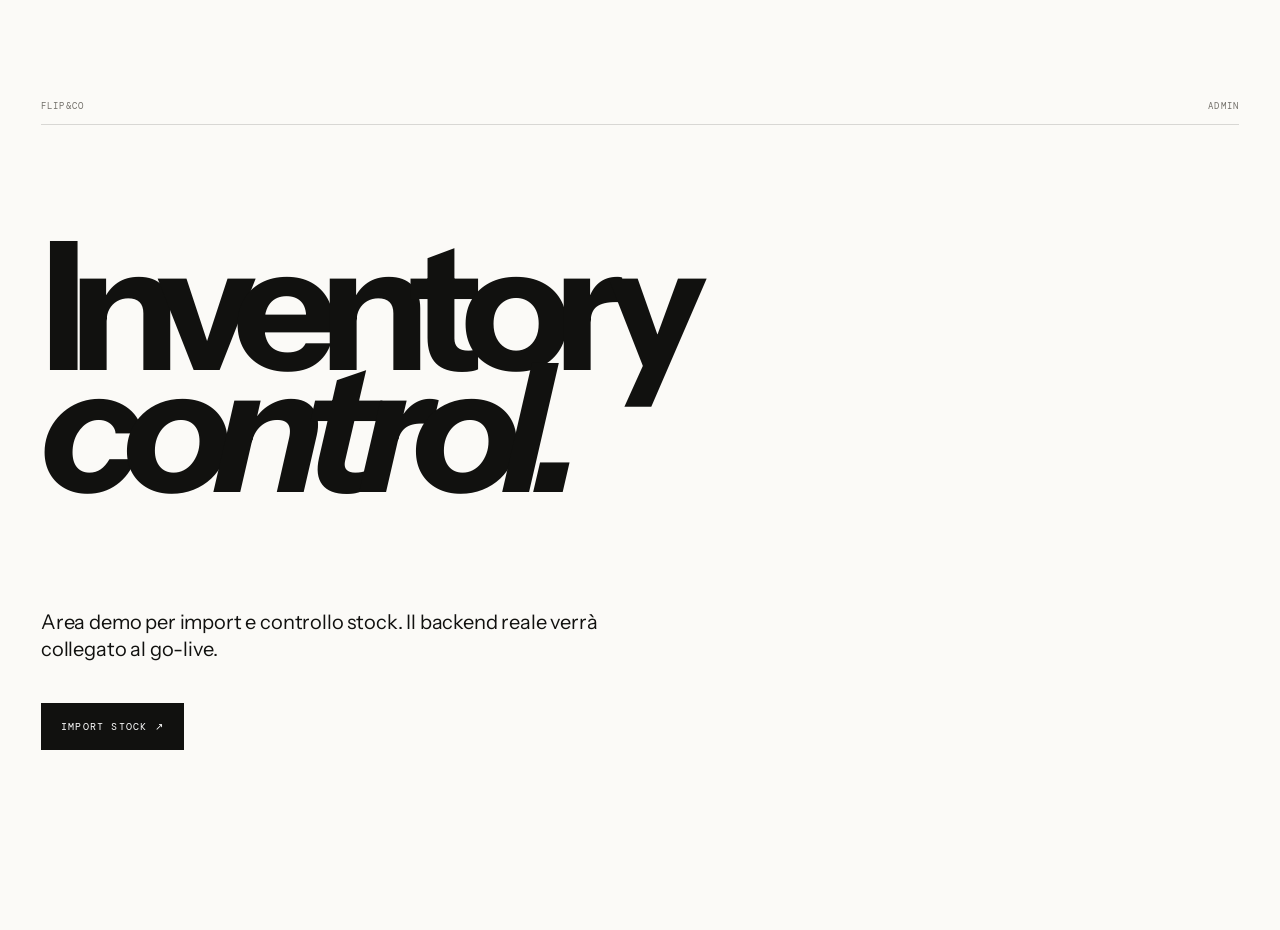
<file: admin/index.html>
<!doctype html><html lang="it"><head><meta charset="utf-8"><meta name="viewport" content="width=device-width,initial-scale=1"><title>Flip&Co Admin</title><link rel="stylesheet" href="../styles.css"></head><body><main class="admin wrap"><div class="section-line"><span>FLIP&CO</span><span>ADMIN</span></div><h1>Inventory<br><i>control.</i></h1><p>Area demo per import e controllo stock. Il backend reale verrà collegato al go-live.</p><a class="button dark" href="import.html">IMPORT STOCK ↗</a></main></body></html>
</file>
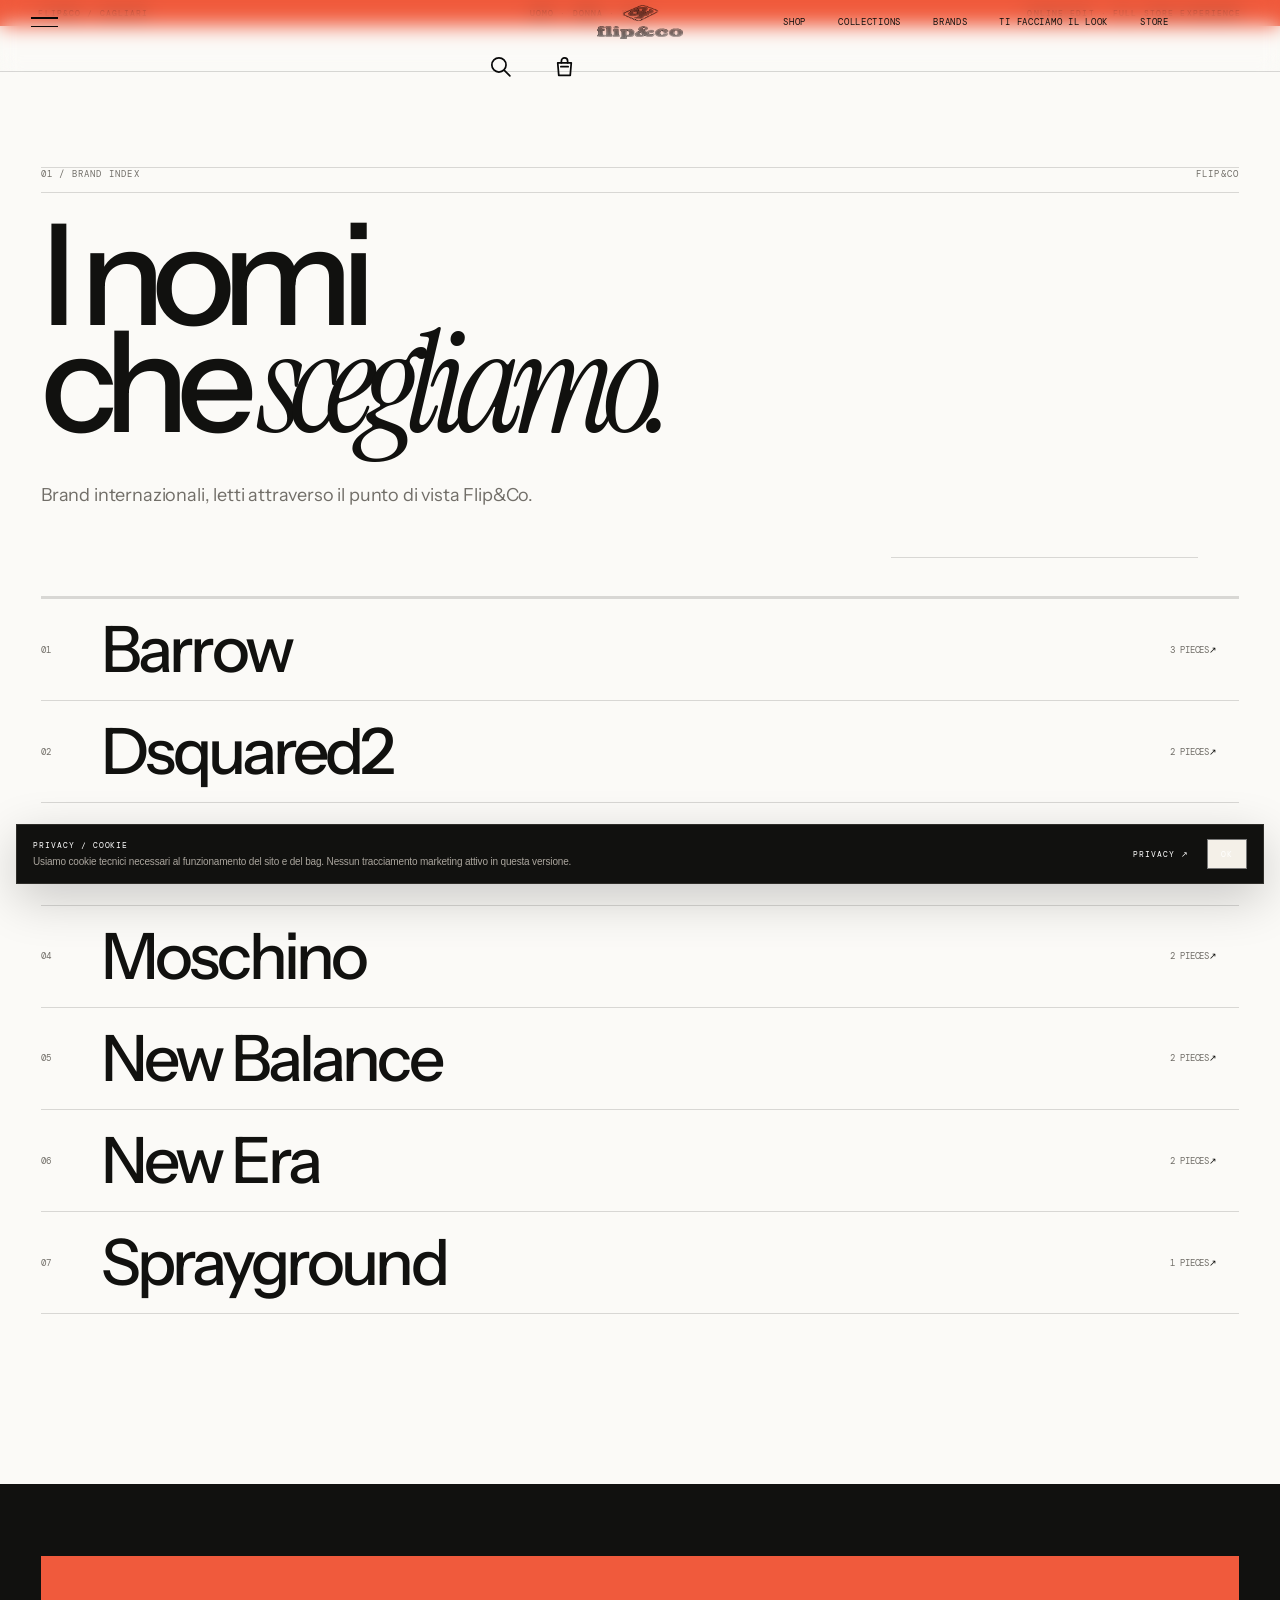
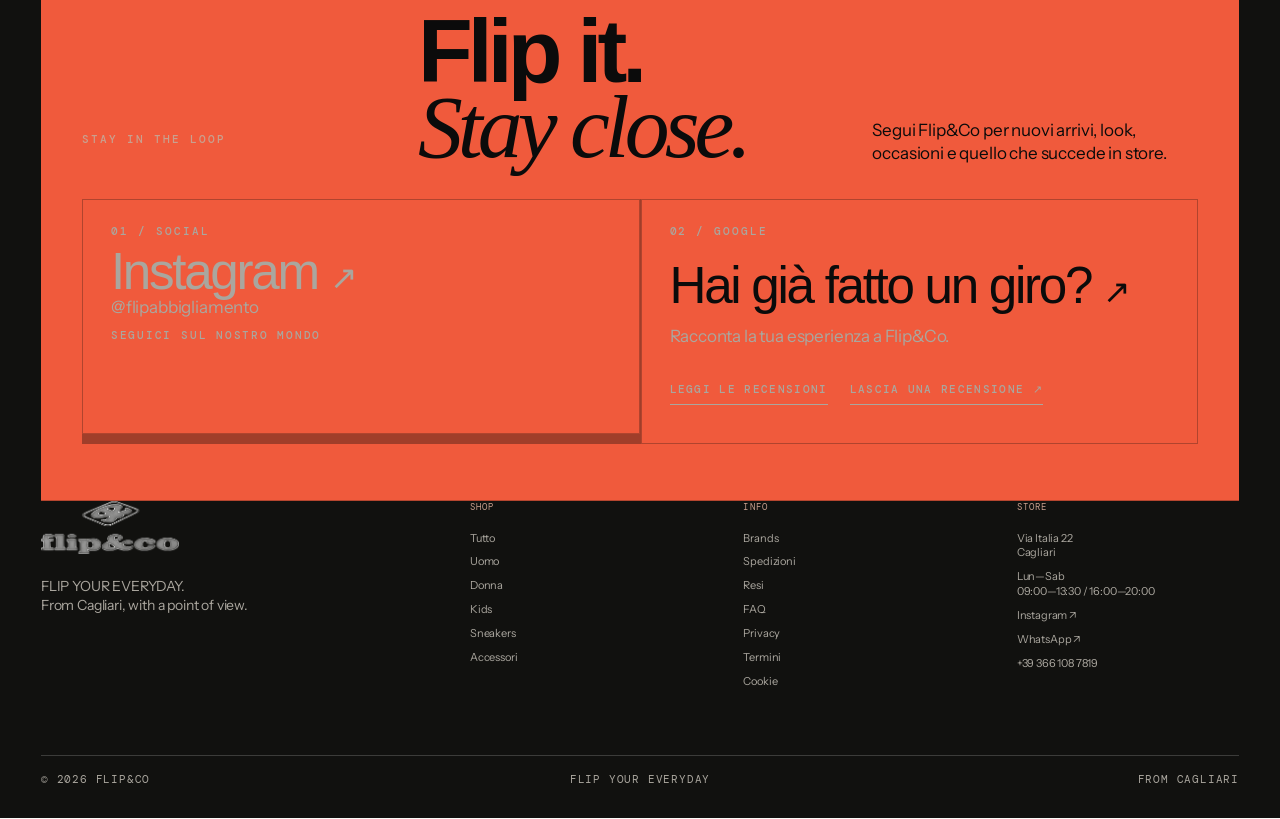
<file: brand.html>
<!DOCTYPE html>
<html lang="it"><head><meta charset="utf-8"/><meta content="width=device-width,initial-scale=1" name="viewport"/><title>Brands — Flip&amp;Co</title><link href="styles.css?v=52.6" rel="stylesheet"/><meta content="Scopri i brand selezionati da Flip&amp;Co e la loro presenza nell'Online Edit." name="description"/><meta content="#F4F1EA" name="theme-color"/></head><body><div id="siteHeader"></div><main><section class="page-hero wrap"><div class="section-line"><span>01 / BRAND INDEX</span><span>FLIP&amp;CO</span></div><h1>I nomi<br/>che <i>scegliamo.</i></h1><p>Brand internazionali, letti attraverso il punto di vista Flip&amp;Co.</p></section><section class="brands-page wrap" id="brands"></section></main><div id="siteFooter"></div><div id="cartRoot"></div><script src="js/data.js?v=52.6"></script><script src="js/commerce.js?v=52.6"></script><script src="js/site.js?v=55.0"></script><script src="js/brand.js?v=52.6"></script></body></html>
</file>
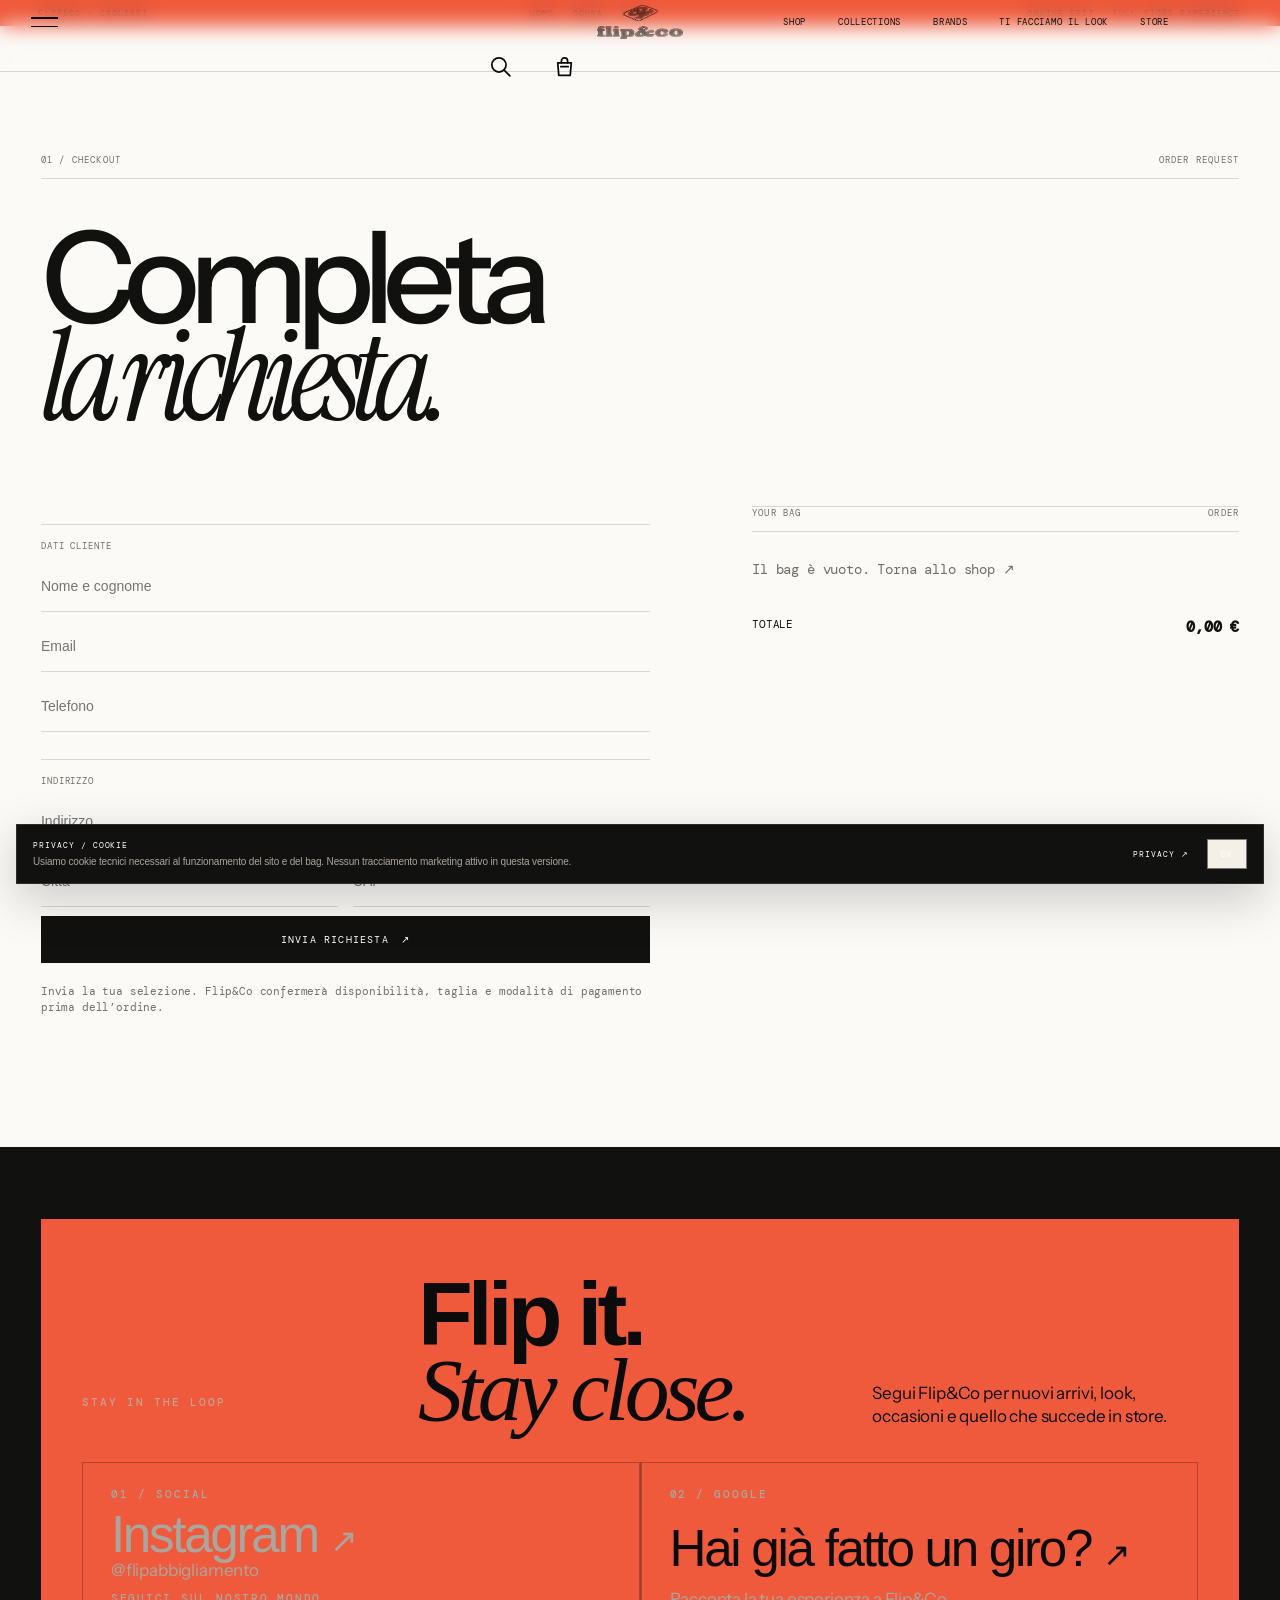
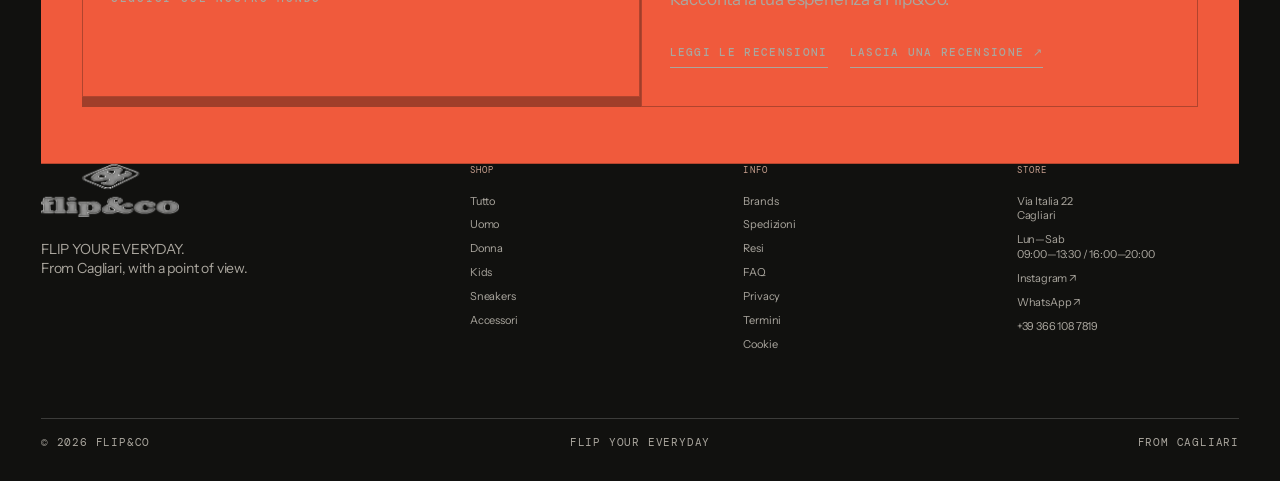
<file: checkout.html>
<!DOCTYPE html>
<html lang="it"><head><meta charset="utf-8"/><meta content="width=device-width,initial-scale=1" name="viewport"/><title>Checkout — Flip&amp;Co</title><link href="styles.css?v=52.6" rel="stylesheet"/><meta content="Invia la tua selezione a Flip&amp;Co e richiedi conferma di disponibilità e ordine." name="description"/><meta content="#F4F1EA" name="theme-color"/></head><body><div id="siteHeader"></div><main class="checkout wrap"><div class="section-line"><span>01 / CHECKOUT</span><span>ORDER REQUEST</span></div><h1>Completa<br/><i>la richiesta.</i></h1><div class="checkout-grid"><form class="form" id="checkoutForm"><label>DATI CLIENTE</label><input name="name" placeholder="Nome e cognome" required=""/><input name="email" placeholder="Email" required="" type="email"/><input name="phone" placeholder="Telefono"/><label>INDIRIZZO</label><input name="address" placeholder="Indirizzo" required=""/><div class="two"><input name="city" placeholder="Città" required=""/><input name="zip" placeholder="CAP" required=""/></div><button class="button dark full" type="submit">INVIA RICHIESTA <span>↗</span></button><p class="form-note">Invia la tua selezione. Flip&amp;Co confermerà disponibilità, taglia e modalità di pagamento prima dell’ordine.</p></form><aside class="order-summary"><div class="section-line"><span>YOUR BAG</span><span>ORDER</span></div><div id="checkoutItems"></div><div class="summary-total"><span>TOTALE</span><strong id="checkoutTotal">€ 0,00</strong></div></aside></div></main><div id="siteFooter"></div><div id="cartRoot"></div><script src="js/data.js?v=52.6"></script><script src="js/commerce.js?v=52.6"></script><script src="js/site.js?v=55.0"></script><script src="js/checkout.js?v=52.6"></script></body></html>
</file>
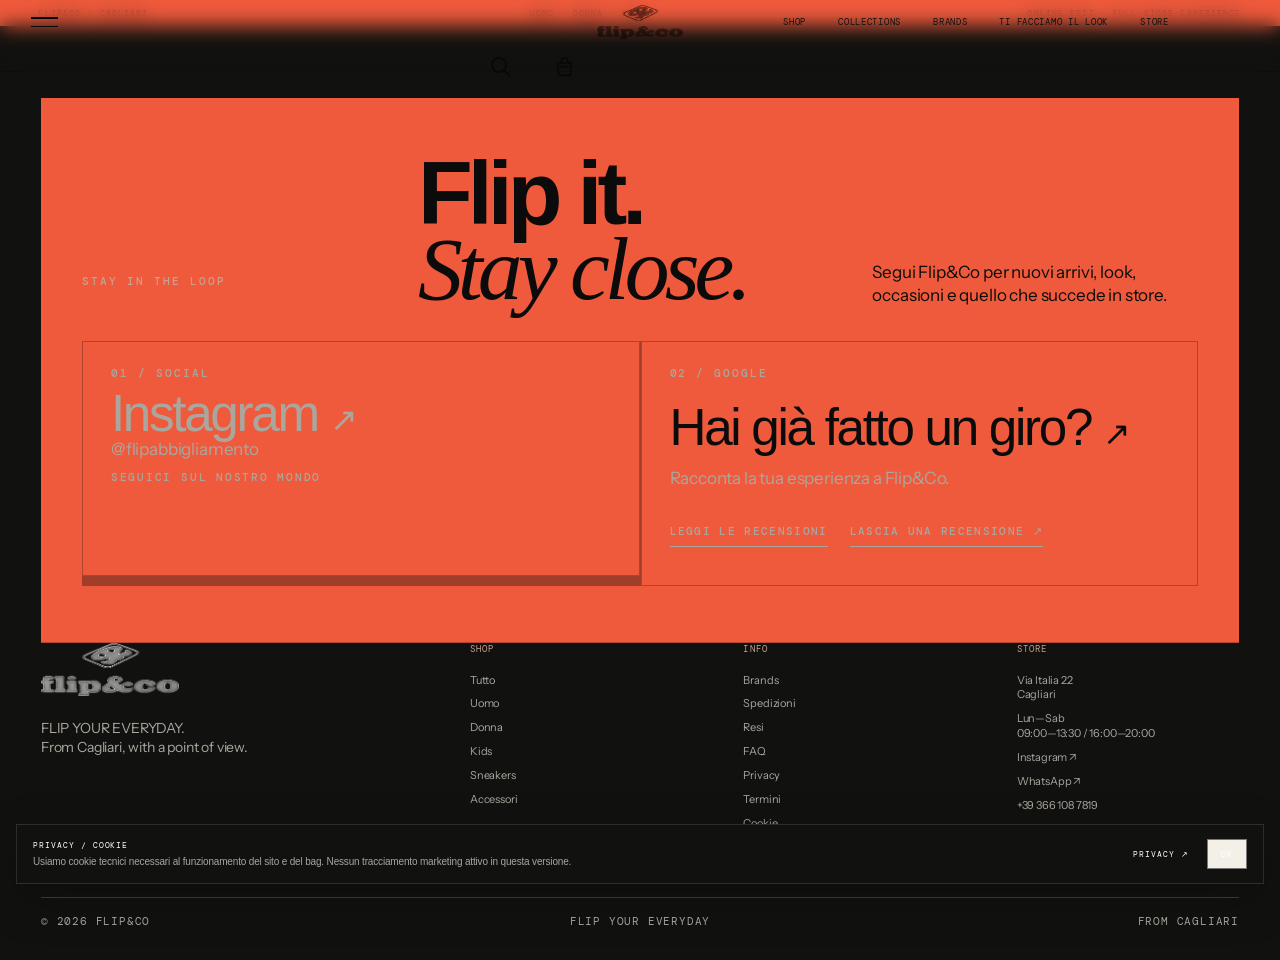
<file: collection.html>
<!DOCTYPE html>
<html lang="it"><head><meta charset="utf-8"/><meta content="width=device-width,initial-scale=1" name="viewport"/><title>Collection — Flip&amp;Co</title><link href="styles.css?v=52.6" rel="stylesheet"/><meta content="Scopri la selezione Flip&amp;Co della collection." name="description"/><meta content="#F4F1EA" name="theme-color"/></head><body><div id="siteHeader"></div><main id="collectionHero"></main><div id="siteFooter"></div><div id="cartRoot"></div><script src="js/data.js?v=52.6"></script><script src="js/commerce.js?v=52.6"></script><script src="js/site.js?v=55.0"></script><script src="js/collection.js?v=52.6"></script></body></html>
</file>
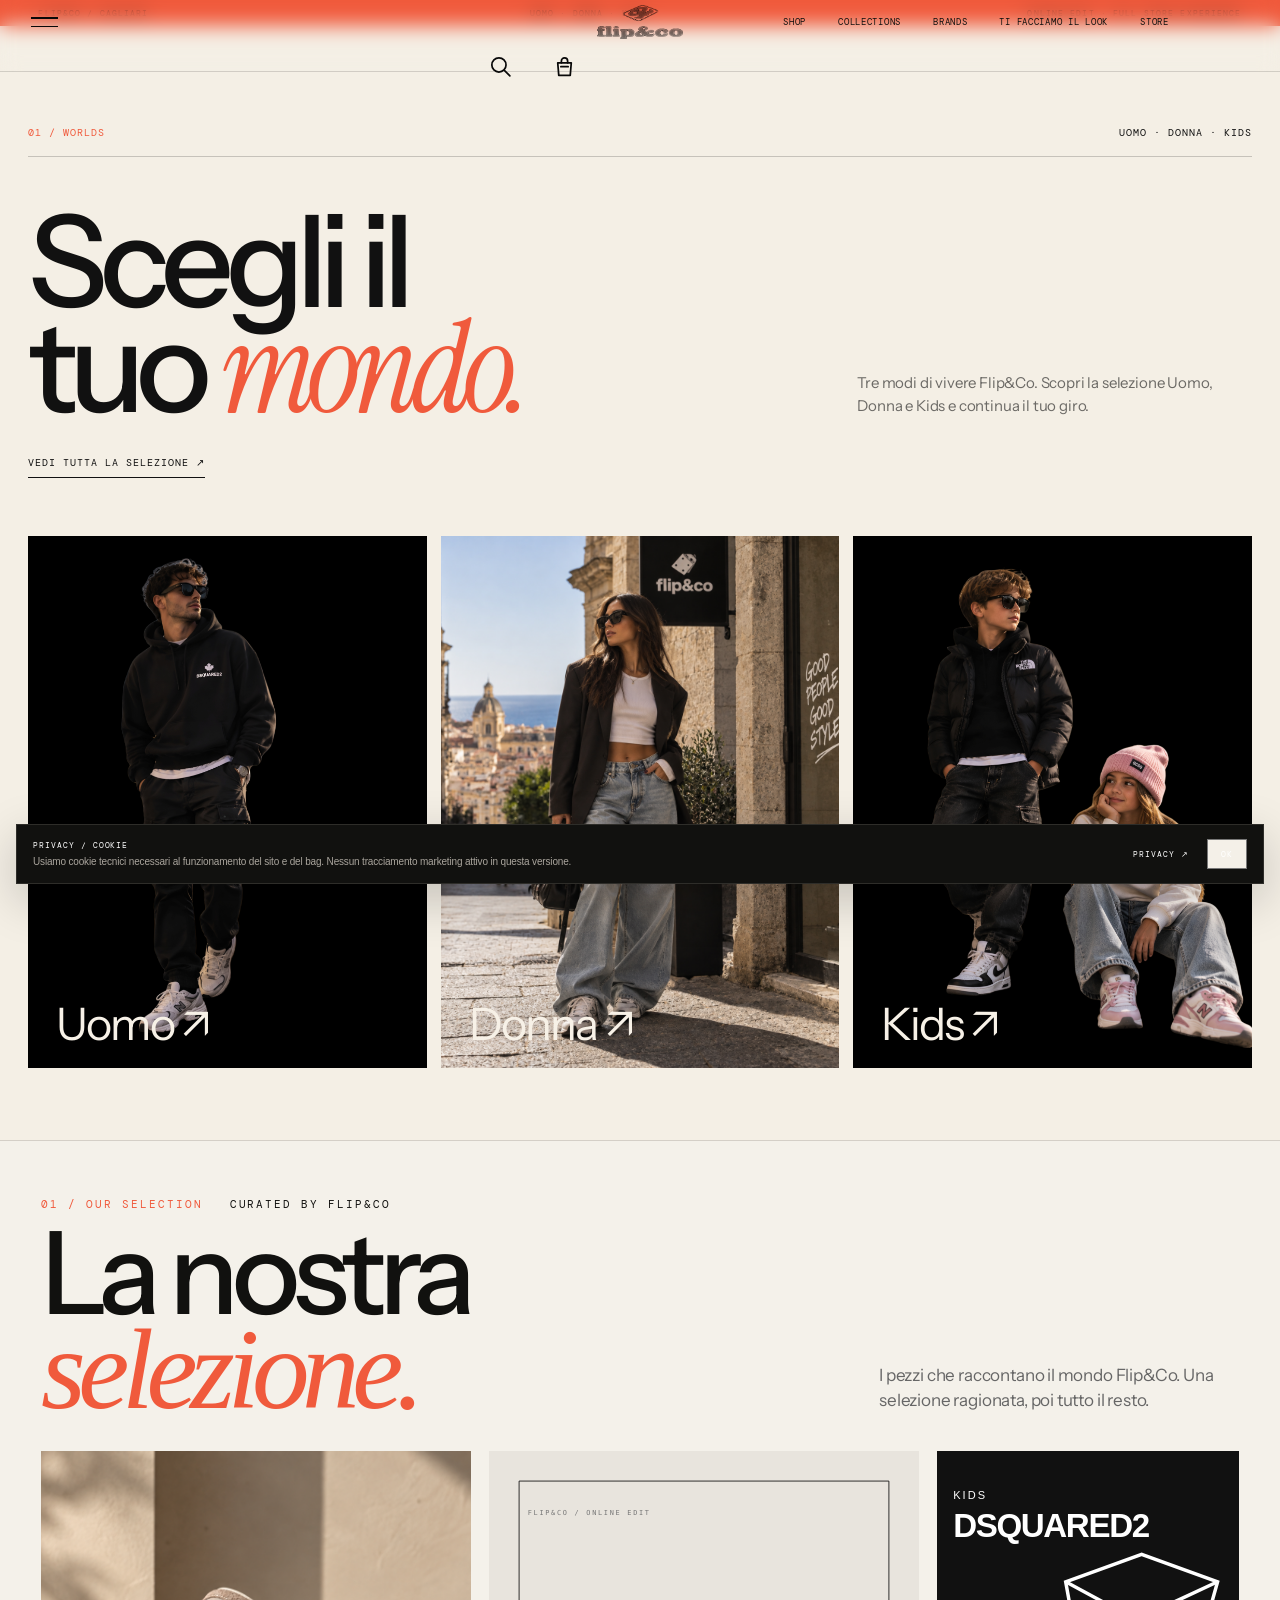
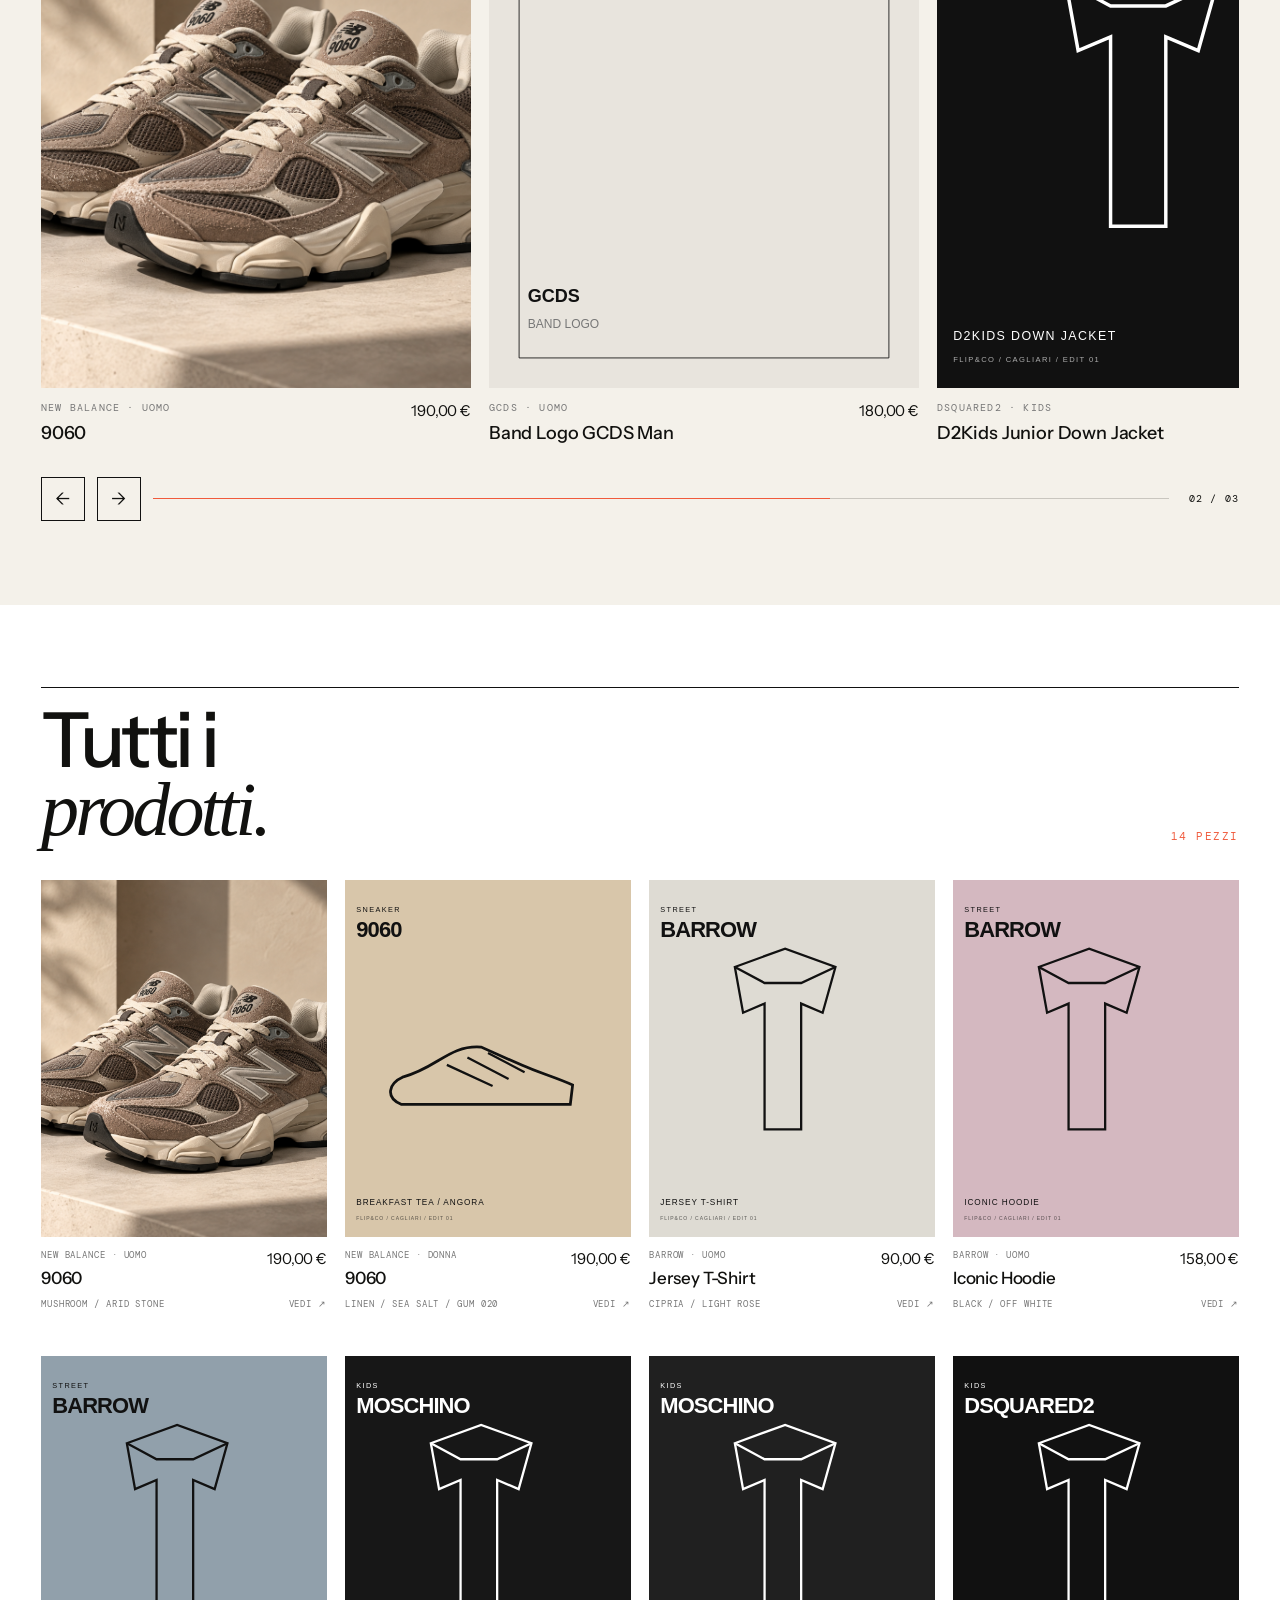
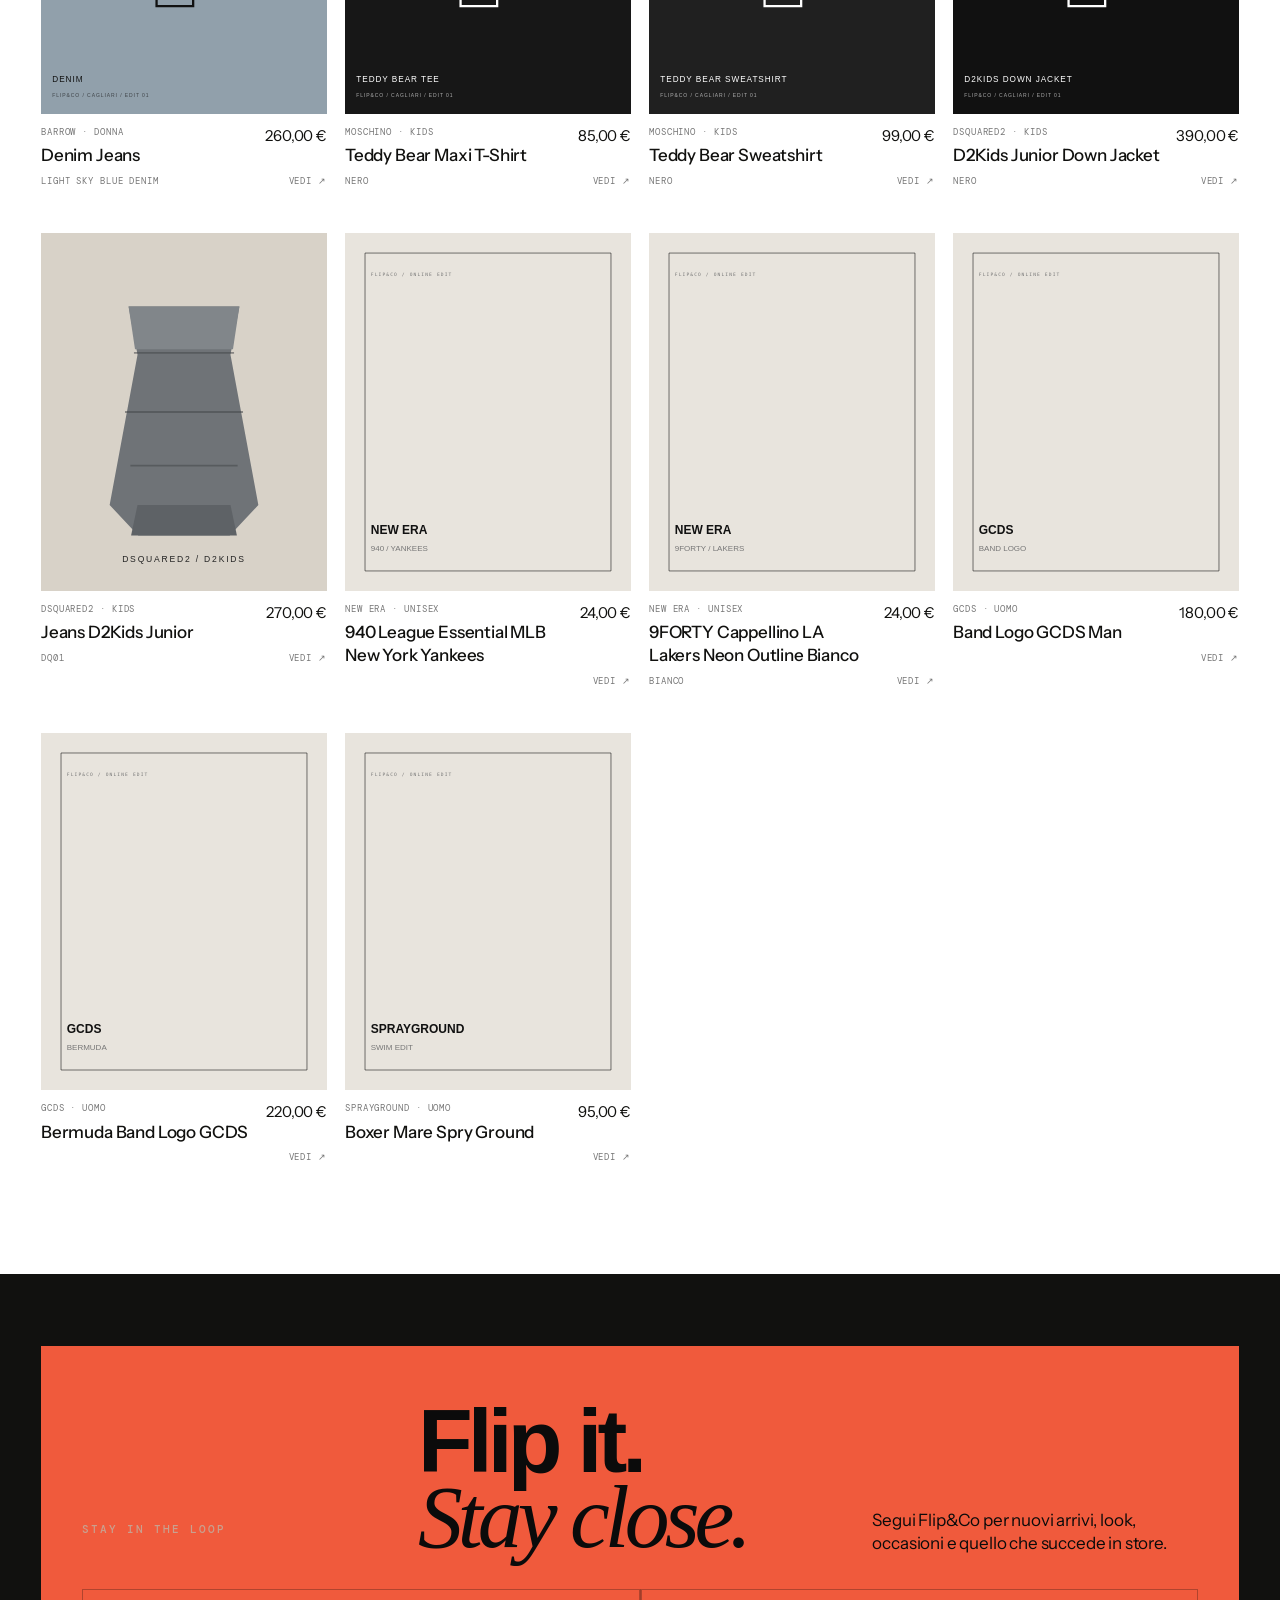
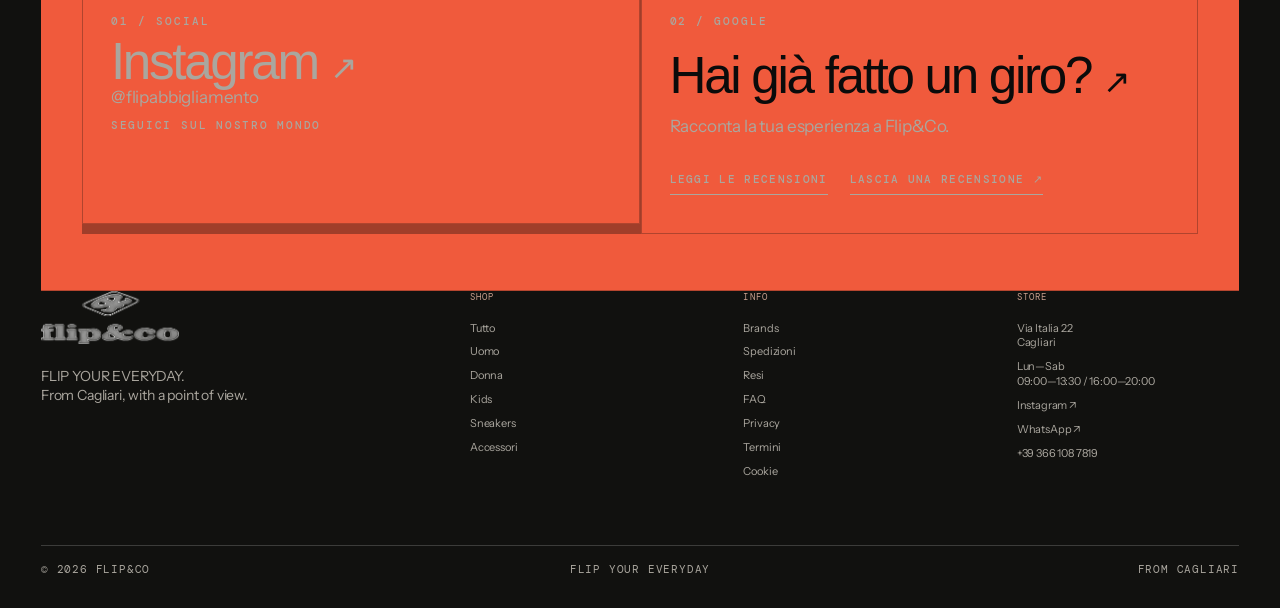
<file: collections.html>
<!DOCTYPE html>
<html lang="it">
<head>
<meta charset="utf-8"/>
<meta name="viewport" content="width=device-width,initial-scale=1"/>
<title>Collections — Flip&amp;Co</title>
<link href="styles.css?v=52.6" rel="stylesheet"/>
<meta content="La selezione Flip&amp;Co e tutti i prodotti disponibili online." name="description"/>
<meta content="#F4F1EA" name="theme-color"/>
<style>
  .c514-page{padding-bottom:0}
  .c514-selection{padding:56px 0 84px;background:#f4f1ea}
  .c514-head{display:flex;justify-content:space-between;gap:32px;align-items:flex-end;margin-bottom:34px}
  .c514-kicker{font-family:var(--mono,monospace);font-size:11px;letter-spacing:.18em;text-transform:uppercase;margin-bottom:14px}
  .c514-kicker span:first-child{color:#f05a3c}
  .c514-head h1{font-size:clamp(58px,9vw,126px);line-height:.82;letter-spacing:-.065em;margin:0;font-weight:500}
  .c514-head h1 em{font-family:var(--serif,Georgia,serif);font-weight:400;color:#f05a3c}
  .c514-head-copy{max-width:360px;font-size:17px;line-height:1.45;color:#666;margin-bottom:4px}
  .c514-carousel{position:relative}
  .c514-viewport{display:flex;gap:18px;overflow-x:auto;scroll-snap-type:x mandatory;scroll-behavior:smooth;padding:0 0 10px;scrollbar-width:none}
  .c514-viewport::-webkit-scrollbar{display:none}
  .c514-card{flex:0 0 min(72vw,430px);scroll-snap-align:start;color:inherit;text-decoration:none}
  .c514-image{position:relative;background:#ebe9e3;aspect-ratio:4/5;overflow:hidden}
  .c514-image img{width:100%;height:100%;object-fit:cover;display:block}
  .c514-meta{display:flex;justify-content:space-between;gap:16px;padding-top:13px;font-size:15px}
  .c514-meta small{display:block;font-family:var(--mono,monospace);font-size:10px;letter-spacing:.12em;text-transform:uppercase;color:#777;margin-bottom:6px}
  .c514-meta strong{font-size:18px;font-weight:500}
  .c514-price{white-space:nowrap}
  .c514-controls{display:flex;align-items:center;gap:12px;margin-top:22px}
  .c514-arrow{width:44px;height:44px;border:1px solid #111;background:transparent;font-size:18px;cursor:pointer}
  .c514-progress{height:1px;background:#c9c6bf;flex:1;position:relative}
  .c514-progress i{position:absolute;left:0;top:0;height:1px;background:#f05a3c;width:25%;transition:width .25s}
  .c514-index{font-family:var(--mono,monospace);font-size:10px;letter-spacing:.12em;min-width:58px;text-align:right}
  .c514-all{padding:82px 0 110px;background:#fff}
  .c514-all-head{display:flex;justify-content:space-between;align-items:flex-end;border-top:1px solid #111;padding-top:18px;margin-bottom:36px}
  .c514-all-head h2{font-size:clamp(38px,6vw,76px);line-height:.9;letter-spacing:-.05em;margin:0;font-weight:500}
  .c514-all-head h2 em{font-family:var(--serif,Georgia,serif);font-weight:400}
  .c514-count{font-family:var(--mono,monospace);font-size:11px;letter-spacing:.14em;color:#f05a3c}
  .c514-grid{display:grid;grid-template-columns:repeat(4,minmax(0,1fr));gap:46px 18px}
  .c514-product{color:inherit;text-decoration:none;min-width:0}
  .c514-product-image{background:#eee;aspect-ratio:4/5;overflow:hidden;position:relative}
  .c514-product-image img{width:100%;height:100%;object-fit:cover;display:block;transition:transform .5s ease}
  .c514-product:hover .c514-product-image img{transform:scale(1.025)}
  .c514-product-meta{padding-top:12px;display:flex;justify-content:space-between;gap:10px}
  .c514-product-meta small{display:block;font-family:var(--mono,monospace);font-size:9px;letter-spacing:.1em;text-transform:uppercase;color:#777;margin-bottom:6px}
  .c514-product-meta b{display:block;font-size:17px;font-weight:500}
  .c514-product-price{white-space:nowrap;font-size:15px}
  .c514-product-foot{display:flex;justify-content:space-between;margin-top:8px;font-family:var(--mono,monospace);font-size:9px;letter-spacing:.1em;text-transform:uppercase;color:#777}
  @media(max-width:760px){
    .c514-selection{padding:38px 0 62px}
    .c514-head{display:block;margin-bottom:24px}
    .c514-head h1{font-size:62px}
    .c514-head-copy{margin-top:18px;font-size:16px}
    .c514-card{flex-basis:78vw}
    .c514-all{padding:62px 0 76px}
    .c514-all-head{margin-bottom:24px}
    .c514-grid{grid-template-columns:repeat(2,minmax(0,1fr));gap:34px 14px}
    .c514-product-meta{display:block}
    .c514-product-price{margin-top:8px}
  }
</style>
</head>
<body>
<div id="siteHeader"></div>
<main class="c514-page">
<section class="f53-worlds">
  <div class="f53-worlds-inner">
    <div class="f53-worlds-label"><span>01 / WORLDS</span><span>UOMO · DONNA · KIDS</span></div>
    <div class="f53-worlds-heading">
      <h1>Scegli il<br/>tuo <em>mondo.</em></h1>
      <p>Tre modi di vivere Flip&amp;Co. Scopri la selezione Uomo, Donna e Kids e continua il tuo giro.</p>
    </div>
    <a class="f53-worlds-link" href="shop.html">VEDI TUTTA LA SELEZIONE ↗</a>
    <div class="f53-worlds-grid">
      <a class="f53-world-card" href="shop.html?category=Uomo">
        <div class="f53-world-media"><img src="assets/editorial/home/flipco-uomo.jpg" alt="Flip&Co Uomo" loading="lazy"><span>Uomo ↗</span></div>
      </a>
      <a class="f53-world-card" href="shop.html?category=Donna">
        <div class="f53-world-media"><img src="assets/editorial/home/flipco-donna.jpg" alt="Flip&Co Donna" loading="lazy"><span>Donna ↗</span></div>
      </a>
      <a class="f53-world-card" href="shop.html?category=Kids">
        <div class="f53-world-media"><img src="assets/editorial/home/flipco-kids.jpg" alt="Flip&Co Kids" loading="lazy"><span>Kids ↗</span></div>
      </a>
    </div>
  </div>
</section>

<section class="c514-selection" id="selection">
  <div class="wrap">
    <div class="c514-head">
      <div>
        <div class="c514-kicker"><span>01 / OUR SELECTION</span><span> &nbsp; CURATED BY FLIP&amp;CO</span></div>
        <h1>La nostra<br/><em>selezione.</em></h1>
      </div>
      <p class="c514-head-copy">I pezzi che raccontano il mondo Flip&amp;Co. Una selezione ragionata, poi tutto il resto.</p>
    </div>
    <div class="c514-carousel">
      <div class="c514-viewport" id="selectionViewport" aria-label="La nostra selezione"></div>
      <div class="c514-controls">
        <button class="c514-arrow" id="selectionPrev" type="button" aria-label="Precedente">←</button>
        <button class="c514-arrow" id="selectionNext" type="button" aria-label="Successivo">→</button>
        <div class="c514-progress"><i id="selectionProgress"></i></div>
        <span class="c514-index" id="selectionIndex">01 / 04</span>
      </div>
    </div>
  </div>
</section>

<section class="c514-all" id="all-products">
  <div class="wrap">
    <div class="c514-all-head">
      <h2>Tutti i<br/><em>prodotti.</em></h2>
      <span class="c514-count" id="allCount">00 PEZZI</span>
    </div>
    <div class="c514-grid" id="allProducts"></div>
  </div>
</section>
</main>
<div id="siteFooter"></div>
<div id="cartRoot"></div>
<script src="js/data.js?v=52.6"></script>
<script src="js/commerce.js?v=52.6"></script>
<script src="js/site.js?v=55.0"></script>
<script src="js/collections.js?v=52.6"></script>
</body>
</html>
</file>
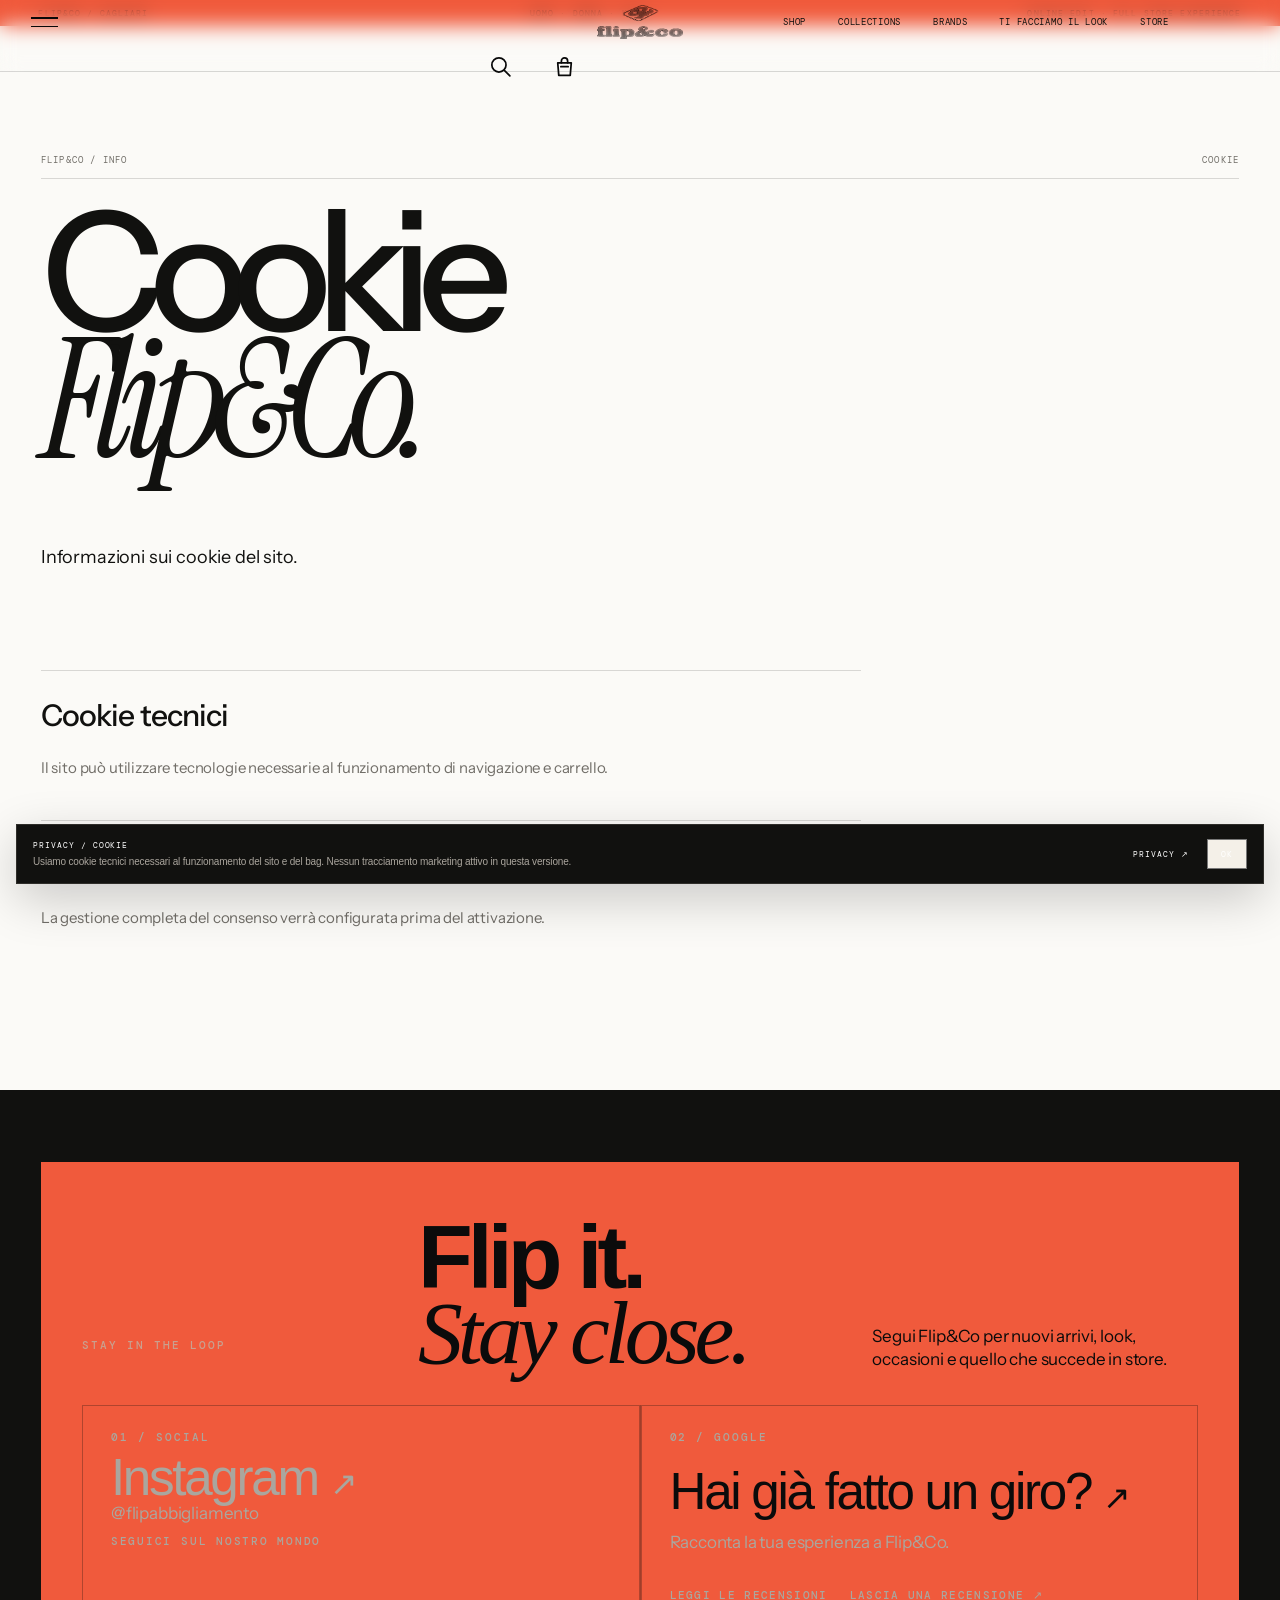
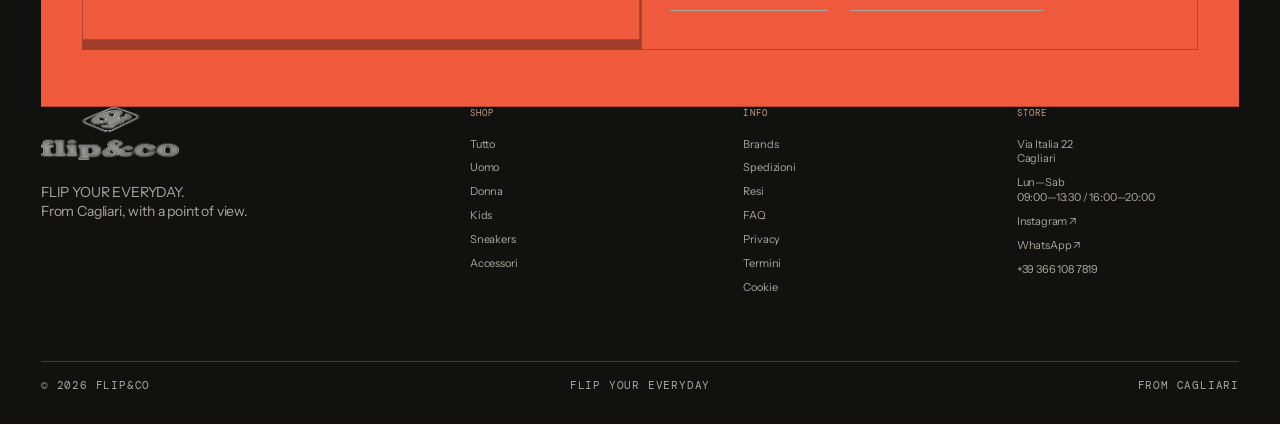
<file: cookies.html>
<!DOCTYPE html>
<html lang="it"><head><meta charset="utf-8"/><meta content="width=device-width,initial-scale=1" name="viewport"/><title>Cookie — Flip&amp;Co</title><link href="styles.css?v=52.6" rel="stylesheet"/><meta content="Informazioni sui cookie utilizzati da Flip&amp;Co." name="description"/><meta content="#F4F1EA" name="theme-color"/></head><body><div id="siteHeader"></div><main class="legal wrap"><div class="section-line"><span>FLIP&amp;CO / INFO</span><span>COOKIE</span></div><h1>Cookie<br/><i>Flip&amp;Co.</i></h1><p class="legal-intro">Informazioni sui cookie del sito.</p><div class="legal-body"><section><h2>Cookie tecnici</h2><p>Il sito può utilizzare tecnologie necessarie al funzionamento di navigazione e carrello.</p></section><section><h2>Preferenze</h2><p>La gestione completa del consenso verrà configurata prima del attivazione.</p></section></div></main><div id="siteFooter"></div><div id="cartRoot"></div><script src="js/data.js?v=52.6"></script><script src="js/commerce.js?v=52.6"></script><script src="js/site.js?v=55.0"></script></body></html>
</file>
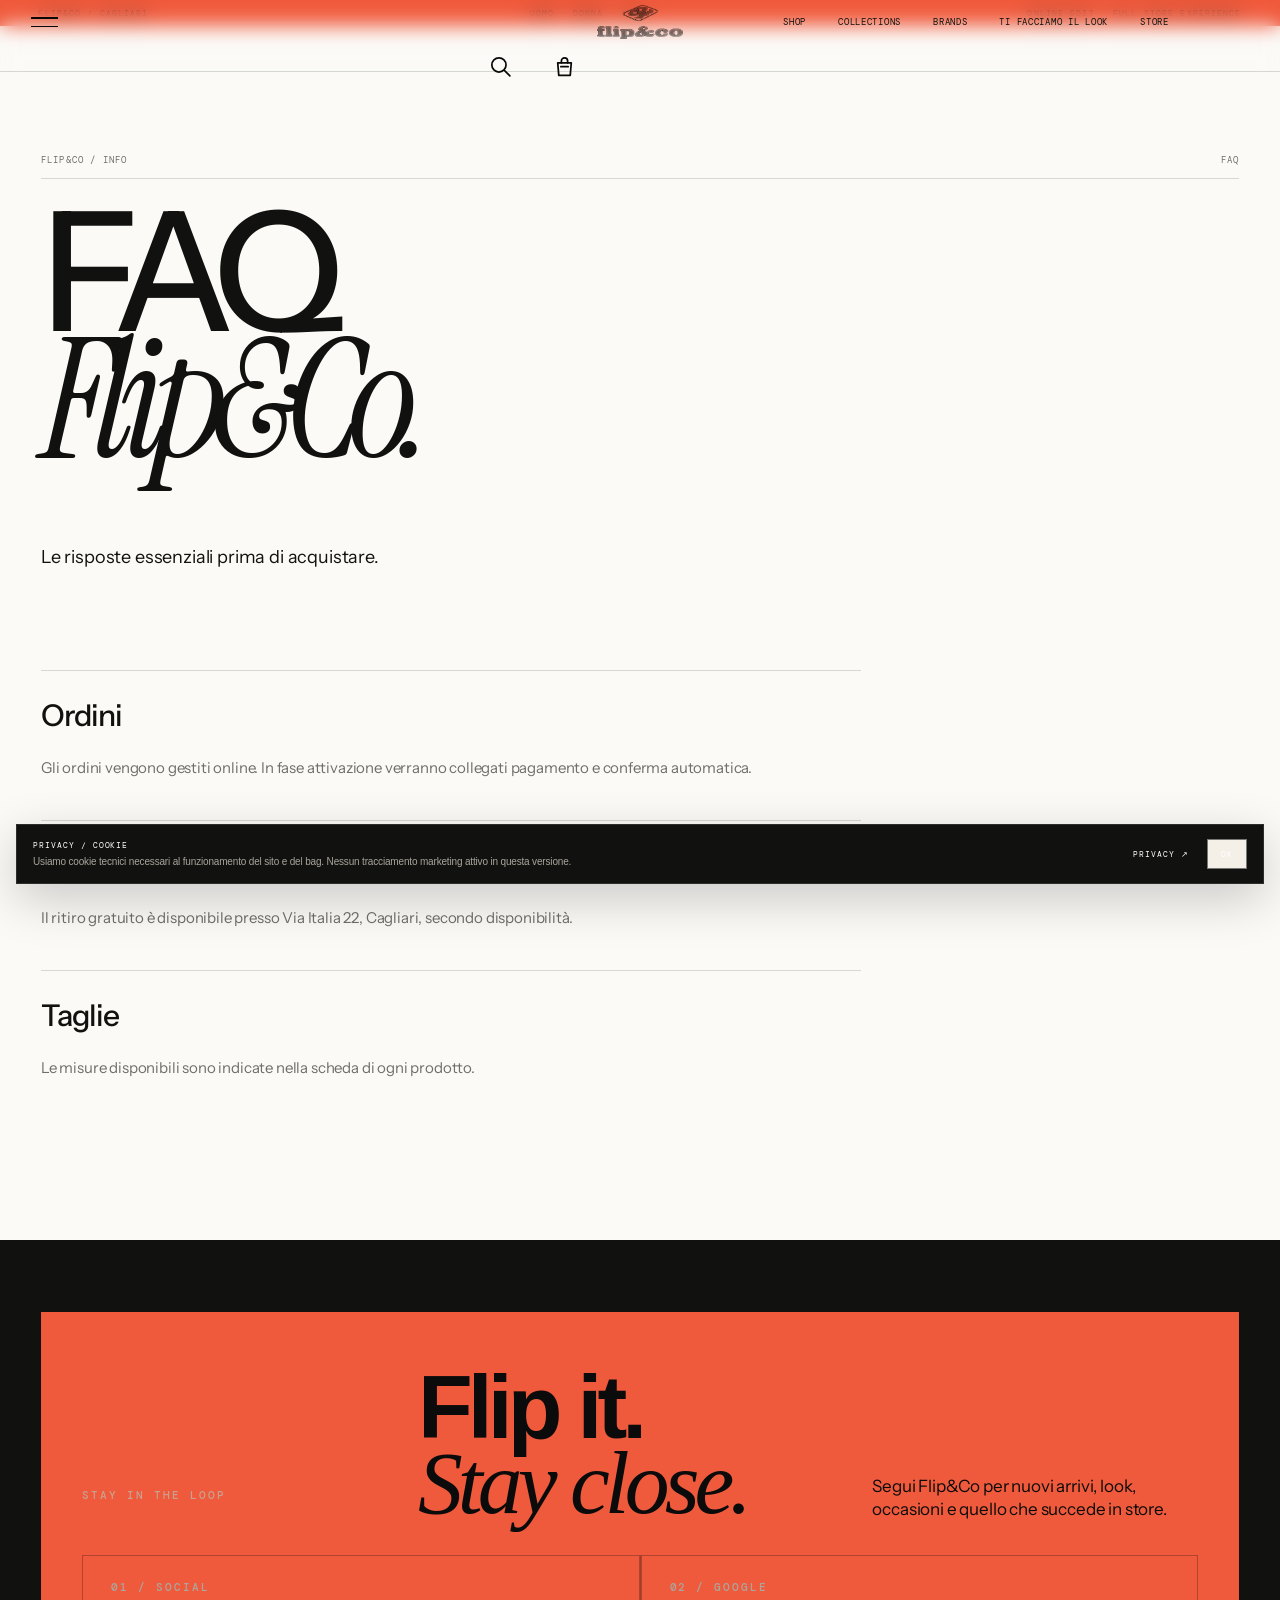
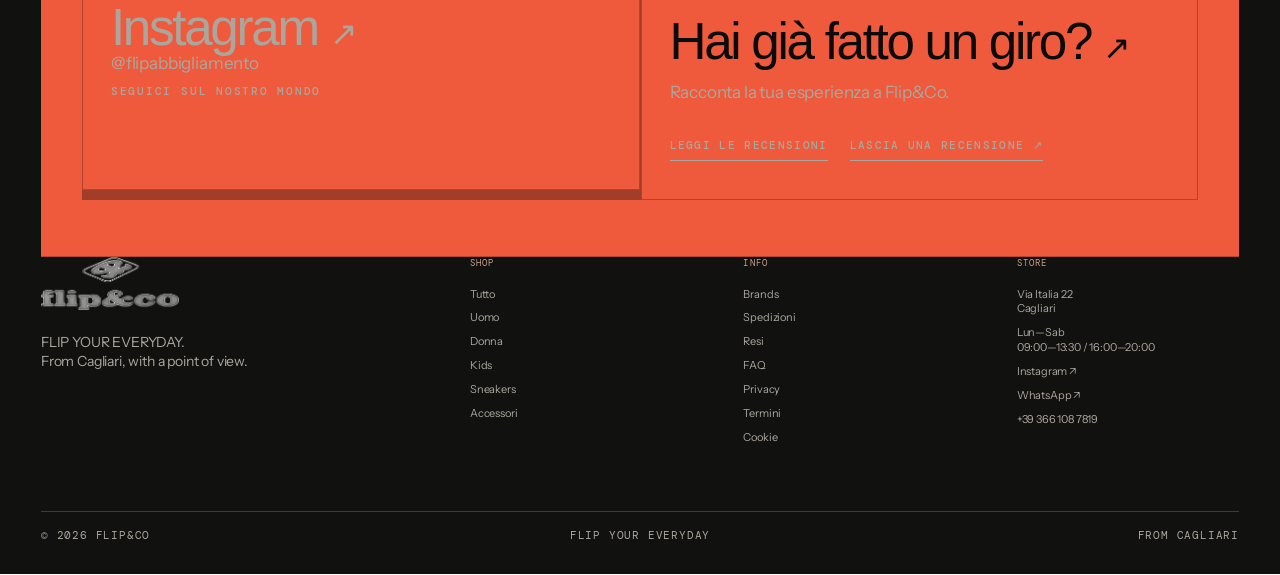
<file: faq.html>
<!DOCTYPE html>
<html lang="it"><head><meta charset="utf-8"/><meta content="width=device-width,initial-scale=1" name="viewport"/><title>FAQ — Flip&amp;Co</title><link href="styles.css?v=52.6" rel="stylesheet"/><meta content="FAQ Flip&amp;Co: ordini, disponibilità, store, spedizioni e assistenza." name="description"/><meta content="#F4F1EA" name="theme-color"/></head><body><div id="siteHeader"></div><main class="legal wrap"><div class="section-line"><span>FLIP&amp;CO / INFO</span><span>FAQ</span></div><h1>FAQ<br/><i>Flip&amp;Co.</i></h1><p class="legal-intro">Le risposte essenziali prima di acquistare.</p><div class="legal-body"><section><h2>Ordini</h2><p>Gli ordini vengono gestiti online. In fase attivazione verranno collegati pagamento e conferma automatica.</p></section><section><h2>Ritiro in store</h2><p>Il ritiro gratuito è disponibile presso Via Italia 22, Cagliari, secondo disponibilità.</p></section><section><h2>Taglie</h2><p>Le misure disponibili sono indicate nella scheda di ogni prodotto.</p></section></div></main><div id="siteFooter"></div><div id="cartRoot"></div><script src="js/data.js?v=52.6"></script><script src="js/commerce.js?v=52.6"></script><script src="js/site.js?v=55.0"></script></body></html>
</file>
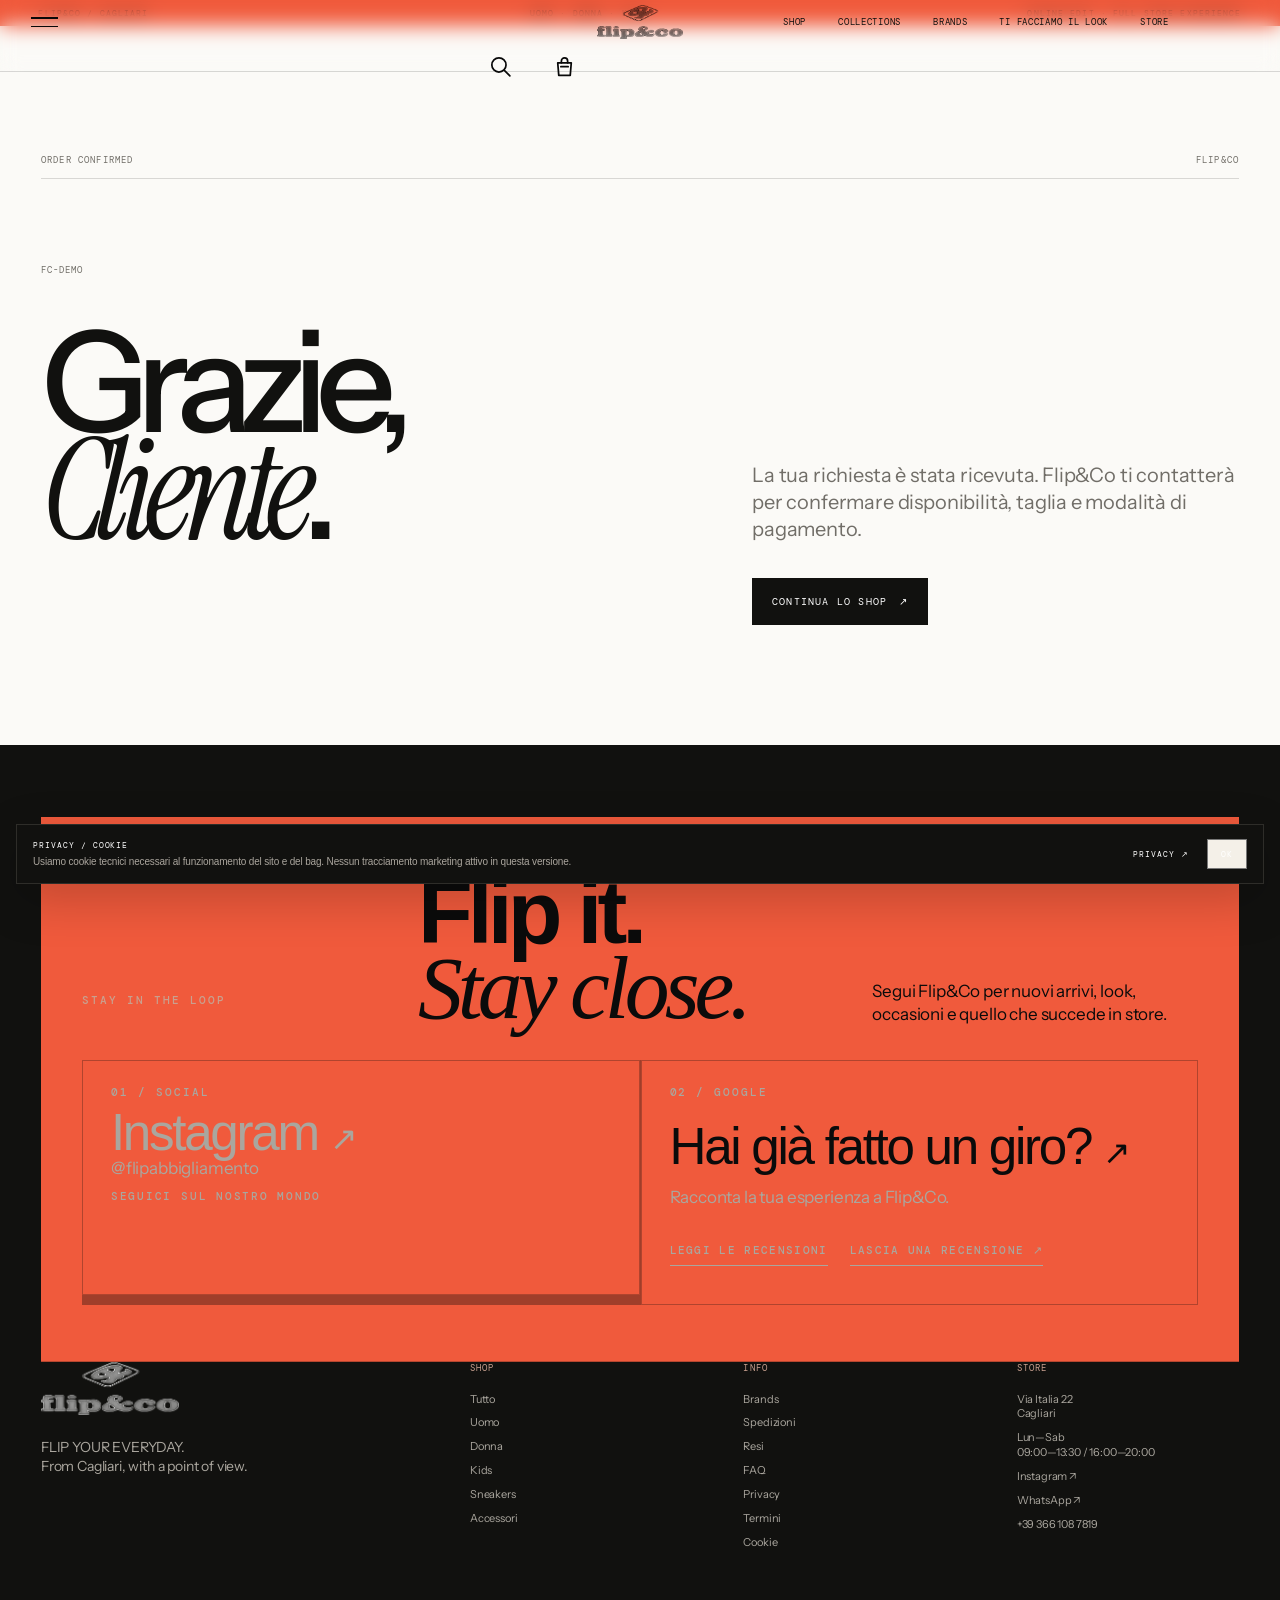
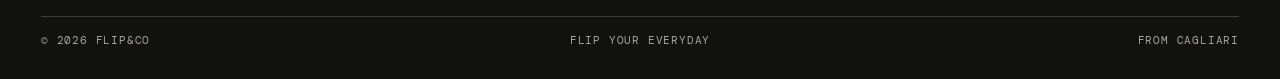
<file: order-confirmation.html>
<!DOCTYPE html>
<html lang="it"><head><meta charset="utf-8"/><meta content="width=device-width,initial-scale=1" name="viewport"/><title>Ordine — Flip&amp;Co</title><link href="styles.css?v=52.6" rel="stylesheet"/><meta content="La tua richiesta è stata ricevuta da Flip&amp;Co." name="description"/><meta content="#F4F1EA" name="theme-color"/></head><body><div id="siteHeader"></div><main class="confirmation wrap"><div class="section-line"><span>ORDER CONFIRMED</span><span>FLIP&amp;CO</span></div><div class="confirm-grid"><div><span class="confirm-number" id="orderNumber">FC-DEMO</span><h1>Grazie,<br/><i id="orderName">Cliente</i>.</h1></div><div><p>La tua richiesta è stata ricevuta. Flip&amp;Co ti contatterà per confermare disponibilità, taglia e modalità di pagamento.</p><a class="button dark" href="shop.html">CONTINUA LO SHOP <span>↗</span></a></div></div></main><div id="siteFooter"></div><div id="cartRoot"></div><script src="js/data.js?v=52.6"></script><script src="js/commerce.js?v=52.6"></script><script src="js/site.js?v=55.0"></script><script src="js/confirmation.js?v=52.6"></script></body></html>
</file>
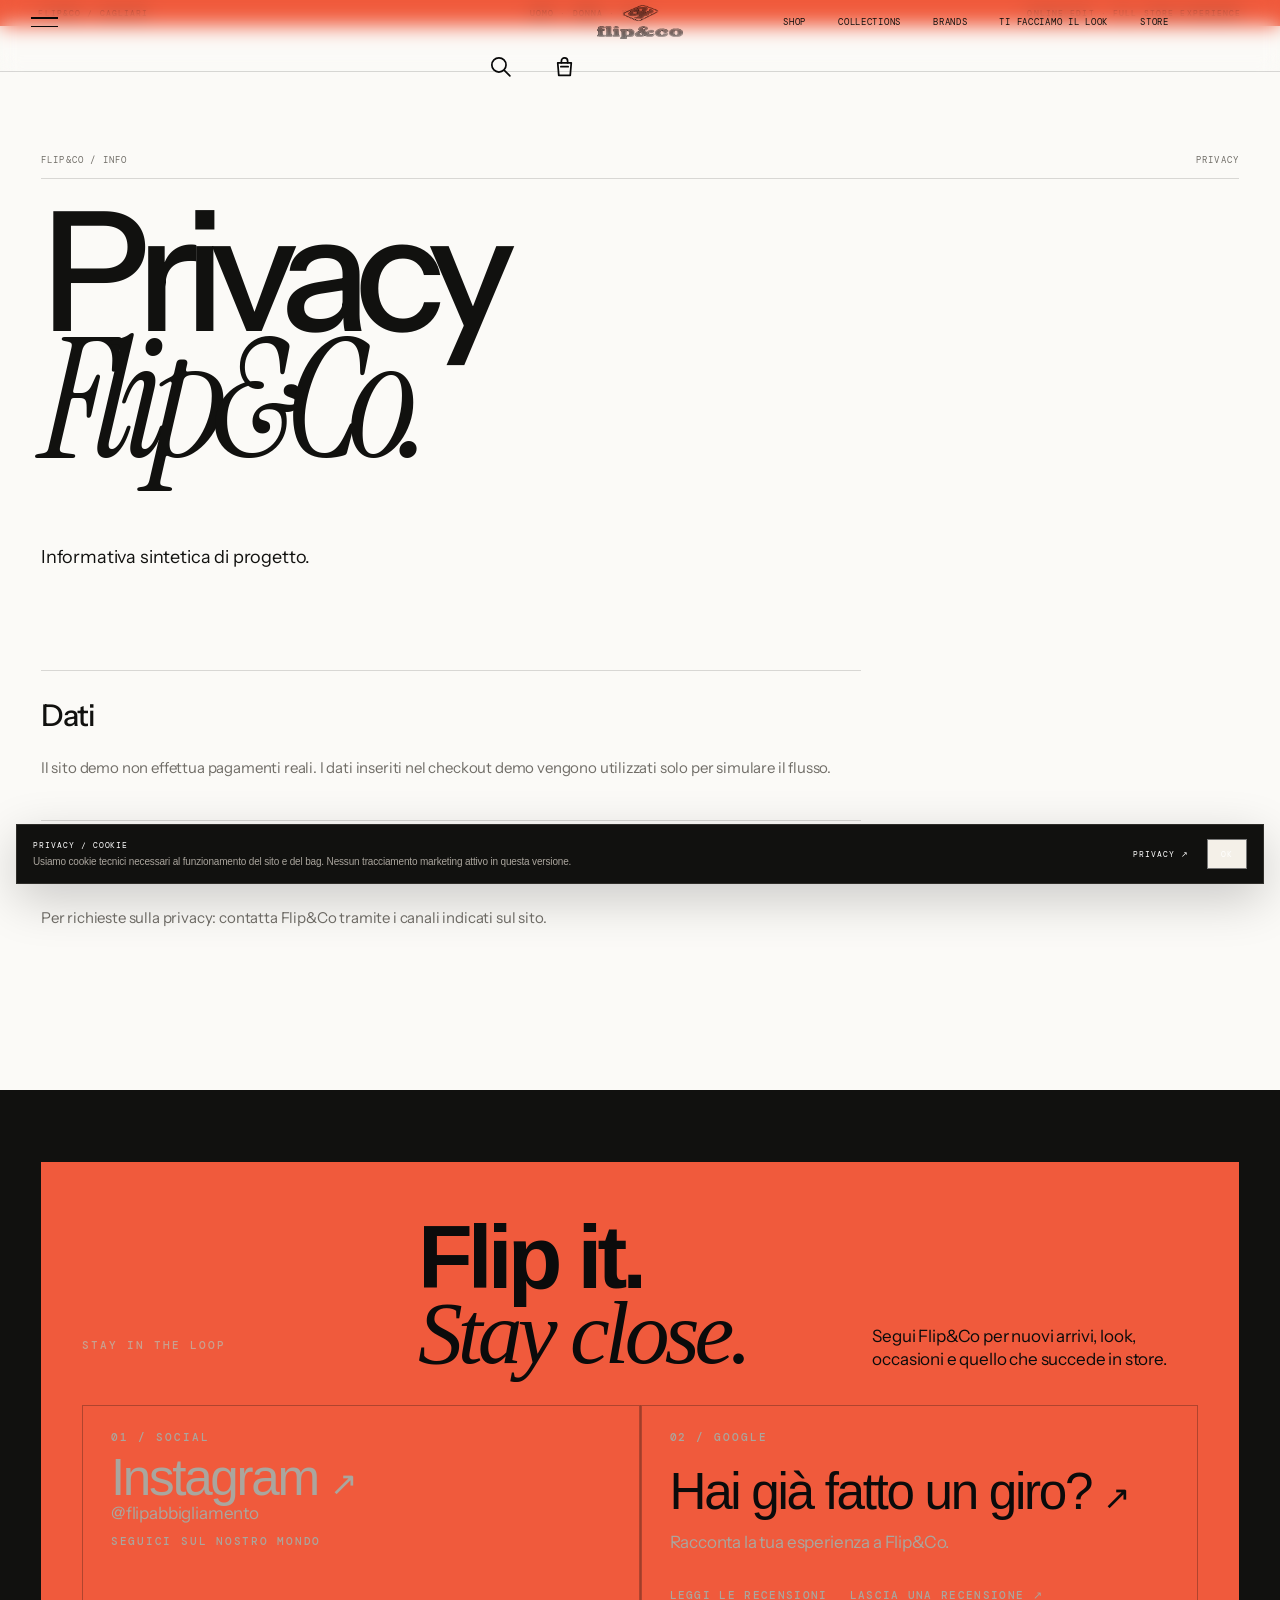
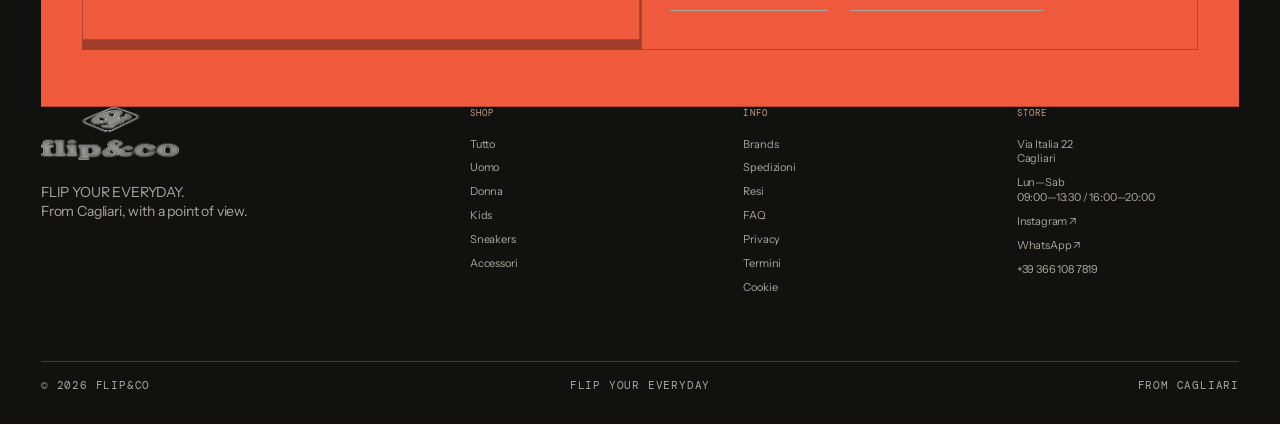
<file: privacy.html>
<!DOCTYPE html>
<html lang="it"><head><meta charset="utf-8"/><meta content="width=device-width,initial-scale=1" name="viewport"/><title>Privacy — Flip&amp;Co</title><link href="styles.css?v=52.6" rel="stylesheet"/><meta content="Informativa privacy di Flip&amp;Co." name="description"/><meta content="#F4F1EA" name="theme-color"/></head><body><div id="siteHeader"></div><main class="legal wrap"><div class="section-line"><span>FLIP&amp;CO / INFO</span><span>PRIVACY</span></div><h1>Privacy<br/><i>Flip&amp;Co.</i></h1><p class="legal-intro">Informativa sintetica di progetto.</p><div class="legal-body"><section><h2>Dati</h2><p>Il sito demo non effettua pagamenti reali. I dati inseriti nel checkout demo vengono utilizzati solo per simulare il flusso.</p></section><section><h2>Contatti</h2><p>Per richieste sulla privacy: contatta Flip&amp;Co tramite i canali indicati sul sito.</p></section></div></main><div id="siteFooter"></div><div id="cartRoot"></div><script src="js/data.js?v=52.6"></script><script src="js/commerce.js?v=52.6"></script><script src="js/site.js?v=55.0"></script></body></html>
</file>
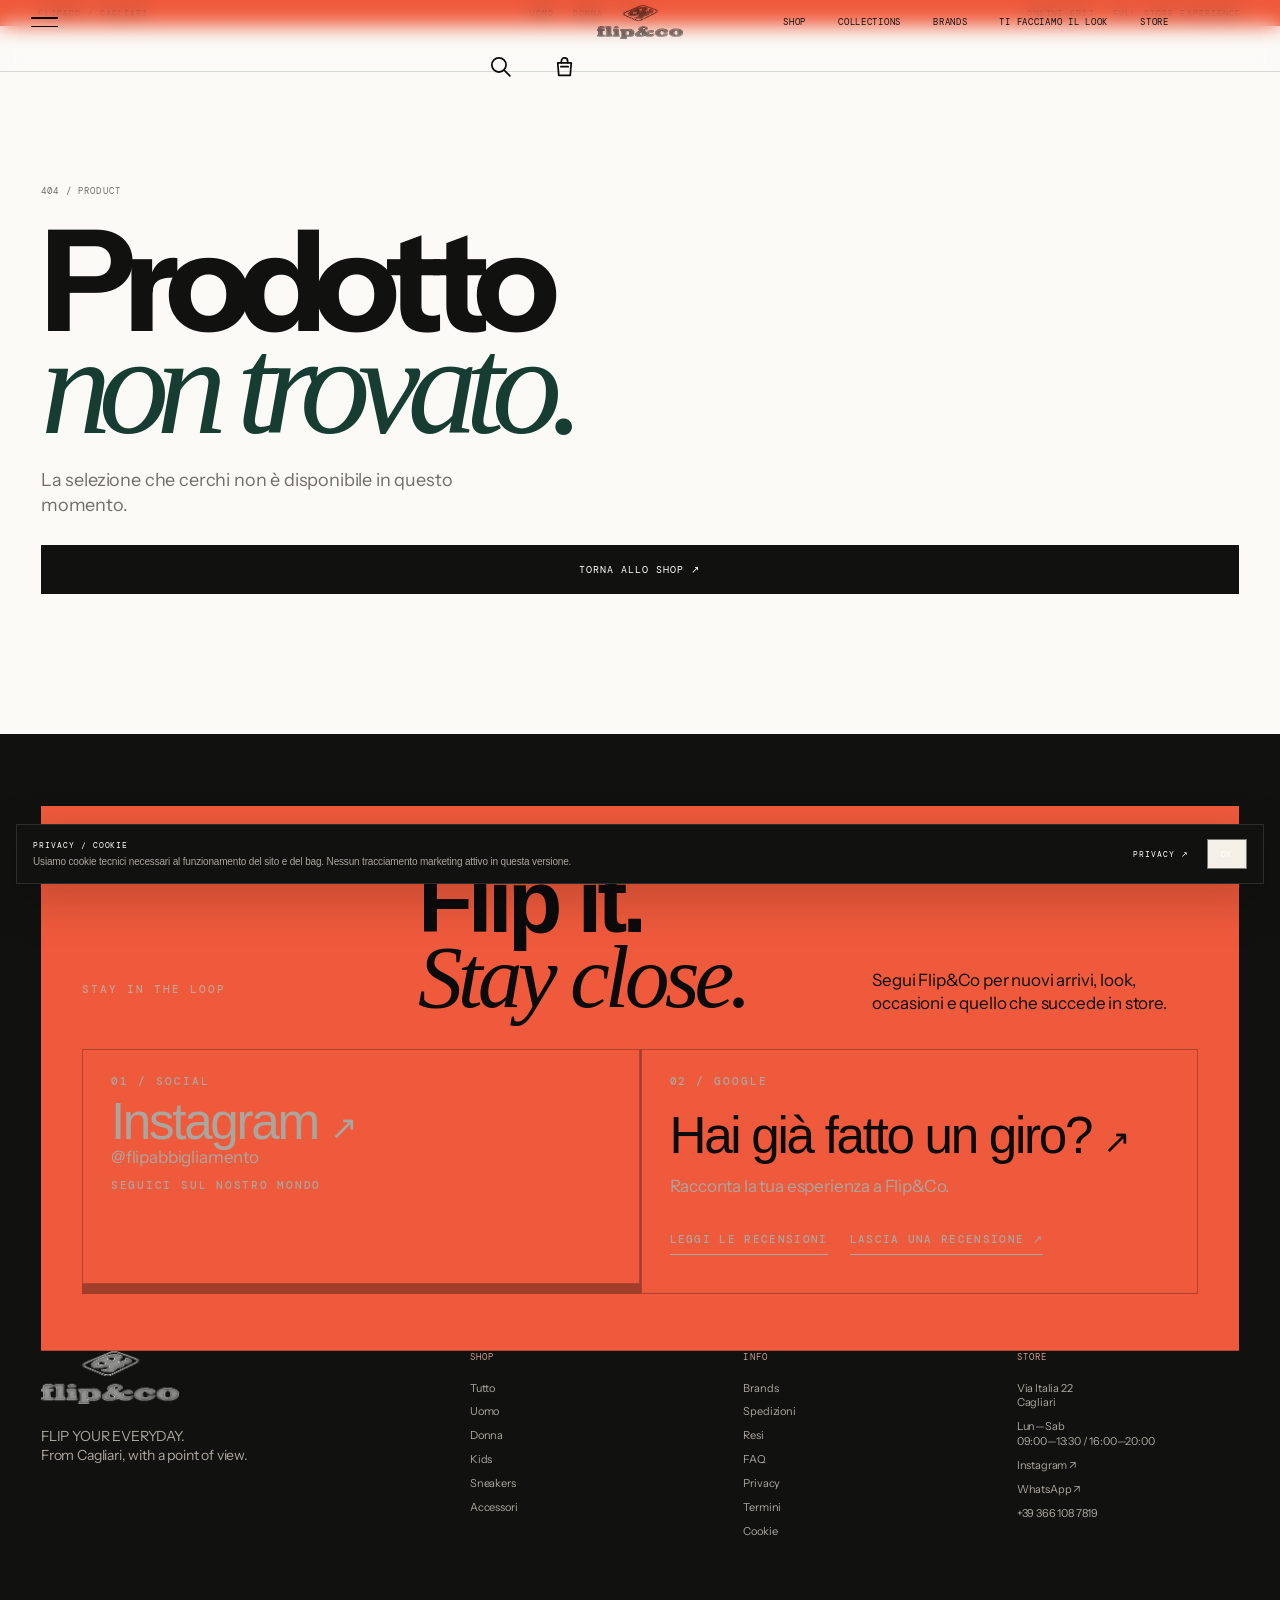
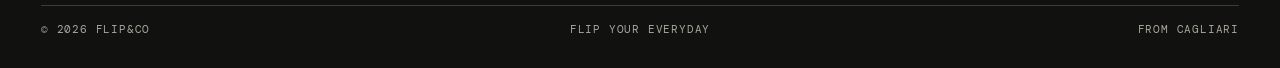
<file: product.html>
<!DOCTYPE html>
<html lang="it"><head><meta charset="utf-8"/><meta content="width=device-width,initial-scale=1" name="viewport"/><meta content="Scopri il prodotto selezionato da Flip&amp;Co, disponibilità, dettagli e richiesta ordine." name="description"/><title>Product — Flip&amp;Co</title><link href="styles.css?v=52.6" rel="stylesheet"/><meta content="#F4F1EA" name="theme-color"/></head><body data-page="product"><div id="siteHeader"></div><main id="pdp"></main><div id="siteFooter"></div><div id="cartRoot"></div><script src="js/data.js?v=52.6"></script><script src="js/commerce.js?v=52.6"></script><script src="js/site.js?v=55.0"></script><script src="js/product.js?v=52.6"></script></body></html>
</file>
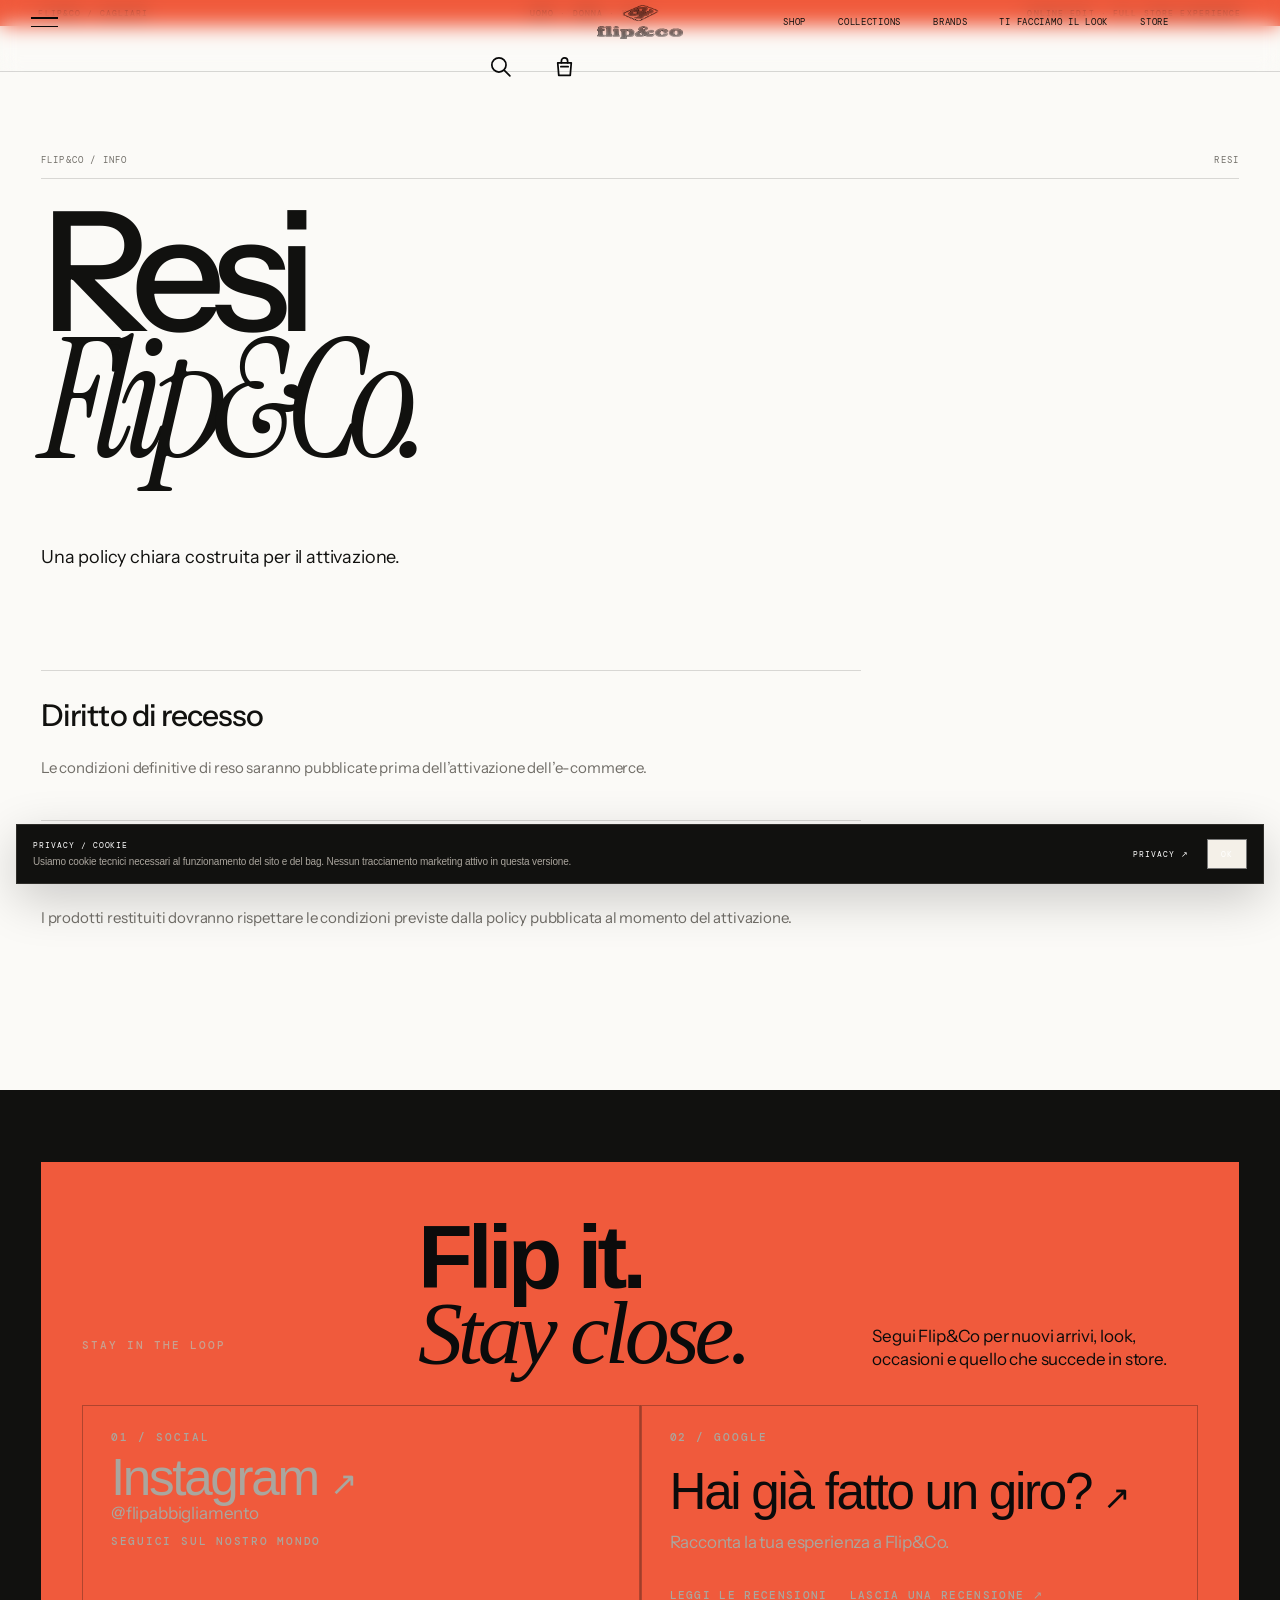
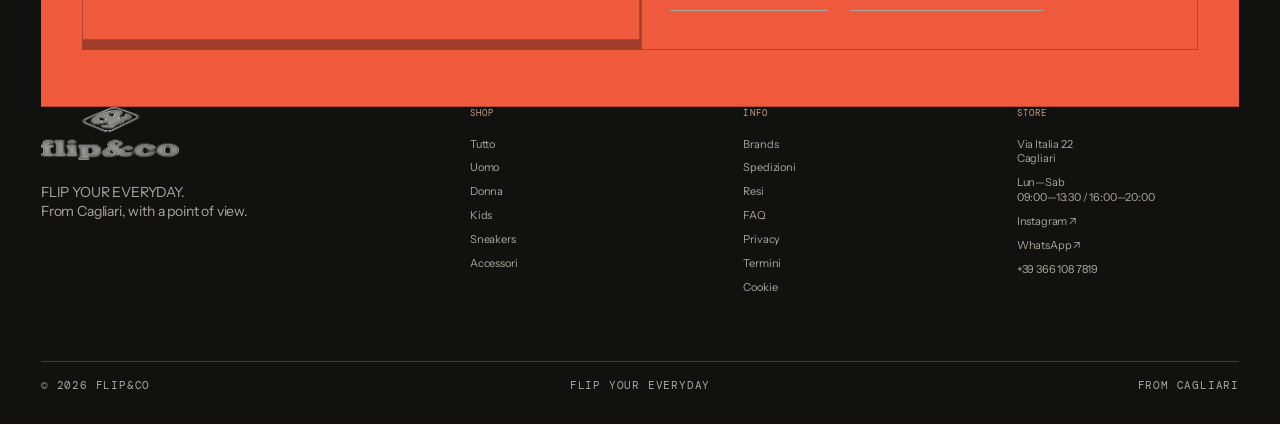
<file: returns.html>
<!DOCTYPE html>
<html lang="it"><head><meta charset="utf-8"/><meta content="width=device-width,initial-scale=1" name="viewport"/><title>Resi — Flip&amp;Co</title><link href="styles.css?v=52.6" rel="stylesheet"/><meta content="Informazioni sui resi e sulla gestione degli ordini Flip&amp;Co." name="description"/><meta content="#F4F1EA" name="theme-color"/></head><body><div id="siteHeader"></div><main class="legal wrap"><div class="section-line"><span>FLIP&amp;CO / INFO</span><span>RESI</span></div><h1>Resi<br/><i>Flip&amp;Co.</i></h1><p class="legal-intro">Una policy chiara costruita per il attivazione.</p><div class="legal-body"><section><h2>Diritto di recesso</h2><p>Le condizioni definitive di reso saranno pubblicate prima dell’attivazione dell’e-commerce.</p></section><section><h2>Condizioni</h2><p>I prodotti restituiti dovranno rispettare le condizioni previste dalla policy pubblicata al momento del attivazione.</p></section></div></main><div id="siteFooter"></div><div id="cartRoot"></div><script src="js/data.js?v=52.6"></script><script src="js/commerce.js?v=52.6"></script><script src="js/site.js?v=55.0"></script></body></html>
</file>
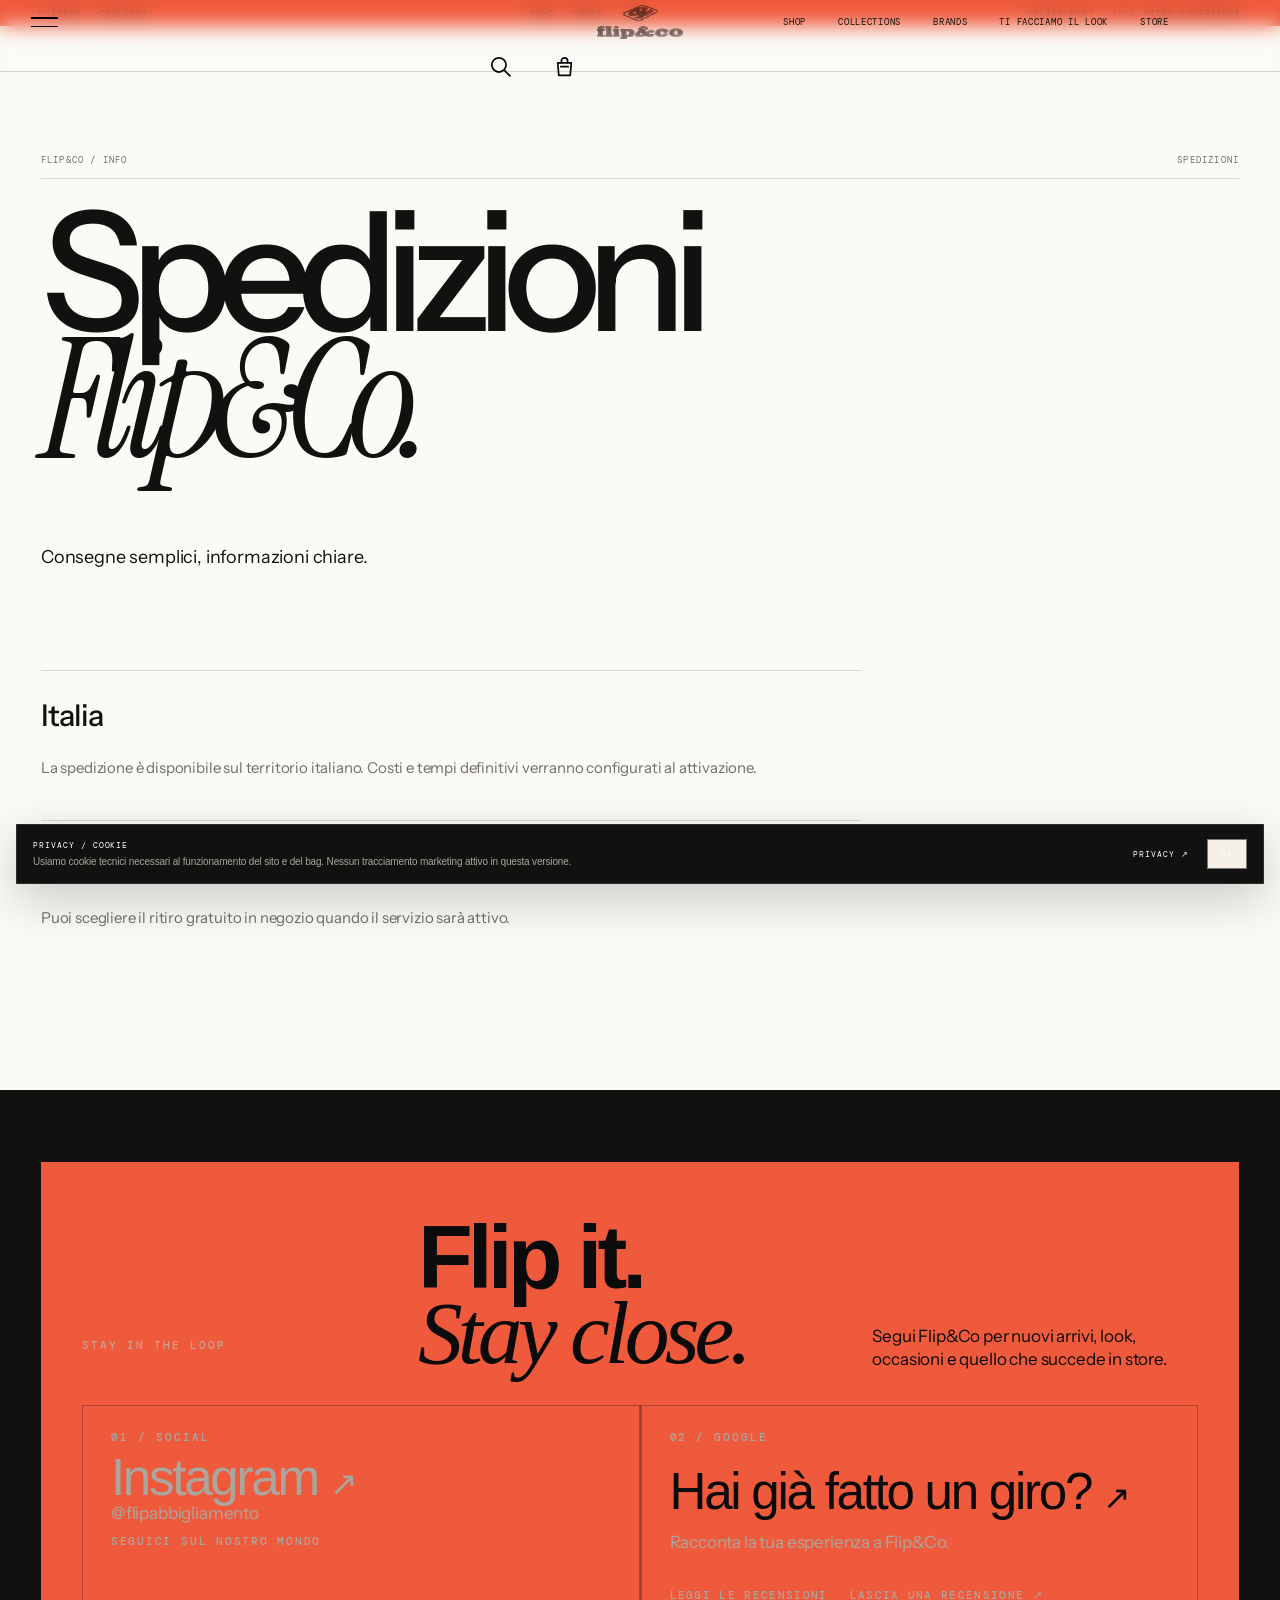
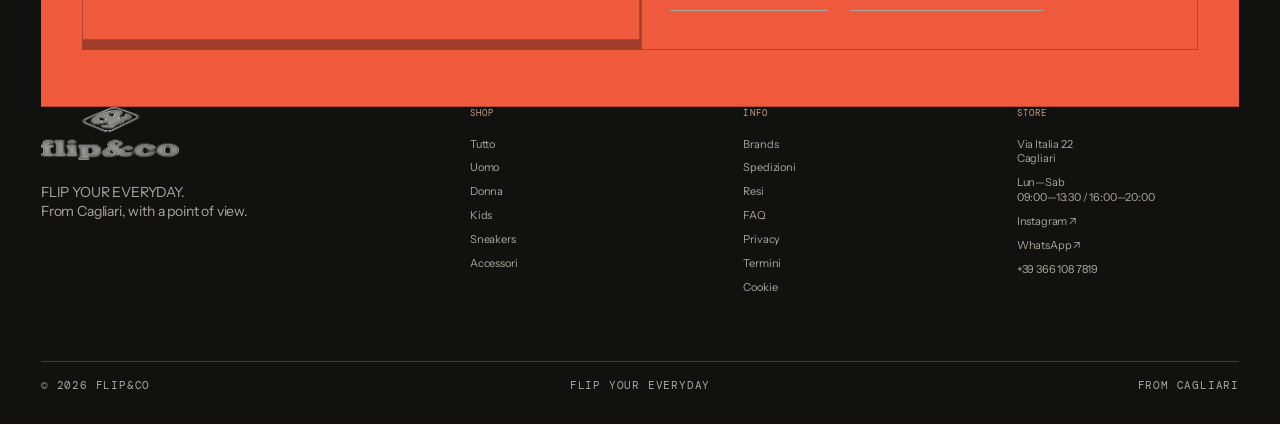
<file: shipping.html>
<!DOCTYPE html>
<html lang="it"><head><meta charset="utf-8"/><meta content="width=device-width,initial-scale=1" name="viewport"/><title>Spedizioni — Flip&amp;Co</title><link href="styles.css?v=52.6" rel="stylesheet"/><meta content="Informazioni sulle modalità di consegna e ritiro di Flip&amp;Co." name="description"/><meta content="#F4F1EA" name="theme-color"/></head><body><div id="siteHeader"></div><main class="legal wrap"><div class="section-line"><span>FLIP&amp;CO / INFO</span><span>SPEDIZIONI</span></div><h1>Spedizioni<br/><i>Flip&amp;Co.</i></h1><p class="legal-intro">Consegne semplici, informazioni chiare.</p><div class="legal-body"><section><h2>Italia</h2><p>La spedizione è disponibile sul territorio italiano. Costi e tempi definitivi verranno configurati al attivazione.</p></section><section><h2>Store pickup</h2><p>Puoi scegliere il ritiro gratuito in negozio quando il servizio sarà attivo.</p></section></div></main><div id="siteFooter"></div><div id="cartRoot"></div><script src="js/data.js?v=52.6"></script><script src="js/commerce.js?v=52.6"></script><script src="js/site.js?v=55.0"></script></body></html>
</file>
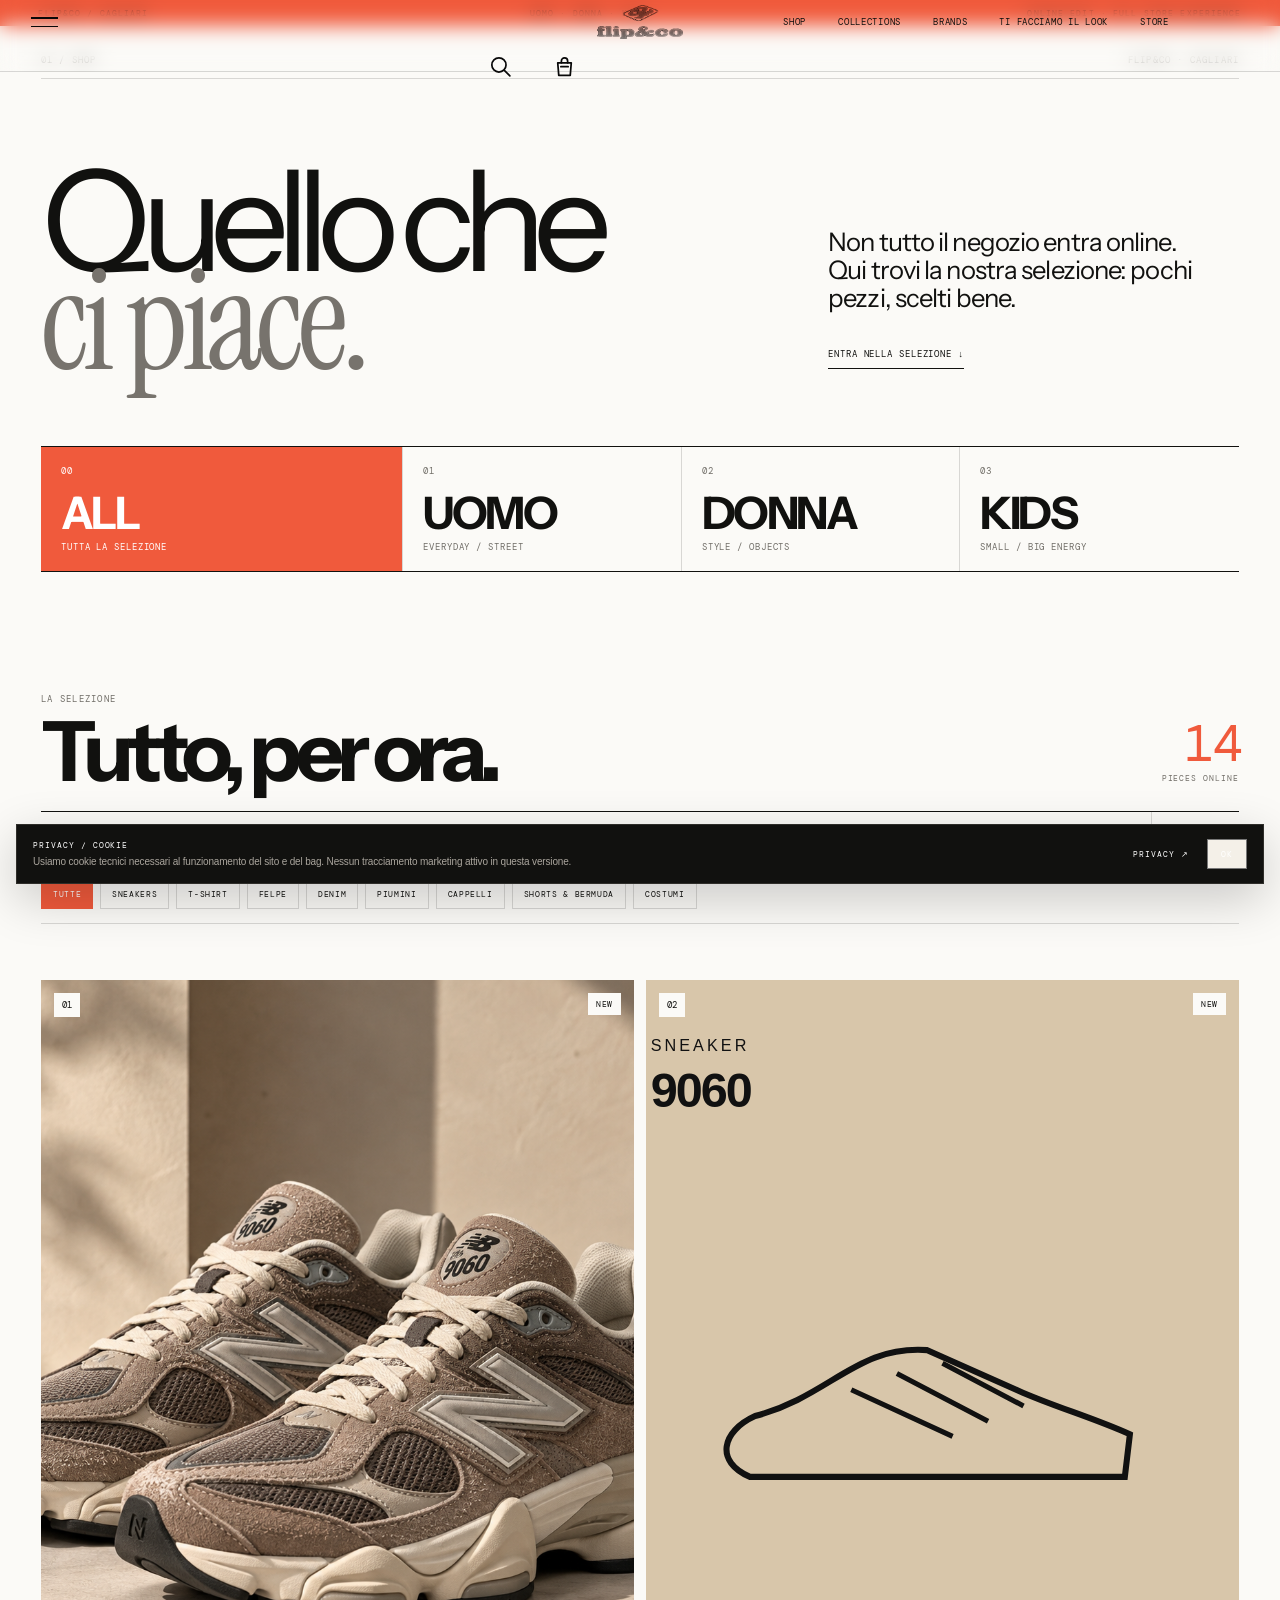
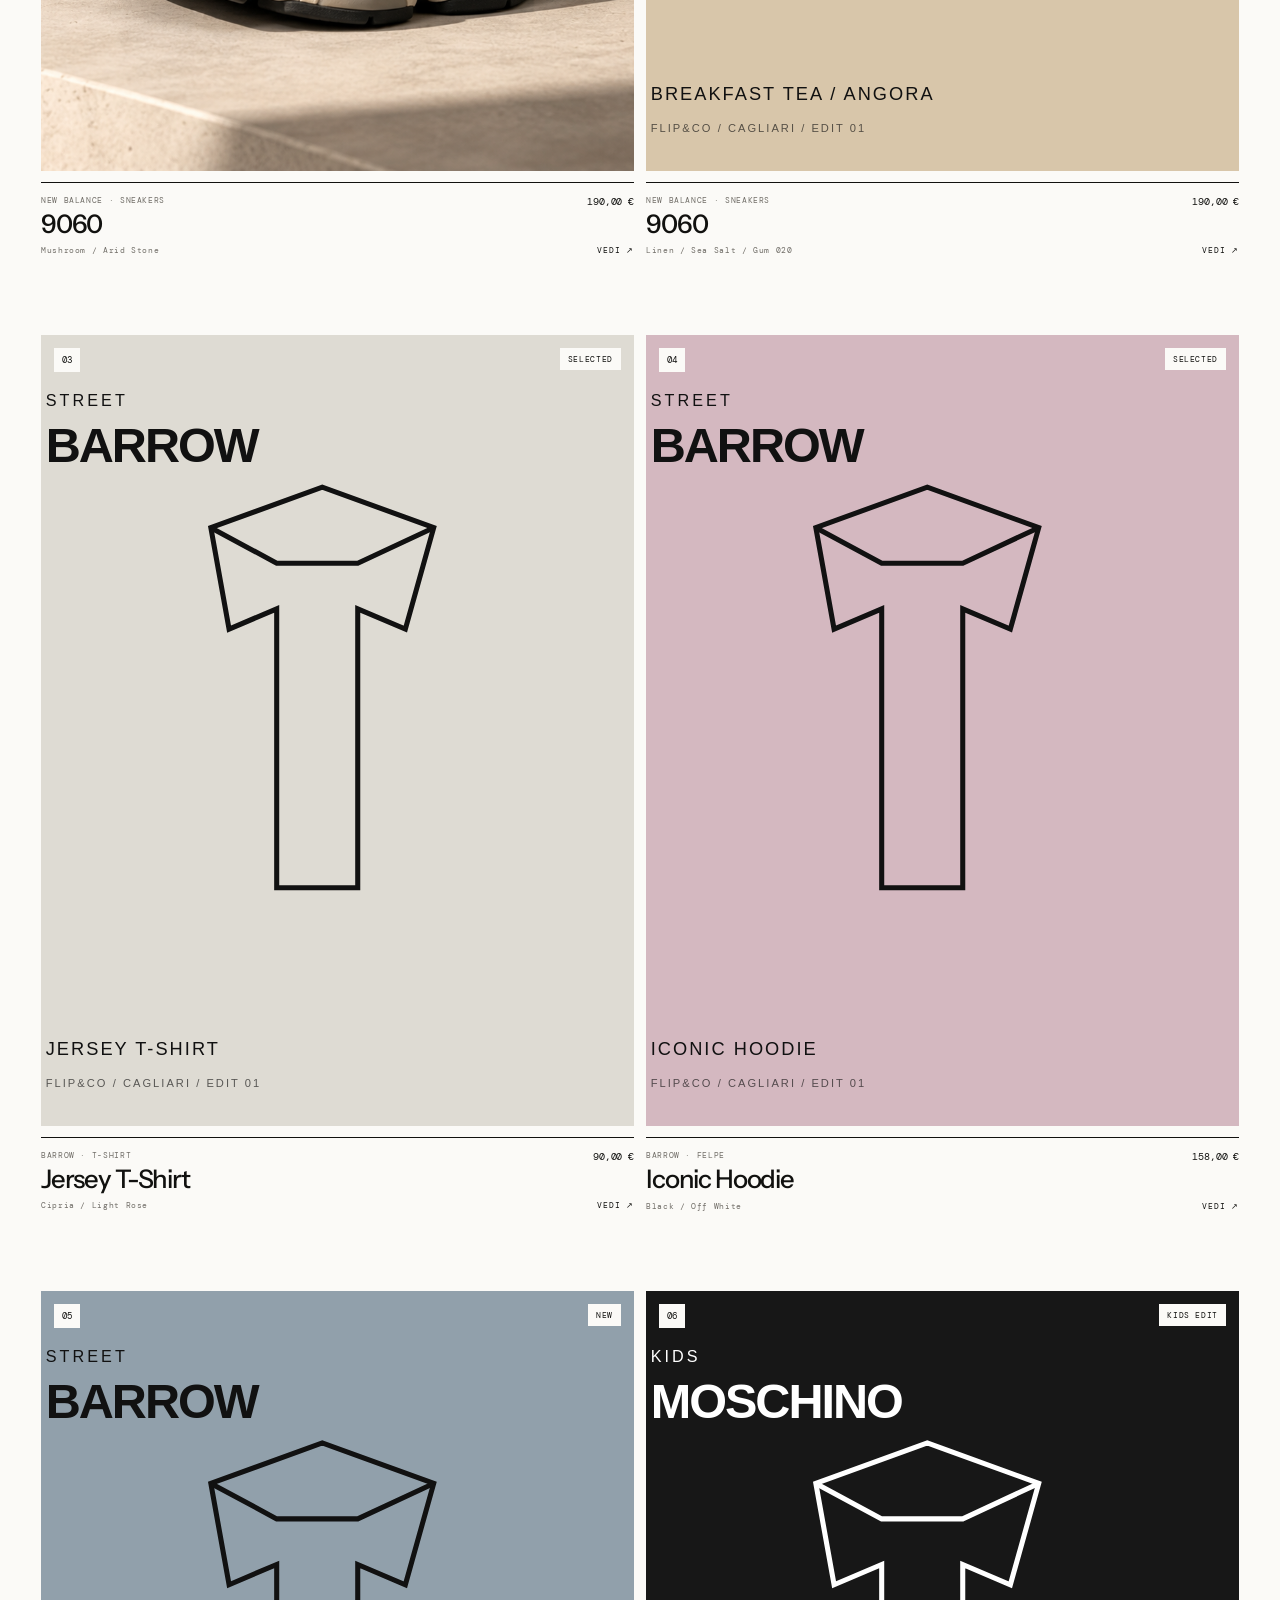
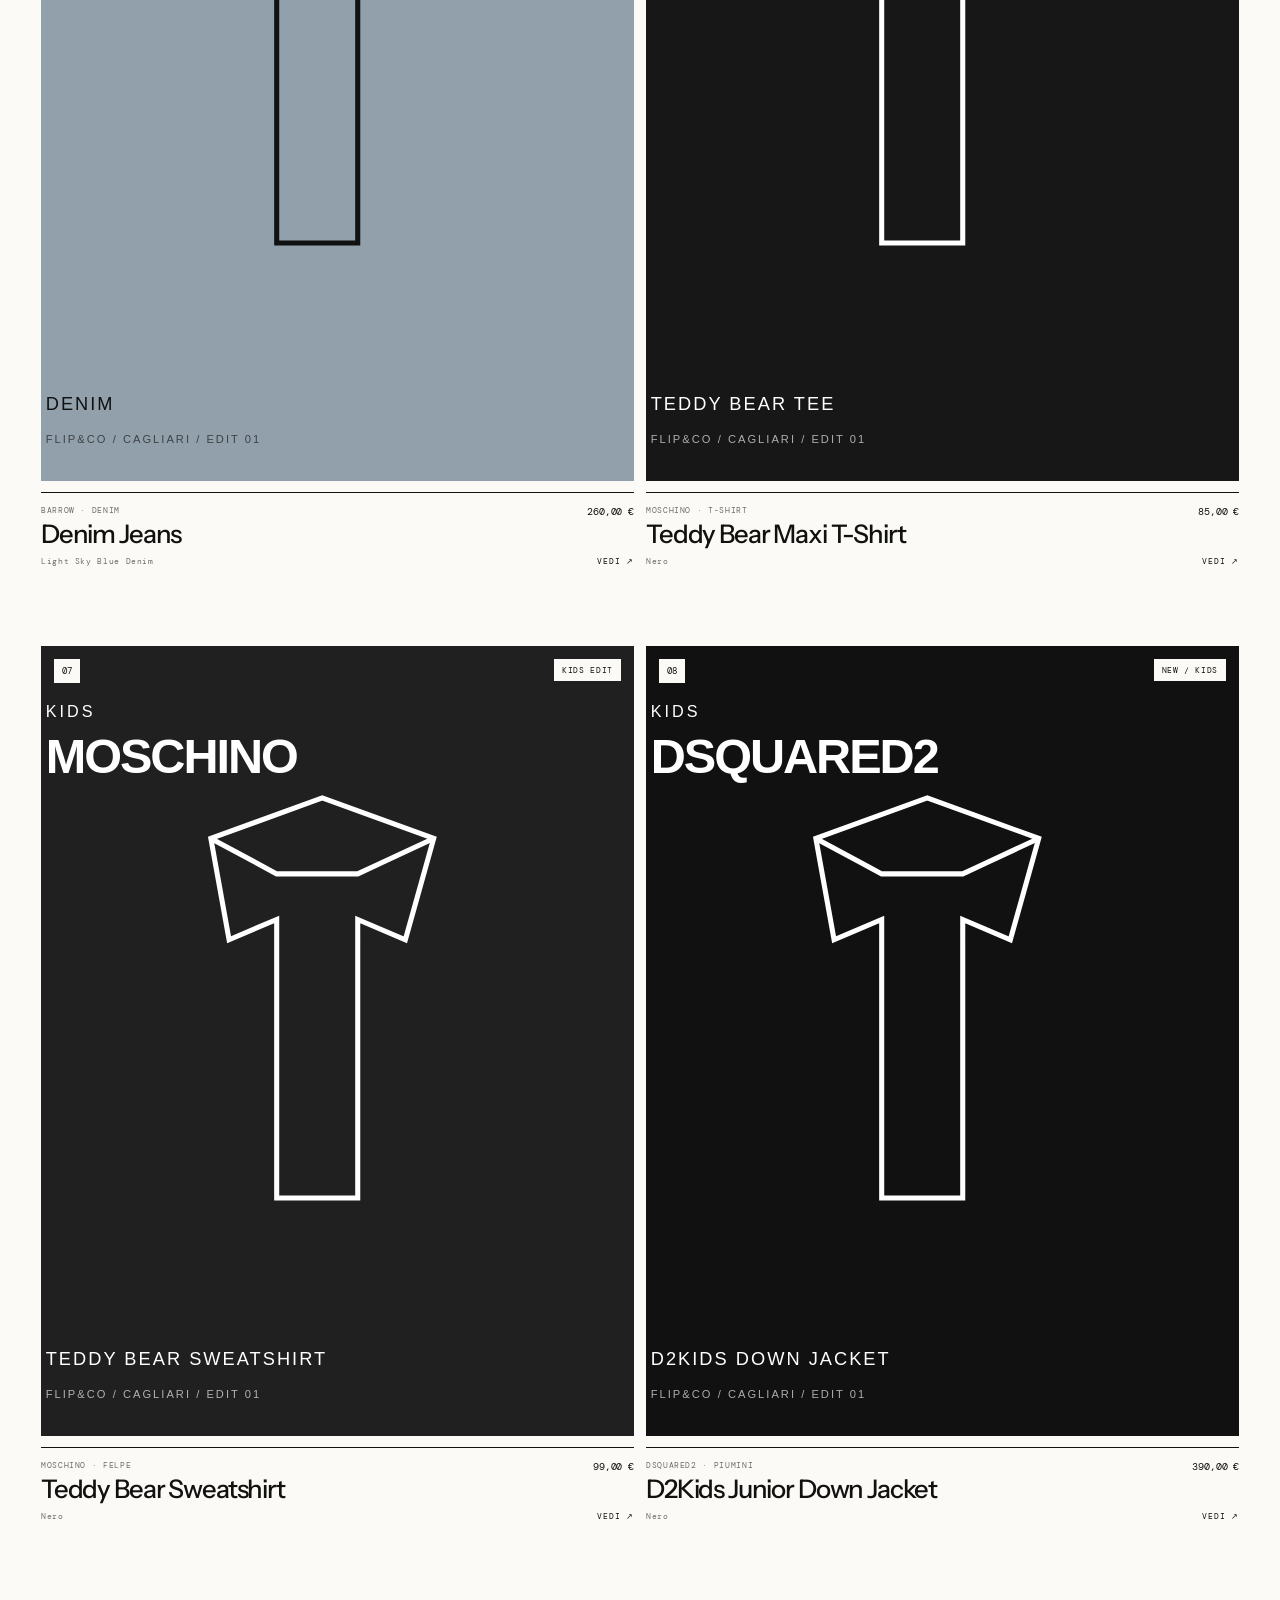
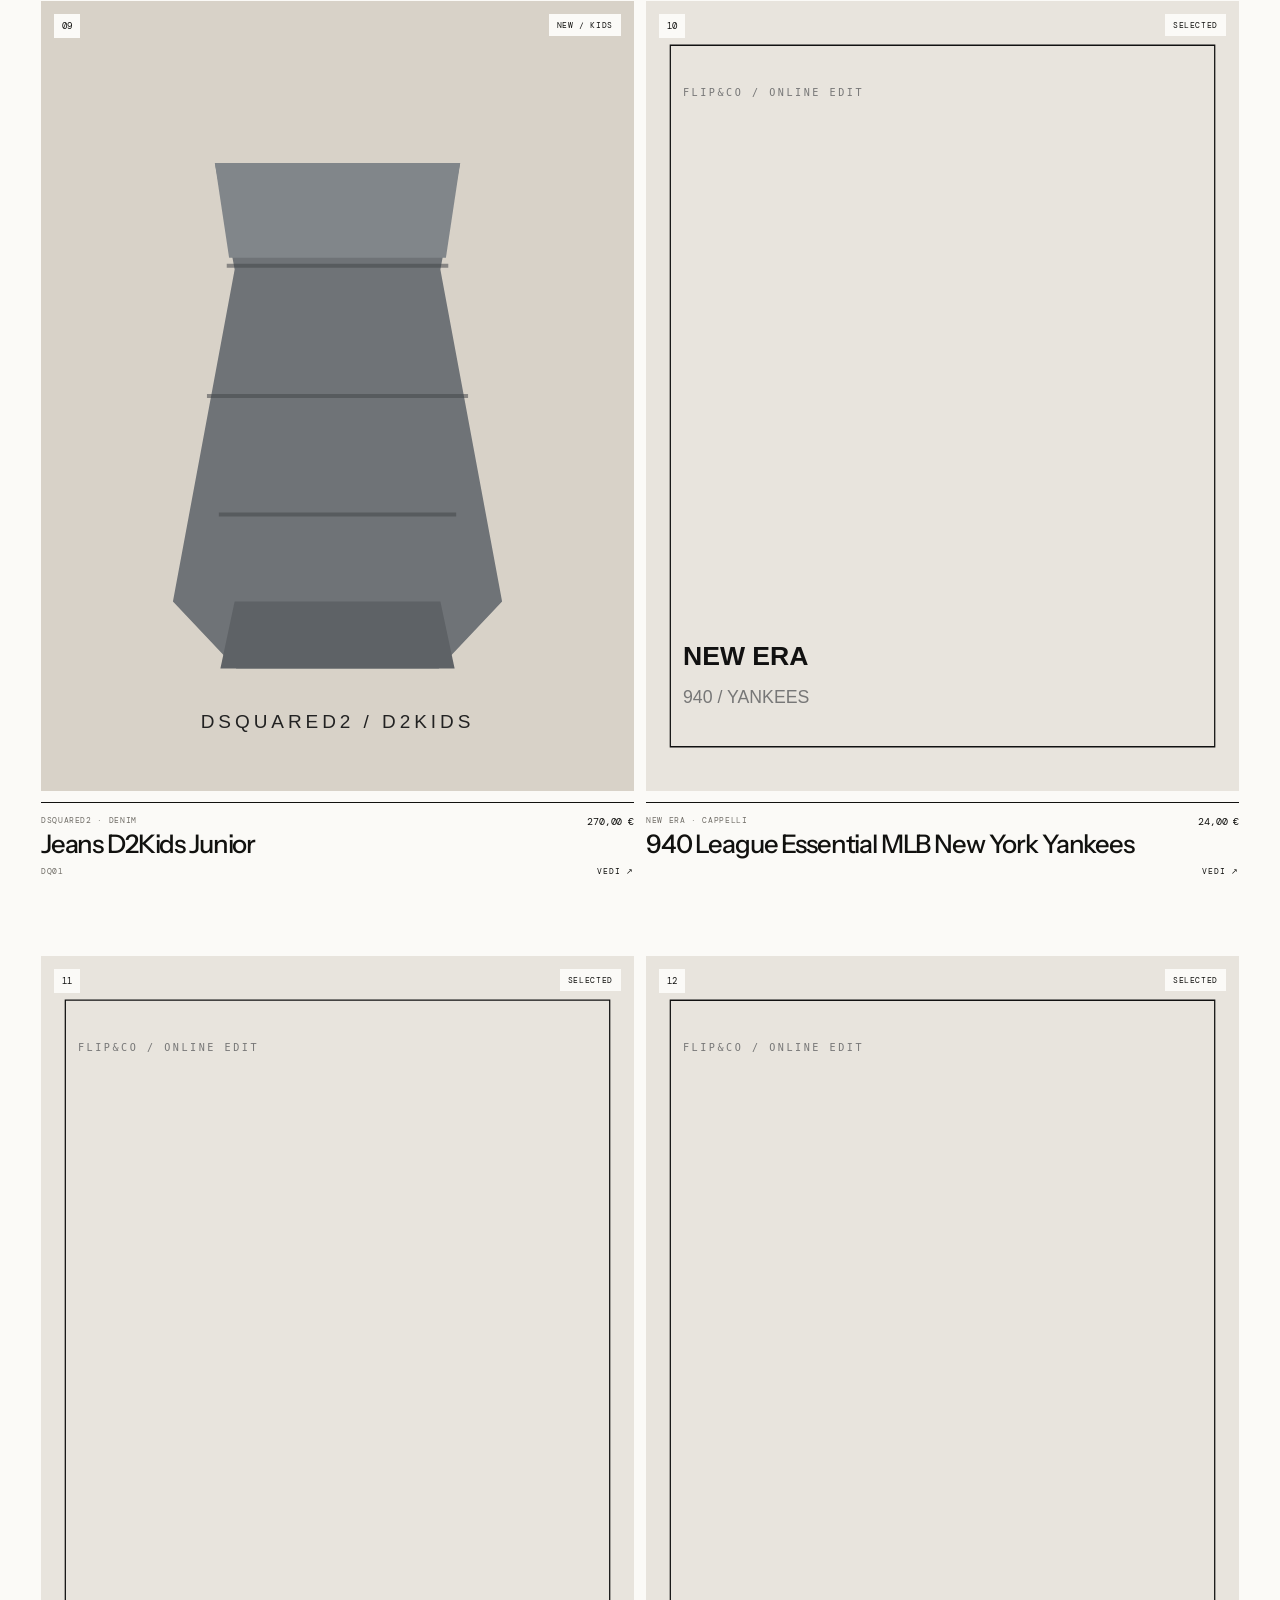
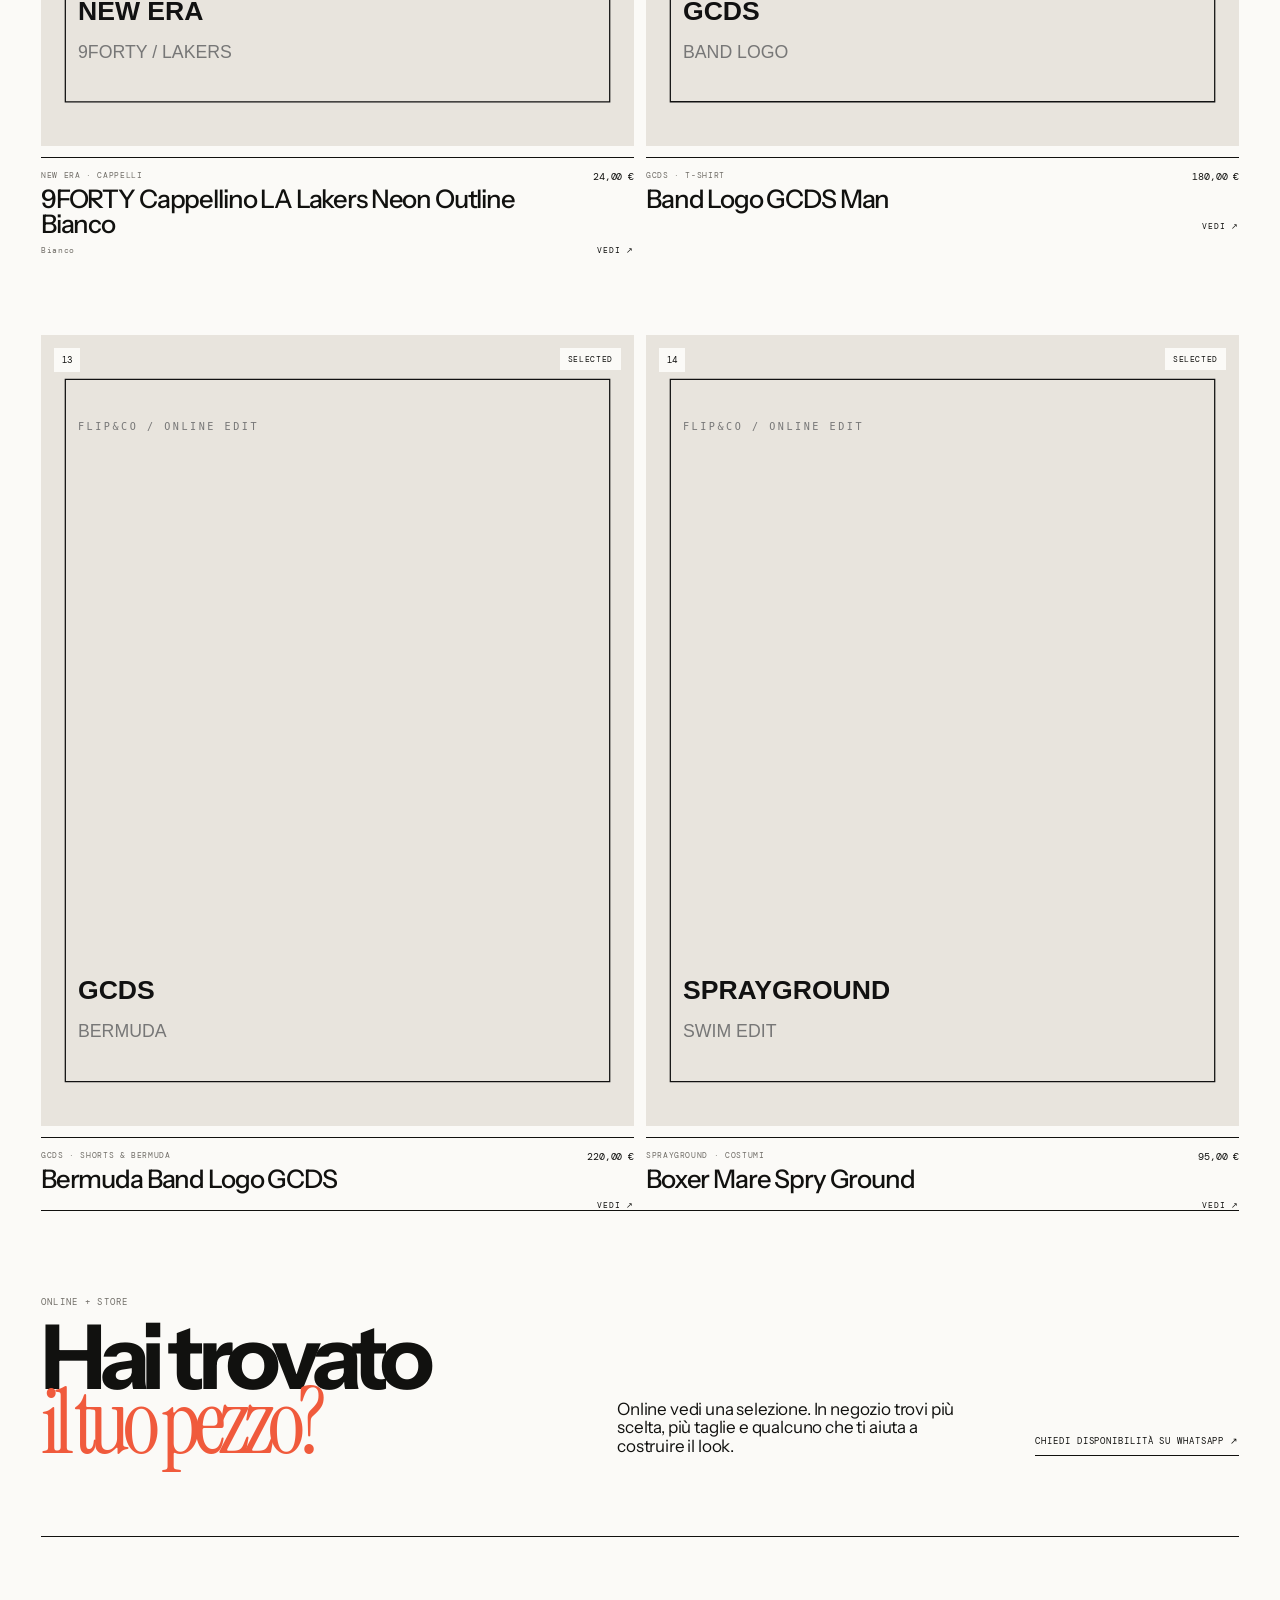
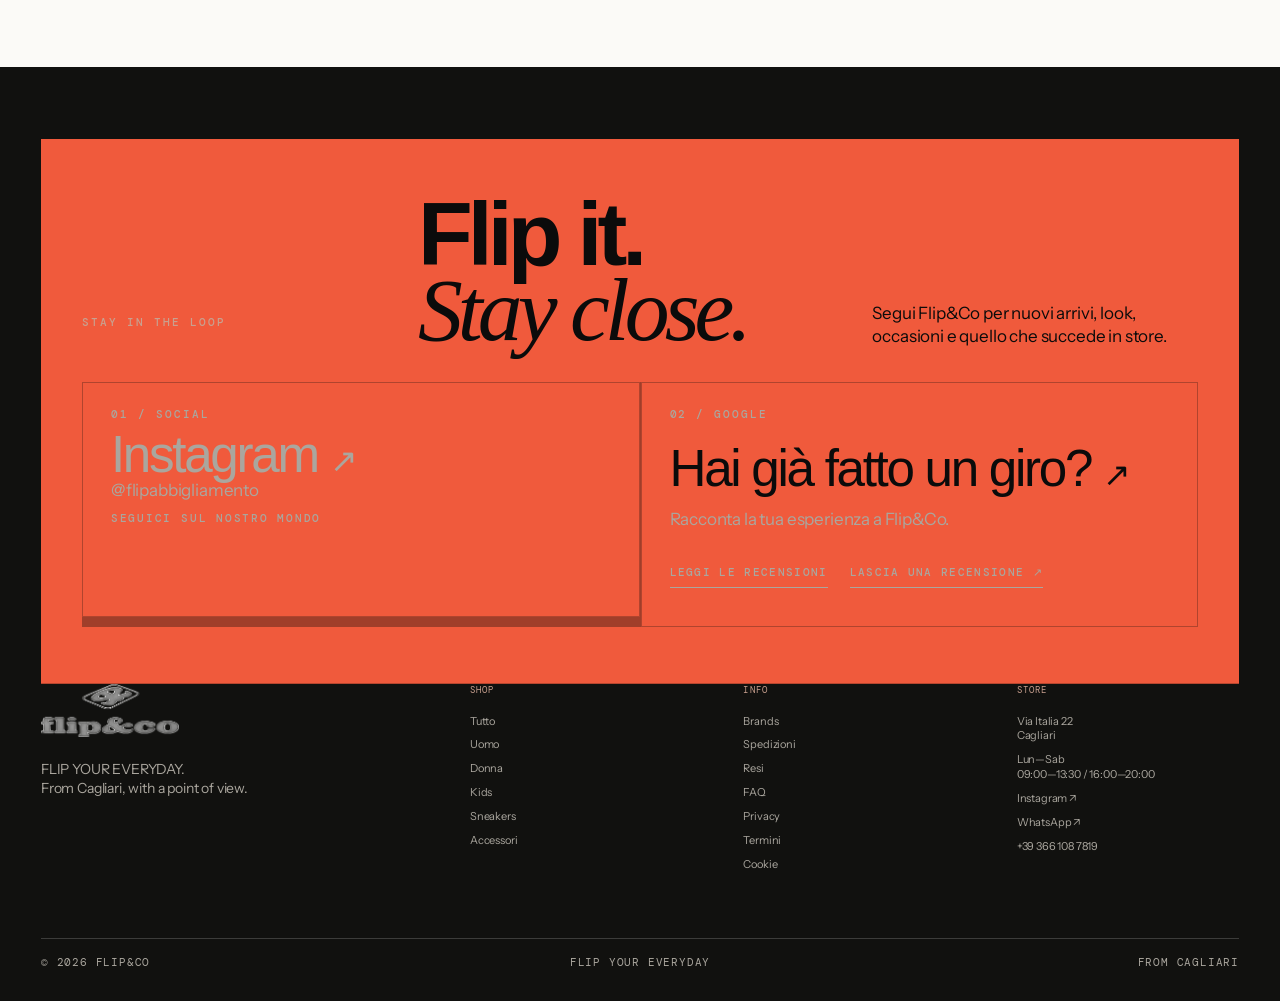
<file: shop.html>
<!DOCTYPE html>
<html lang="it">
<head>
  <meta charset="utf-8">
  <meta name="viewport" content="width=device-width,initial-scale=1">
  <meta name="description" content="Flip&Co Online Edit — Uomo, Donna, Kids. Sneakers, abbigliamento, borse e accessori selezionati a Cagliari.">
  <title>Shop — Flip&Co</title>
  <link href="styles.css?v=52.6" rel="stylesheet">
  <meta content="#F1EEE8" name="theme-color">

<style id="flip-shop-v48-inline">
/* =========================================================
   V46 — SHOP / DESIGN + COPY + PURCHASE EXPERIENCE
   ========================================================= */

.shop-v46{overflow:hidden}
.v46-shop-hero{padding-top:28px;padding-bottom:clamp(65px,9vw,130px)}
.v46-hero-grid{display:grid;grid-template-columns:1.25fr .75fr;gap:8vw;align-items:end;padding:clamp(50px,7vw,100px) 0 72px}
.v46-hero-title{font-size:clamp(76px,11vw,175px);line-height:.73;letter-spacing:-.095em}
.v46-hero-title span,.v46-hero-title i{display:block}
.v46-hero-title i{font-style:normal;color:#77736d;font-family:'Instrument Serif',Georgia,serif;font-weight:400;letter-spacing:-.045em}
.v46-hero-side{max-width:390px;padding-bottom:5px}
.v46-hero-side p{font-size:clamp(19px,2vw,27px);line-height:1.08;letter-spacing:-.035em;margin:0 0 32px}

.v46-worlds{display:grid;grid-template-columns:1.3fr 1fr 1fr 1fr;border-top:1px solid var(--ink);border-bottom:1px solid var(--ink)}
.v46-worlds button{position:relative;min-height:112px;border:0;border-right:1px solid var(--line);background:none;text-align:left;padding:18px 20px;cursor:pointer;overflow:hidden}
.v46-worlds button:last-child{border-right:0}
.v46-worlds button:before{content:'';position:absolute;inset:0;background:var(--ink);transform:translateY(101%);transition:transform .5s var(--ease)}
.v46-worlds button>*{position:relative;z-index:1}
.v46-worlds span,.v46-worlds em{display:block;font:9px 'DM Mono',monospace;letter-spacing:.1em;color:var(--muted);font-style:normal}
.v46-worlds b{display:block;font-size:clamp(27px,3.5vw,50px);line-height:.9;letter-spacing:-.055em;margin:16px 0 8px}
.v46-worlds.is-active button:before,.v46-worlds button.is-active:before{transform:none}
.v46-worlds button.is-active span,.v46-worlds button.is-active em{color:#aaa}
.v46-worlds button.is-active b{color:#fff}
.v46-worlds button:hover:not(.is-active):before{transform:translateY(92%)}

.v46-catalog{padding-bottom:130px}
.v46-catalog-top{display:flex;justify-content:space-between;align-items:end;padding:0 0 28px}
.v46-catalog-top h1{font-size:clamp(50px,6.5vw,100px);line-height:.78;letter-spacing:-.08em;margin:12px 0 0}
.v46-count-wrap{text-align:right}
.v46-count-wrap span{display:block;font:clamp(36px,4vw,58px)/.8 'DM Mono',monospace;letter-spacing:-.07em}
.v46-count-wrap small{display:block;font:8px 'DM Mono',monospace;color:var(--muted);letter-spacing:.12em;margin-top:8px}

.v46-category-bar{display:flex;align-items:center;justify-content:space-between;border-top:1px solid var(--ink);border-bottom:1px solid var(--line)}
.v46-category-scroll{display:flex;overflow:auto;scrollbar-width:none}
.v46-category-scroll::-webkit-scrollbar{display:none}
.v46-category-scroll button,.v46-filter-open{position:relative;border:0;background:none;cursor:pointer;font:9px 'DM Mono',monospace;letter-spacing:.11em;padding:18px 20px 16px 0;margin-right:25px;white-space:nowrap}
.v46-category-scroll button:after{content:'';position:absolute;left:0;right:25px;bottom:-1px;height:2px;background:var(--ink);transform:scaleX(0);transform-origin:left;transition:transform .25s ease}
.v46-category-scroll button.is-active:after,.v46-category-scroll button:hover:after{transform:scaleX(1)}
.v46-filter-open{margin:0;padding-right:0;padding-left:20px;border-left:1px solid var(--line)}
.v46-filter-open span{display:inline-flex;width:18px;height:18px;border:1px solid var(--ink);align-items:center;justify-content:center;margin-left:7px;border-radius:50%}

.v46-subcategory{display:flex;gap:7px;overflow:auto;padding:14px 0;border-bottom:1px solid var(--line);scrollbar-width:none}
.v46-subcategory::-webkit-scrollbar{display:none}
.v46-subcategory button{border:1px solid var(--line);background:none;padding:9px 11px;font:8px 'DM Mono',monospace;letter-spacing:.08em;white-space:nowrap;cursor:pointer}
.v46-subcategory button.is-active,.v46-subcategory button:hover{background:var(--ink);color:#fff;border-color:var(--ink)}

.v46-active-filters{min-height:0;display:flex;flex-wrap:wrap;gap:7px;padding-top:14px}
.v46-active-filters button{border:0;background:#e5e0d7;padding:7px 9px;font:8px 'DM Mono',monospace;letter-spacing:.08em;cursor:pointer}

.v46-grid{display:grid;grid-template-columns:repeat(2,minmax(0,1fr));gap:80px 12px;padding-top:42px}
.v46-card{min-width:0}
.v46-card-image{display:block;position:relative;background:#fff;aspect-ratio:3/4;overflow:hidden}
.v46-card-image img{width:100%;height:100%;object-fit:cover;display:block;transition:transform .9s var(--ease)}
.v46-card:hover .v46-card-image img{transform:scale(1.025)}
.v46-card-no{position:absolute;top:13px;left:13px;font:9px 'DM Mono',monospace;background:var(--paper);padding:6px 8px}
.v46-card-badge{position:absolute;top:13px;right:13px;font:8px 'DM Mono',monospace;letter-spacing:.08em;background:var(--paper);padding:6px 8px}
.v46-card-sale{position:absolute;bottom:13px;left:13px;font:8px 'DM Mono',monospace;background:var(--ink);color:#fff;padding:6px 8px}
.v46-quick-trigger{position:absolute;right:12px;bottom:12px;border:0;background:var(--ink);color:#fff;padding:11px 13px;font:8px 'DM Mono',monospace;letter-spacing:.1em;cursor:pointer;opacity:0;transform:translateY(6px);transition:.25s}
.v46-card:hover .v46-quick-trigger,.v46-quick-trigger:focus{opacity:1;transform:none}
.v46-card-meta{display:grid;grid-template-columns:1fr auto;gap:18px;border-top:1px solid var(--ink);padding-top:12px;margin-top:11px}
.v46-card-meta small{display:block;font:8px 'DM Mono',monospace;letter-spacing:.08em;color:var(--muted);text-transform:uppercase}
.v46-card-meta h2{font-size:clamp(18px,2vw,27px);line-height:.95;letter-spacing:-.045em;margin:7px 0 0;font-weight:500}
.v46-card-meta strong{font:10px 'DM Mono',monospace;white-space:nowrap}
.v46-card-meta del{color:var(--muted)}
.v46-card-foot{display:flex;justify-content:space-between;gap:15px;padding-top:9px;color:var(--muted)}
.v46-card-foot span{font:8px 'DM Mono',monospace;letter-spacing:.08em}
.v46-card-foot a{font:8px 'DM Mono',monospace;letter-spacing:.1em;color:var(--ink)}
.v46-empty{grid-column:1/-1;border-top:1px solid var(--ink);padding:100px 0}
.v46-empty span{font:9px 'DM Mono',monospace;color:var(--muted)}
.v46-empty h2{font-size:clamp(55px,8vw,120px);line-height:.72;letter-spacing:-.085em;margin:20px 0}
.v46-empty h2 i{font-style:normal;color:#77736d;font-family:'Instrument Serif',Georgia,serif;font-weight:400}
.v46-empty p{font:10px 'DM Mono',monospace;color:var(--muted)}

.v46-end{border-top:1px solid var(--ink);border-bottom:1px solid var(--ink);padding:80px 0;display:grid;grid-template-columns:1fr .7fr auto;gap:50px;align-items:end}
.v46-end h2{font-size:clamp(55px,7vw,105px);line-height:.72;letter-spacing:-.08em;margin:15px 0 0}
.v46-end h2 i{font-style:normal;color:#77736d;font-family:'Instrument Serif',Georgia,serif;font-weight:400}
.v46-end p{font-size:17px;line-height:1.1;margin:0;max-width:350px}

.v46-filter-drawer,.v46-quick{position:fixed;inset:0;z-index:120;visibility:hidden;pointer-events:none}
.v46-filter-drawer.open,.v46-quick.open{visibility:visible;pointer-events:auto}
.v46-filter-backdrop,.v46-quick-backdrop{position:absolute;inset:0;background:rgba(0,0,0,.38);opacity:0;transition:.35s}
.v46-filter-panel{position:absolute;right:0;top:0;bottom:0;width:min(520px,100%);background:var(--paper);transform:translateX(100%);transition:.5s var(--ease);display:flex;flex-direction:column}
.v46-filter-drawer.open .v46-filter-backdrop,.v46-quick.open .v46-quick-backdrop{opacity:1}
.v46-filter-drawer.open .v46-filter-panel{transform:none}
.v46-filter-head{display:flex;justify-content:space-between;border-bottom:1px solid var(--ink);padding:24px var(--pad);font:9px 'DM Mono',monospace;letter-spacing:.12em}
.v46-filter-head button{border:0;background:none;font:inherit;cursor:pointer}
.v46-filter-block{padding:32px var(--pad);border-bottom:1px solid var(--line)}
.v46-filter-block>small{display:block;font:8px 'DM Mono',monospace;color:var(--muted);letter-spacing:.12em;margin-bottom:15px}
.v46-filter-block>div{display:flex;flex-wrap:wrap;gap:8px}
.v46-filter-block button{border:1px solid var(--line);background:none;padding:10px 12px;font:9px 'DM Mono',monospace;cursor:pointer}
.v46-filter-block button.is-active,.v46-filter-block button:hover{background:var(--ink);color:#fff;border-color:var(--ink)}
.v46-filter-foot{margin-top:auto;padding:20px var(--pad);display:grid;grid-template-columns:1fr 2fr;gap:10px;border-top:1px solid var(--ink)}
.v46-filter-foot>button:first-child{border:1px solid var(--ink);background:none;font:9px 'DM Mono',monospace;cursor:pointer}

.v46-quick-panel{position:absolute;right:0;top:0;bottom:0;width:min(900px,100%);background:var(--paper);transform:translateX(100%);transition:.5s var(--ease);display:grid;grid-template-columns:1fr 1fr;overflow:auto}
.v46-quick.open .v46-quick-panel{transform:none}
.v46-quick-close{position:absolute;right:20px;top:18px;z-index:3;border:0;background:var(--paper);font-size:27px;line-height:1;width:36px;height:36px;cursor:pointer}
.v46-quick-image{background:#fff;min-height:100%;display:flex;align-items:center;justify-content:center}
.v46-quick-image img{width:100%;height:100%;object-fit:cover}
.v46-quick-info{padding:clamp(35px,5vw,70px);display:flex;flex-direction:column;justify-content:center}
.v46-quick-info>small{font:9px 'DM Mono',monospace;letter-spacing:.1em;color:var(--muted);text-transform:uppercase}
.v46-quick-info h2{font-size:clamp(38px,4vw,66px);line-height:.82;letter-spacing:-.07em;margin:14px 0 18px}
.v46-quick-info>strong{font:12px 'DM Mono',monospace}
.v46-quick-info>p{font-size:13px;line-height:1.3;color:var(--muted);max-width:340px;margin:25px 0 35px}
.v46-size-title{display:flex;justify-content:space-between;gap:10px;border-top:1px solid var(--ink);padding-top:14px;font:8px 'DM Mono',monospace;letter-spacing:.08em}
.v46-size-title span:last-child{color:var(--muted)}
.v46-sizes{display:flex;flex-wrap:wrap;gap:6px;padding:13px 0 20px}
.v46-sizes button{min-width:44px;border:1px solid var(--line);background:none;padding:10px;font:9px 'DM Mono',monospace;cursor:pointer}
.v46-sizes button.is-active,.v46-sizes button:hover{background:var(--ink);border-color:var(--ink);color:#fff}
.v46-no-size{font:9px 'DM Mono',monospace;color:var(--muted);padding:10px 0}
.v46-product-link{text-align:center;font:8px 'DM Mono',monospace;letter-spacing:.1em;margin-top:18px;text-decoration:underline;text-underline-offset:5px}

@media(max-width:760px){
  .v46-shop-hero{padding-top:18px}
  .v46-hero-grid{display:block;padding:55px 0 48px}
  .v46-hero-title{font-size:clamp(72px,20vw,125px)}
  .v46-hero-side{margin-top:45px}
  .v46-worlds{grid-template-columns:repeat(4,minmax(125px,1fr));overflow:auto;scrollbar-width:none}
  .v46-worlds::-webkit-scrollbar{display:none}
  .v46-worlds button{min-width:125px}
  .v46-worlds b{font-size:27px}
  .v46-catalog-top{align-items:end}
  .v46-catalog-top h1{font-size:clamp(47px,13vw,76px)}
  .v46-count-wrap span{font-size:34px}
  .v46-category-bar{position:sticky;top:74px;z-index:45;background:rgba(241,238,232,.96);backdrop-filter:blur(12px)}
  .v46-category-scroll{padding-left:0}
  .v46-filter-open{flex:0 0 auto}
  .v46-grid{gap:45px 8px;padding-top:30px}
  .v46-card-meta{display:block}
  .v46-card-meta strong{display:block;margin-top:8px}
  .v46-card-foot{display:none}
  .v46-quick-trigger{opacity:1;transform:none;padding:9px 10px}
  .v46-end{display:block;padding:60px 0}
  .v46-end p{margin:35px 0}
  .v46-quick-panel{grid-template-columns:1fr;overflow:auto}
  .v46-quick-image{height:55vh;min-height:0}
  .v46-quick-info{padding:28px 20px 40px}
  .v46-filter-panel{width:100%}
}


/* V48 — Flip orange Shop accent */
.v46-worlds button.is-active:before{background:#f05a3c}
.v46-worlds button.is-active b{color:#fff}
.v46-worlds button.is-active span,.v46-worlds button.is-active em{color:#fff}
.v46-category-scroll button.is-active:after{background:#f05a3c}
.v46-subcategory button.is-active{background:#f05a3c;border-color:#f05a3c;color:#fff}
.v46-count-wrap span{color:#f05a3c}
.v46-quick-trigger{background:#f05a3c}
.v46-quick-trigger:hover{background:#c93d28}
.v46-filter-open span{border-color:#f05a3c;color:#f05a3c}
.v46-active-filters button{border-left:2px solid #f05a3c}
.v46-card-sale{background:#f05a3c}
.v46-card:hover .v46-card-meta h2{color:#f05a3c}
.v46-end h2 i{color:#f05a3c}
.v46-product-link:hover{color:#f05a3c}

</style>
</head>
<body data-page="shop" class="flip-shop-page">
  <div id="siteHeader"></div>

  <main class="shop-v46">
    <section class="v46-shop-hero wrap">
      <div class="section-line">
        <span>01 / SHOP</span>
        <span>FLIP&CO · CAGLIARI</span>
      </div>

      <div class="v46-hero-grid">
        <div class="v46-hero-title">
          <span>Quello che</span>
          <i>ci piace.</i>
        </div>
        <div class="v46-hero-side">
          <p>Non tutto il negozio entra online. Qui trovi la nostra selezione: pochi pezzi, scelti bene.</p>
          <a class="arrow" href="#catalogo">ENTRA NELLA SELEZIONE ↓</a>
        </div>
      </div>

      <div class="v46-worlds" id="worlds">
        <button type="button" class="is-active" data-audience="all">
          <span>00</span><b>ALL</b><em>TUTTA LA SELEZIONE</em>
        </button>
        <button type="button" data-audience="Uomo">
          <span>01</span><b>UOMO</b><em>EVERYDAY / STREET</em>
        </button>
        <button type="button" data-audience="Donna">
          <span>02</span><b>DONNA</b><em>STYLE / OBJECTS</em>
        </button>
        <button type="button" data-audience="Kids">
          <span>03</span><b>KIDS</b><em>SMALL / BIG ENERGY</em>
        </button>
      </div>
    </section>

    <section class="v46-catalog wrap" id="catalogo">
      <div class="v46-catalog-top">
        <div>
          <span class="eyebrow">LA SELEZIONE</span>
          <h1 id="catalogTitle">Tutto, per ora.</h1>
        </div>
        <div class="v46-count-wrap">
          <span id="shopCount">00</span>
          <small>PIECES ONLINE</small>
        </div>
      </div>

      <div class="v46-category-bar">
        <div class="v46-category-scroll" id="shopCategories"></div>
        <button class="v46-filter-open" id="openFilters" type="button">
          FILTRI <span>+</span>
        </button>
      </div>

      <div class="v46-subcategory" id="shopSubcategories" hidden></div>

      <div class="v46-active-filters" id="activeFilters"></div>

      <div class="v46-grid" id="productGrid"></div>

      <div class="v46-end">
        <div>
          <span class="eyebrow">ONLINE + STORE</span>
          <h2>Hai trovato<br><i>il tuo pezzo?</i></h2>
        </div>
        <p>Online vedi una selezione. In negozio trovi più scelta, più taglie e qualcuno che ti aiuta a costruire il look.</p>
        <a class="arrow" href="https://wa.me/393661087819" target="_blank" rel="noopener">CHIEDI DISPONIBILITÀ SU WHATSAPP ↗</a>
      </div>
    </section>
  </main>

  <aside class="v46-filter-drawer" id="filterDrawer" aria-hidden="true">
    <div class="v46-filter-backdrop" id="filterBackdrop"></div>
    <div class="v46-filter-panel">
      <div class="v46-filter-head">
        <span>FILTRA LA SELEZIONE</span>
        <button type="button" id="closeFilters">CHIUDI ×</button>
      </div>

      <div class="v46-filter-block">
        <small>BRAND</small>
        <div id="shopBrands"></div>
      </div>

      <div class="v46-filter-block">
        <small>PREZZO</small>
        <div id="shopPrices"></div>
      </div>

      <div class="v46-filter-foot">
        <button type="button" id="resetFilters">RESET</button>
        <button type="button" class="button dark" id="applyFilters">VEDI LA SELEZIONE</button>
      </div>
    </div>
  </aside>

  <div class="v46-quick" id="quickAdd" aria-hidden="true">
    <div class="v46-quick-backdrop" id="quickBackdrop"></div>
    <div class="v46-quick-panel">
      <button class="v46-quick-close" id="quickClose" type="button">×</button>
      <div class="v46-quick-image"><img id="quickImage" alt=""></div>
      <div class="v46-quick-info">
        <small id="quickBrand"></small>
        <h2 id="quickName"></h2>
        <strong id="quickPrice"></strong>
        <p id="quickNote"></p>
        <div class="v46-size-title"><span>TAGLIA</span><span id="quickSizeHint">Seleziona una taglia</span></div>
        <div class="v46-sizes" id="quickSizes"></div>
        <button class="button dark full" id="quickAddButton" type="button" disabled>AGGIUNGI AL BAG</button>
        <a class="v46-product-link" id="quickProductLink" href="#">VEDI IL PRODOTTO ↗</a>
      </div>
    </div>
  </div>

  <div id="siteFooter"></div>
  <div id="cartRoot"></div>

  <script src="js/data.js?v=52.6"></script>
  <script src="js/commerce.js?v=52.6"></script>
  <script src="js/site.js?v=55.0"></script>
  <script src="js/shop.js?v=52.6"></script>
</body>
</html>
</file>
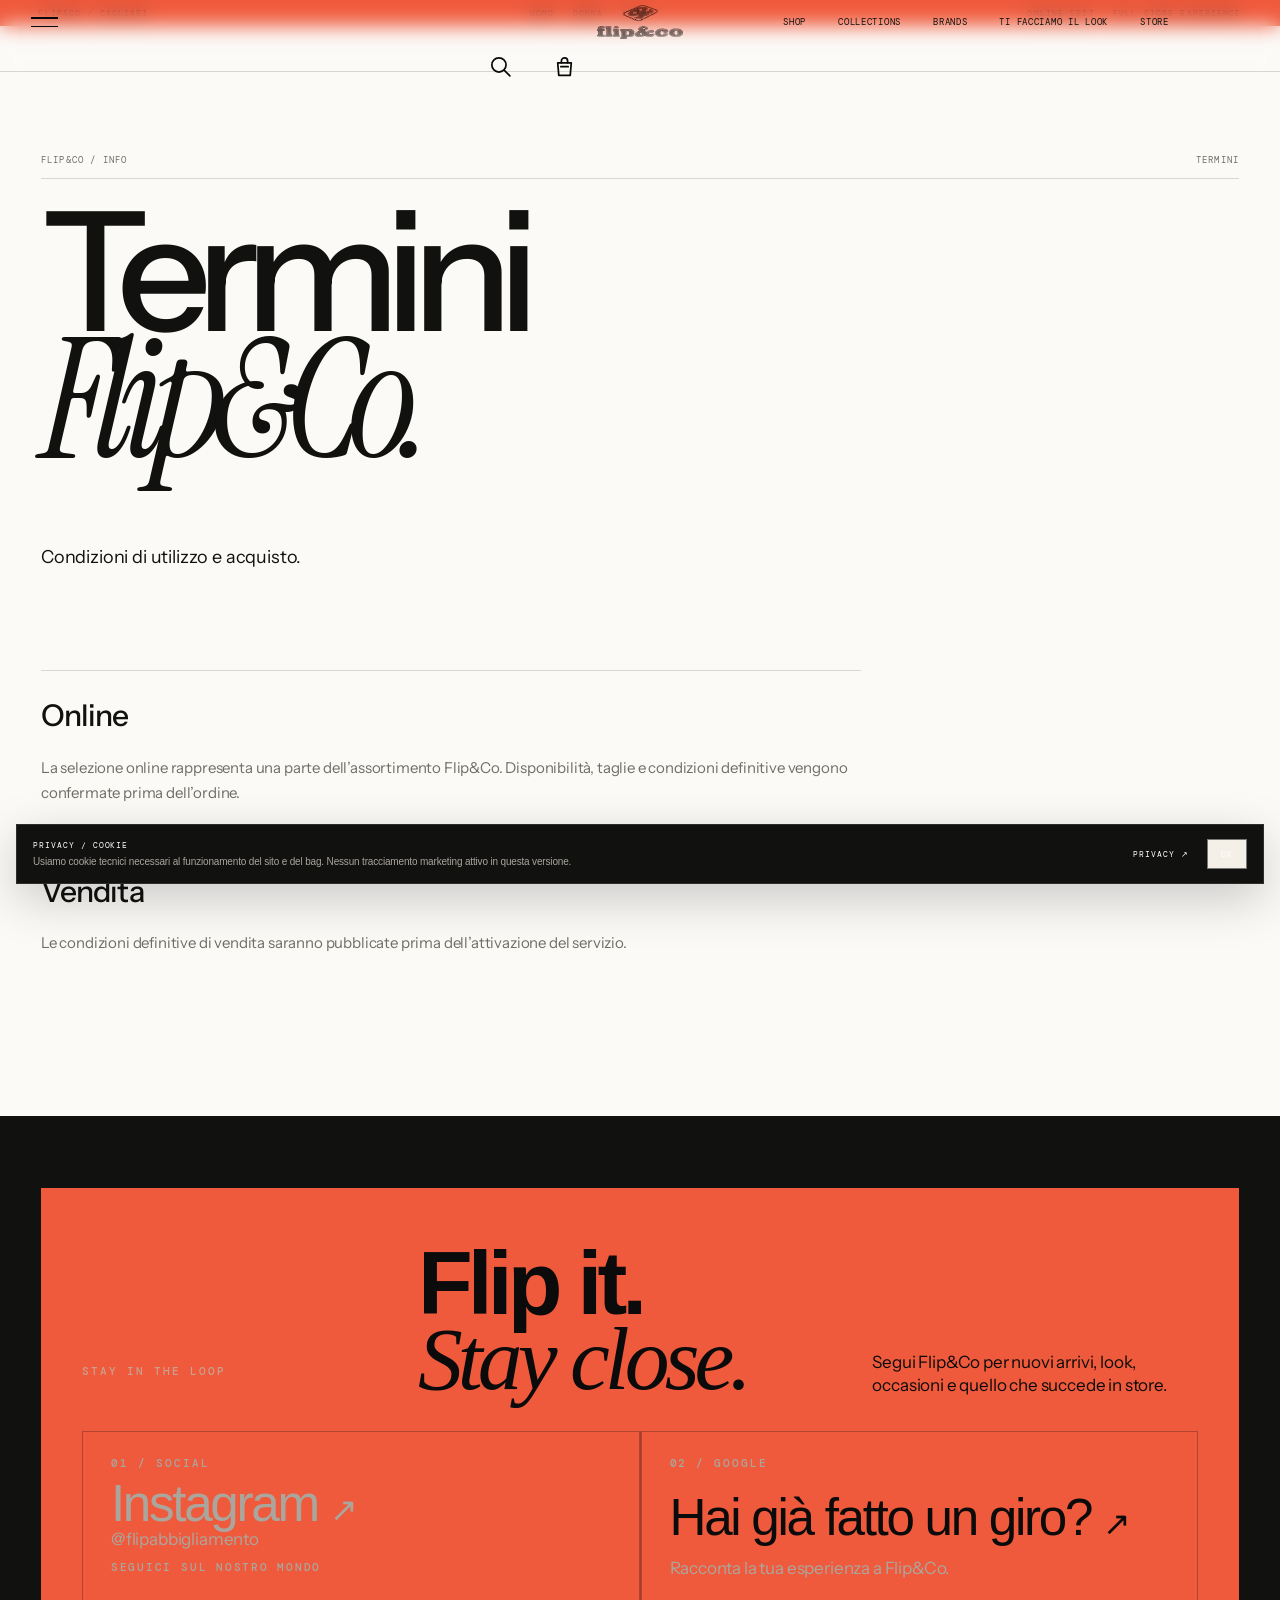
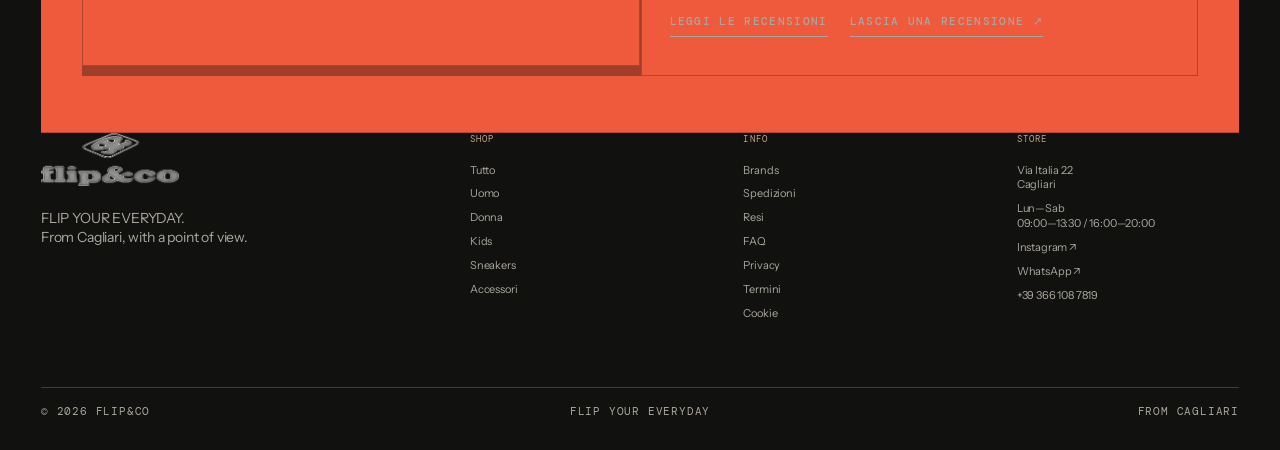
<file: terms.html>
<!DOCTYPE html>
<html lang="it"><head><meta charset="utf-8"/><meta content="width=device-width,initial-scale=1" name="viewport"/><title>Termini — Flip&amp;Co</title><link href="styles.css?v=52.6" rel="stylesheet"/><meta content="Termini e condizioni di Flip&amp;Co." name="description"/><meta content="#F4F1EA" name="theme-color"/></head><body><div id="siteHeader"></div><main class="legal wrap"><div class="section-line"><span>FLIP&amp;CO / INFO</span><span>TERMINI</span></div><h1>Termini<br/><i>Flip&amp;Co.</i></h1><p class="legal-intro">Condizioni di utilizzo e acquisto.</p><div class="legal-body"><section><h2>Online</h2><p>La selezione online rappresenta una parte dell’assortimento Flip&amp;Co. Disponibilità, taglie e condizioni definitive vengono confermate prima dell’ordine.</p></section><section><h2>Vendita</h2><p>Le condizioni definitive di vendita saranno pubblicate prima dell’attivazione del servizio.</p></section></div></main><div id="siteFooter"></div><div id="cartRoot"></div><script src="js/data.js?v=52.6"></script><script src="js/commerce.js?v=52.6"></script><script src="js/site.js?v=55.0"></script></body></html>
</file>
<file: styles.css>
@import url('https://fonts.googleapis.com/css2?family=DM+Mono:wght@400;500&family=Instrument+Sans:wdth,wght@75..100,400..600&family=Instrument+Serif:ital@0;1&display=swap');
:root{--paper:#f1eee8;--white:#fff;--ink:#0a0a0a;--soft:#c9c4bb;--muted:#6e6b65;--line:#d7d2c9;--dark:#0b0b0b;--pad:clamp(16px,3vw,48px);--max:1600px;--ease:cubic-bezier(.2,.72,.2,1)}*{box-sizing:border-box}html{scroll-behavior:smooth}body{margin:0;background:var(--paper);color:var(--ink);font-family:'Instrument Sans',Arial,sans-serif;font-size:14px;line-height:1.35;-webkit-font-smoothing:antialiased}body.no-scroll{overflow:hidden}a{color:inherit;text-decoration:none}button,input{font:inherit;color:inherit}.wrap{width:min(calc(100% - 2 * var(--pad)),var(--max));margin:auto}.utility{height:28px;background:#0a0a0a;color:#aaa69f;display:flex;justify-content:space-between;align-items:center;padding:0 var(--pad);font:9px/1 'DM Mono',monospace;letter-spacing:.08em;text-transform:uppercase}.header{height:74px;background:rgba(241,238,232,.93);backdrop-filter:blur(18px);border-bottom:1px solid var(--line);position:sticky;top:0;z-index:60}.header-inner{height:100%;padding:0 var(--pad);display:grid;grid-template-columns:1fr auto 1fr;align-items:center}.brandmark img{display:block;width:112px;filter:brightness(0)}.menu-btn,.icon,.bag{border:0;background:none;padding:0;cursor:pointer}.menu-btn{width:42px;height:42px;display:grid;align-content:center;gap:7px}.menu-btn i{display:block;width:28px;height:1px;background:var(--ink);transition:.3s}.menu-btn[aria-expanded=true] i:first-child{transform:translateY(4px) rotate(45deg)}.menu-btn[aria-expanded=true] i:last-child{transform:translateY(-4px) rotate(-45deg)}.desktop-nav{display:flex;gap:34px;justify-self:center;font:10px/1 'DM Mono',monospace;letter-spacing:.12em;text-transform:uppercase}.desktop-nav a{position:relative}.desktop-nav a:after{content:'';position:absolute;left:0;right:100%;bottom:-8px;height:1px;background:var(--ink);transition:right .35s var(--ease)}.desktop-nav a:hover:after{right:0}.head-actions{display:flex;justify-self:end;align-items:center;gap:20px}.icon svg,.bag svg{width:22px;height:22px;fill:none;stroke:currentColor;stroke-width:1.4}.bag{display:flex;align-items:start;gap:5px}.bag b{font:10px 'DM Mono',monospace}.overlay{position:fixed;inset:0;background:rgba(0,0,0,.35);z-index:65;opacity:0;visibility:hidden;transition:.35s}.overlay.open{opacity:1;visibility:visible}.mega,.search{position:fixed;z-index:70;top:102px;left:0;right:0;background:var(--paper);border-bottom:1px solid var(--line);transform:translateY(-110%);visibility:hidden;transition:transform .5s var(--ease),visibility .5s}.mega.open,.search.open{transform:none;visibility:visible}.mega-top{display:flex;justify-content:space-between;align-items:center;font:10px 'DM Mono',monospace;letter-spacing:.14em}.mega-top button{border:0;background:none;font:10px 'DM Mono',monospace;letter-spacing:.14em;cursor:pointer}.mega-grid{padding:56px var(--pad) 70px;display:grid;grid-template-columns:1.3fr 1fr 1fr;gap:50px}.mega-grid small{font:9px 'DM Mono',monospace;color:var(--muted);letter-spacing:.15em}.mega-grid a{display:block;font-size:clamp(38px,5.3vw,82px);line-height:.83;letter-spacing:-.065em;margin-top:14px}.mega-note p{font-size:18px;line-height:1.2;margin:25px 0}.search-inner{padding:28px var(--pad) 60px}.search-inner>input{width:100%;border:0;border-bottom:1px solid var(--ink);background:none;outline:none;padding:24px 0 16px;font-size:clamp(40px,6vw,92px);line-height:.9;letter-spacing:-.07em}.search-row{display:grid;grid-template-columns:58px 1fr auto;align-items:center;gap:16px;border-bottom:1px solid var(--line);padding:12px 0}.search-row img{width:58px;height:70px;object-fit:cover;background:white}.search-row small,.search-row b{display:block}.search-row small{font:9px 'DM Mono',monospace;color:var(--muted);letter-spacing:.1em}.search-row b{font-size:14px;font-weight:600}.search-row strong{font-size:11px}.muted{color:var(--muted)}
/* common */.section-line{display:flex;justify-content:space-between;gap:20px;border-bottom:1px solid var(--line);padding-bottom:12px;font:9px 'DM Mono',monospace;letter-spacing:.13em;text-transform:uppercase;color:var(--muted)}.eyebrow{font:9px 'DM Mono',monospace;letter-spacing:.14em;text-transform:uppercase;color:var(--muted)}.arrow{display:inline-flex;align-items:center;gap:10px;width:max-content;border-bottom:1px solid currentColor;padding-bottom:8px;font:10px 'DM Mono',monospace;letter-spacing:.12em}.button{display:inline-flex;align-items:center;justify-content:center;gap:12px;border:0;padding:17px 20px;font:10px 'DM Mono',monospace;letter-spacing:.12em;cursor:pointer}.button.dark{background:var(--ink);color:#fff}.button.light{background:#fff;color:#000}.button.full{width:100%}
/* HOME HERO */.hero-stage{min-height:calc(100svh - 102px);display:grid;grid-template-columns:45% 55%;position:relative;overflow:hidden;background:#111;color:#fff}.hero-side{position:relative;z-index:3;padding:34px var(--pad) 42px;display:flex;flex-direction:column;justify-content:space-between}.hero-side .eyebrow{color:#888}.hero-title{font-size:clamp(64px,9vw,150px);line-height:.76;letter-spacing:-.085em}.hero-title span{display:block}.hero-title em{font-style:normal;font-size:.38em;letter-spacing:-.04em;display:block;margin-left:28%;color:#aaa}.hero-side-bottom{display:flex;justify-content:space-between;gap:30px;align-items:end}.hero-side-bottom p{margin:0;color:#a5a19a;font-size:12px;line-height:1.25}.hero-side-bottom .arrow{color:#fff}.hero-image{position:relative;overflow:hidden;background:#ebe8e2;display:block}.hero-image img{width:100%;height:100%;object-fit:cover;display:block;filter:saturate(.82);transform:scale(1.01);transition:transform 1.3s var(--ease)}.hero-image:hover img{transform:scale(1.04)}.hero-frame{position:absolute;inset:24px;border:1px solid rgba(255,255,255,.35);pointer-events:none}.hero-product{position:absolute;left:28px;right:28px;bottom:30px;z-index:2;text-shadow:0 2px 14px rgba(0,0,0,.2)}.hero-product small{font:9px 'DM Mono',monospace;letter-spacing:.12em}.hero-product h1{font-size:clamp(32px,4vw,65px);line-height:.82;letter-spacing:-.065em;margin:10px 0 18px;max-width:700px}.hero-product span{font:10px 'DM Mono',monospace;letter-spacing:.12em;border-bottom:1px solid #fff;padding-bottom:7px}.hero-counter{position:absolute;top:30px;right:28px;font:10px 'DM Mono',monospace;z-index:3}.hero-stamp{position:absolute;right:20px;bottom:20px;z-index:5;writing-mode:vertical-rl;transform:rotate(180deg);font:8px 'DM Mono',monospace;letter-spacing:.16em;color:#77736d}.hero-stamp span{color:#111}
/* HOME BODY */.manifesto{padding:clamp(110px,15vw,220px) 0}.manifesto-grid{display:grid;grid-template-columns:1.15fr .85fr;gap:8vw;margin-top:55px}.manifesto h2{font-size:clamp(75px,11vw,180px);line-height:.73;letter-spacing:-.09em;margin:0}.manifesto h2 i,.page-hero h1 i,.closing-home h2 i{font-style:normal;color:#77736d}.manifesto p{font-size:clamp(19px,2vw,28px);line-height:1.12;letter-spacing:-.03em;max-width:550px;margin:0 0 35px}.new-edit{padding-bottom:160px}.edit-grid{display:grid;grid-template-columns:1.1fr .9fr;gap:12px;margin-top:24px}.edit-card{display:block}.edit-card.offset{margin-top:110px}.edit-img{background:#fff;overflow:hidden;aspect-ratio:4/5}.edit-card img{width:100%;height:100%;object-fit:cover;display:block;transition:transform .9s var(--ease)}.edit-card:hover img{transform:scale(1.025)}.edit-meta{padding:13px 0 0;border-top:1px solid var(--ink);display:grid;grid-template-columns:1fr auto;gap:8px}.edit-meta small{font:9px 'DM Mono',monospace;color:var(--muted)}.edit-meta b{grid-column:1/-1;font-size:clamp(24px,3vw,46px);line-height:.88;letter-spacing:-.055em}.edit-meta span{grid-column:1/-1;font:9px 'DM Mono',monospace;letter-spacing:.1em}.rail-section{padding:0 0 160px;overflow:hidden}.rail-head{display:flex;justify-content:space-between;align-items:end}.rail-head h2{font-size:clamp(62px,8vw,125px);line-height:.72;letter-spacing:-.08em;margin:28px 0 0}.rail{display:grid;grid-auto-flow:column;grid-auto-columns:minmax(280px,27vw);gap:12px;overflow:auto;padding:50px max(var(--pad),calc((100vw - var(--max))/2 + var(--pad))) 12px;scrollbar-width:none}.rail::-webkit-scrollbar{display:none}.rail-card{position:relative}.rail-no{font:9px 'DM Mono',monospace;color:var(--muted);margin-bottom:8px}.rail-img{background:#fff;aspect-ratio:3/4;overflow:hidden}.rail-img img{width:100%;height:100%;object-fit:cover;display:block;transition:transform .8s var(--ease)}.rail-card:hover img{transform:scale(1.025)}.rail-info{padding-top:11px}.rail-info small,.rail-info b{display:block}.rail-info small{font:9px 'DM Mono',monospace;color:var(--muted)}.rail-info b{font-size:14px;margin-top:4px}.statement-dark{background:#0b0b0b;color:#fff;padding:clamp(110px,15vw,210px) 0}.statement-dark .section-line{border-color:#292929;color:#777}.dark-grid{display:grid;grid-template-columns:1.3fr .7fr;gap:10vw;align-items:end;margin-top:60px}.giant{font-size:clamp(90px,15vw,240px);line-height:.68;letter-spacing:-.1em}.giant em{font-style:normal;color:#888}.dark-grid p{font-size:clamp(20px,2vw,30px);line-height:1.05;letter-spacing:-.035em;margin:0 0 40px}.worlds{padding:160px 0}.world-links{margin-top:35px;border-top:1px solid var(--ink)}.world-links a{display:grid;grid-template-columns:60px 1fr 30px;align-items:center;border-bottom:1px solid var(--ink);padding:22px 0}.world-links small{font:9px 'DM Mono',monospace;color:var(--muted)}.world-links strong{font-size:clamp(48px,8vw,120px);line-height:.8;letter-spacing:-.075em;font-weight:600}.world-links i{font-style:normal;font-size:24px;transition:transform .3s}.world-links a:hover i{transform:translate(5px,-5px)}.brands-home{display:grid;grid-template-columns:.75fr 1.25fr;gap:8vw;padding-bottom:170px}.brand-home-head h2{font-size:clamp(58px,7vw,110px);line-height:.73;letter-spacing:-.08em;margin:30px 0 45px}.brand-list{border-top:1px solid var(--ink)}.brand-list a{display:grid;grid-template-columns:45px 1fr 30px;align-items:center;border-bottom:1px solid var(--ink);padding:17px 0}.brand-list span{font:9px 'DM Mono',monospace;color:var(--muted)}.brand-list b{font-size:clamp(26px,3.3vw,52px);letter-spacing:-.055em}.brand-list i{font-style:normal}.store-section{display:grid;grid-template-columns:1.1fr .9fr;background:#ddd8cf}.store-photo{position:relative;min-height:720px;background:#fff;overflow:hidden}.store-photo img{width:100%;height:100%;object-fit:cover;display:block;filter:grayscale(.08)}.store-photo span{position:absolute;left:18px;bottom:18px;background:#f1eee8;padding:9px 11px;font:9px 'DM Mono',monospace;letter-spacing:.12em}.store-copy{padding:clamp(45px,7vw,110px);display:flex;flex-direction:column;justify-content:end}.store-copy h2{font-size:clamp(62px,8vw,125px);line-height:.72;letter-spacing:-.085em;margin:28px 0}.store-copy p{font-size:18px;line-height:1.15;max-width:520px}.store-data{display:grid;grid-template-columns:auto 1fr;gap:8px 25px;margin:35px 0;font:9px 'DM Mono',monospace;letter-spacing:.09em}.store-data span{color:var(--muted)}.closing-home{background:#0b0b0b;color:#fff;padding:clamp(110px,16vw,220px) 0}.closing-home .section-line{border-color:#292929;color:#777}.closing-home h2{font-size:clamp(100px,16vw,260px);line-height:.65;letter-spacing:-.1em;margin:35px 0 60px}
/* FOOTER */.footer{background:#0b0b0b;color:#fff;padding:90px var(--pad) 24px}.footer-main{max-width:var(--max);margin:auto;display:grid;grid-template-columns:2fr 1fr 1fr 1fr;gap:40px;padding-bottom:100px}.footer-brand img{width:145px;filter:invert(1)}.footer-brand p{color:#777;line-height:1.3;margin-top:22px}.footer small{display:block;color:#666;font:9px 'DM Mono',monospace;letter-spacing:.13em;margin-bottom:18px}.footer a,.footer span{display:block;font-size:11px;margin-bottom:10px}.footer>div:last-child{margin:auto}.footer-bottom{max-width:var(--max);border-top:1px solid #292929;padding-top:16px;display:grid;grid-template-columns:1fr 1fr 1fr;color:#666;font:8px 'DM Mono',monospace;letter-spacing:.1em;text-transform:uppercase}.footer-bottom span:nth-child(2){text-align:center}.footer-bottom span:last-child{text-align:right}
/* SHOP */.page-hero{padding:clamp(90px,12vw,190px) 0 75px}.page-hero h1{font-size:clamp(90px,14vw,220px);line-height:.7;letter-spacing:-.1em;margin:28px 0 45px}.page-hero p{font-size:20px;max-width:620px;line-height:1.1}.shop-bar{display:flex;justify-content:space-between;align-items:center;border-top:1px solid var(--ink);border-bottom:1px solid var(--ink);padding:12px 0;margin-bottom:18px}.filter-group{display:flex;gap:7px;flex-wrap:wrap}.filter-group button,.shop-sort button{border:0;background:none;padding:8px 0;margin-right:18px;font:9px 'DM Mono',monospace;letter-spacing:.12em;cursor:pointer}.filter-group button.active{border-bottom:1px solid var(--ink)}.shop-sort{display:flex;align-items:center;gap:15px}.shop-sort button{margin:0;color:var(--muted)}.shop-grid{display:grid;grid-template-columns:repeat(3,1fr);gap:58px 12px;padding-bottom:160px}.shop-img{position:relative;background:#fff;overflow:hidden;aspect-ratio:4/5}.shop-img img{width:100%;height:100%;object-fit:cover;display:block;transition:transform .8s var(--ease)}.shop-card:hover img{transform:scale(1.025)}.shop-img span{position:absolute;top:12px;left:12px;background:var(--paper);padding:7px 9px;font:8px 'DM Mono',monospace;letter-spacing:.1em}.shop-meta{display:grid;grid-template-columns:1fr auto;gap:12px;padding-top:12px}.shop-meta small,.shop-meta b{display:block}.shop-meta small{font:9px 'DM Mono',monospace;color:var(--muted)}.shop-meta b{font-size:14px;margin-top:5px;font-weight:600;line-height:1.05}.shop-meta strong{font-size:11px;font-weight:600}.empty-grid{grid-column:1/-1;padding:120px 0;color:var(--muted)}
/* COLLECTIONS */.collection-list{padding-bottom:160px}.collection-row{display:grid;grid-template-columns:1fr 1fr;min-height:620px;border-top:1px solid var(--ink)}.collection-row:nth-child(even) .collection-copy{order:2}.collection-row:nth-child(even) .collection-image{order:1}.collection-copy{padding:60px 7vw 60px 0;display:flex;flex-direction:column;justify-content:end}.collection-copy small{font:9px 'DM Mono',monospace;color:var(--muted)}.collection-copy h2{font-size:clamp(65px,9vw,145px);line-height:.7;letter-spacing:-.09em;margin:22px 0}.collection-copy p{font-size:18px;max-width:480px}.collection-copy span{font:9px 'DM Mono',monospace;letter-spacing:.12em;border-bottom:1px solid var(--ink);padding-bottom:8px;width:max-content;margin-top:20px}.collection-image{background:#fff;overflow:hidden}.collection-image img{width:100%;height:100%;object-fit:cover;display:block;transition:transform 1s var(--ease)}.collection-row:hover img{transform:scale(1.025)}
/* COLLECTION DETAIL */.collection-head{display:grid;grid-template-columns:1fr 1fr;min-height:80svh}.collection-head>div:first-child{padding:clamp(50px,7vw,110px) var(--pad);display:flex;flex-direction:column;justify-content:end}.collection-head h1{font-size:clamp(90px,13vw,210px);line-height:.68;letter-spacing:-.1em;margin:25px 0}.collection-head p{font-size:20px;max-width:500px}.collection-feature{background:#fff;overflow:hidden}.collection-feature img{width:100%;height:100%;object-fit:cover;display:block}.collection-products{padding:100px var(--pad) 160px;max-width:var(--max);margin:auto}.collection-grid{display:grid;grid-template-columns:repeat(3,1fr);gap:55px 12px;margin-top:20px}.collection-grid img{width:100%;aspect-ratio:4/5;object-fit:cover;background:#fff;display:block}.collection-grid small,.collection-grid b{display:block}.collection-grid small{font:9px 'DM Mono',monospace;color:var(--muted);margin-top:10px}.collection-grid b{font-size:13px;margin-top:4px}
/* BRAND */.brands-page{padding-bottom:170px}.brands-page>a{display:grid;grid-template-columns:50px 1fr 90px 30px;align-items:center;border-bottom:1px solid var(--ink);padding:18px 0}.brands-page>a:first-child{border-top:1px solid var(--ink)}.brands-page span,.brands-page small{font:9px 'DM Mono',monospace;color:var(--muted)}.brands-page h2{font-size:clamp(45px,7vw,110px);line-height:.8;letter-spacing:-.075em;margin:0}.brands-page i{font-style:normal}
/* PDP */.pdp{display:grid;grid-template-columns:1.18fr .82fr;min-height:calc(100svh - 74px)}.pdp-media{position:sticky;top:74px;height:calc(100svh - 74px);background:#fff;overflow:hidden}.pdp-media img{width:100%;height:100%;object-fit:cover;display:block}.pdp-index{position:absolute;top:20px;left:20px;z-index:2;background:rgba(241,238,232,.85);padding:8px;font:8px 'DM Mono',monospace;letter-spacing:.1em}.pdp-info{padding:clamp(40px,6vw,100px) var(--pad);display:flex;flex-direction:column}.pdp-kicker{font:9px 'DM Mono',monospace;letter-spacing:.12em;color:var(--muted)}.pdp-brand{font-size:16px;margin-top:45px}.pdp-info h1{font-size:clamp(60px,7vw,115px);line-height:.72;letter-spacing:-.09em;margin:12px 0 20px}.pdp-price{font-size:18px;font-weight:600}.pdp-desc{font-size:15px;color:var(--muted);max-width:520px;line-height:1.45;margin:22px 0 40px}.size-head{display:flex;justify-content:space-between;border-top:1px solid var(--ink);padding-top:13px;font:9px 'DM Mono',monospace;letter-spacing:.12em}.size-head a{color:var(--muted)}.sizes{display:grid;grid-template-columns:repeat(4,1fr);gap:5px;margin:12px 0 15px}.size{border:1px solid var(--line);background:transparent;padding:13px 5px;cursor:pointer;font:10px 'DM Mono',monospace}.size:disabled{opacity:.25;cursor:not-allowed}.size.selected{background:var(--ink);color:#fff;border-color:var(--ink)}.added{min-height:18px;margin:10px 0;color:var(--muted);font:9px 'DM Mono',monospace}.delivery{border-top:1px solid var(--line);border-bottom:1px solid var(--line);margin:28px 0}.delivery div{display:grid;grid-template-columns:1fr 1fr;padding:15px 0;border-bottom:1px solid var(--line);font:9px 'DM Mono',monospace}.delivery div:last-child{border-bottom:0}.delivery span{color:var(--muted)}details{border-bottom:1px solid var(--line);padding:16px 0}summary{cursor:pointer;font:9px 'DM Mono',monospace;letter-spacing:.12em}details p{color:var(--muted);font-size:13px;line-height:1.6}.whatsapp-link{margin-top:24px;font:9px 'DM Mono',monospace;text-decoration:underline;letter-spacing:.1em}
/* CART */.cart-backdrop{position:fixed;inset:0;background:rgba(0,0,0,.35);z-index:90;opacity:0;pointer-events:none;transition:.25s}.cart-backdrop.open{opacity:1;pointer-events:auto}.cart{position:fixed;z-index:91;right:0;top:0;width:min(540px,100%);height:100dvh;background:var(--paper);transform:translateX(100%);transition:transform .5s var(--ease);display:flex;flex-direction:column}.cart.open{transform:none}.cart-top{height:74px;border-bottom:1px solid var(--line);padding:0 var(--pad);display:flex;justify-content:space-between;align-items:center;font:9px 'DM Mono',monospace;letter-spacing:.13em}.cart-top button{border:0;background:none;font:9px 'DM Mono',monospace;cursor:pointer}.cart-list{overflow:auto}.cart-row{display:grid;grid-template-columns:82px 1fr;gap:15px;padding:17px var(--pad);border-bottom:1px solid var(--line)}.cart-row img{width:82px;height:104px;object-fit:cover;background:#fff}.cart-row small,.cart-row b,.cart-row span{display:block}.cart-row small{font:9px 'DM Mono',monospace;color:var(--muted)}.cart-row b{font-size:13px;margin:5px 0}.cart-row span{font-size:11px;color:var(--muted)}.cart-row button{border:0;background:none;padding:0;margin-top:12px;text-decoration:underline;font:9px 'DM Mono',monospace}.cart-empty{padding:90px var(--pad);color:var(--muted)}.cart-empty span{font-size:100px;line-height:.7;display:block;color:var(--ink)}.cart-bottom{margin-top:auto;border-top:1px solid var(--line);padding:20px var(--pad)}.cart-bottom>div{display:flex;justify-content:space-between;margin-bottom:16px;font:11px 'DM Mono',monospace}.cart-bottom small{display:block;color:var(--muted);font-size:9px;margin-top:10px}
/* CHECKOUT / LEGAL */.checkout{padding:90px 0 160px}.checkout h1,.legal h1{font-size:clamp(85px,13vw,210px);line-height:.7;letter-spacing:-.1em;margin:30px 0 80px}.checkout-grid{display:grid;grid-template-columns:1fr 1fr;gap:9vw}.form{display:grid;gap:10px}.form label{font:9px 'DM Mono',monospace;letter-spacing:.12em;color:var(--muted);margin-top:10px}.form input{width:100%;border:1px solid var(--line);background:#fff;padding:15px;outline:none}.form input:focus{border-color:var(--ink)}.form .two{display:grid;grid-template-columns:1fr 1fr;gap:10px}.form-note{font:9px 'DM Mono',monospace;color:var(--muted)}.order-summary{border-top:1px solid var(--ink)}.summary-row{display:flex;justify-content:space-between;gap:20px;border-bottom:1px solid var(--line);padding:15px 0;font-size:11px}.summary-row span{display:grid;gap:5px}.summary-row small{font:9px 'DM Mono',monospace;color:var(--muted)}.summary-total{display:flex;justify-content:space-between;padding:20px 0;font:13px 'DM Mono',monospace}.confirmation{padding:100px 0 170px}.confirm-grid{display:grid;grid-template-columns:1.2fr .8fr;gap:10vw;margin-top:80px}.confirm-number{font:10px 'DM Mono',monospace;color:var(--muted)}.confirmation h1{font-size:clamp(90px,14vw,220px);line-height:.68;letter-spacing:-.1em;margin:28px 0}.confirmation h1 i{font-style:normal;color:#777}.confirm-grid>div:last-child{align-self:end}.confirm-grid p{font-size:20px;line-height:1.1;max-width:500px;margin-bottom:35px}.legal{padding:90px 0 170px}.legal-intro{font-size:24px;max-width:700px;line-height:1.1;margin:0 0 100px}.legal-body{max-width:850px}.legal-body section{border-top:1px solid var(--ink);padding:25px 0 40px}.legal-body h2{font-size:30px;letter-spacing:-.04em;margin:0 0 18px}.legal-body p{font-size:15px;color:var(--muted);line-height:1.7;margin:0}.admin{padding:100px 0 180px}.admin h1{font-size:clamp(90px,14vw,220px);line-height:.68;letter-spacing:-.1em}.admin p{font-size:20px;max-width:600px;margin:40px 0}.admin pre{background:#fff;padding:20px;white-space:pre-wrap;margin:30px 0;font:11px 'DM Mono',monospace;max-height:500px;overflow:auto}
/* responsive */
@media(max-width:900px){.desktop-nav{display:none}.hero-stage{grid-template-columns:1fr;min-height:auto}.hero-side{min-height:50svh}.hero-image{height:67svh;min-height:500px}.hero-stamp{display:none}.manifesto-grid,.dark-grid,.brands-home{grid-template-columns:1fr;gap:50px}.edit-grid{grid-template-columns:1fr}.edit-card.offset{margin-top:60px}.store-section{grid-template-columns:1fr}.store-photo{min-height:70svh}.collection-row{grid-template-columns:1fr;min-height:auto}.collection-row:nth-child(even) .collection-copy{order:1}.collection-row:nth-child(even) .collection-image{order:2}.collection-copy{padding:60px 0}.collection-image{min-height:70svh}.collection-head{grid-template-columns:1fr}.collection-head>div:first-child{min-height:65svh}.collection-feature{min-height:65svh}.collection-grid{grid-template-columns:repeat(2,1fr)}.pdp{display:block}.pdp-media{position:relative;top:auto;height:auto;aspect-ratio:4/5}.pdp-info{padding:45px var(--pad) 100px}.checkout-grid,.confirm-grid{grid-template-columns:1fr}.footer-main{grid-template-columns:1fr 1fr}.footer-brand{grid-column:1/-1}}
@media(max-width:560px){:root{--pad:16px}.utility{overflow:hidden;gap:25px;justify-content:flex-start;white-space:nowrap}.utility span:nth-child(3){display:none}.header{height:68px}.mega,.search{top:96px}.brandmark img{width:104px}.head-actions{gap:14px}.hero-side{min-height:46svh;padding-top:24px}.hero-title{font-size:clamp(58px,17vw,90px)}.hero-side-bottom{align-items:end}.hero-side-bottom p{font-size:11px}.hero-image{height:66svh;min-height:470px}.hero-frame{inset:12px}.hero-product{left:17px;right:17px;bottom:20px}.hero-product h1{font-size:38px}.hero-counter{top:18px;right:17px}.manifesto{padding:100px 0}.manifesto-grid{margin-top:38px}.manifesto h2{font-size:clamp(68px,20vw,100px)}.manifesto p{font-size:19px}.new-edit{padding-bottom:110px}.edit-meta b{font-size:30px}.rail-section{padding-bottom:110px}.rail-head{display:block}.rail-head h2{font-size:64px}.rail-head .arrow{margin-top:28px}.rail{grid-auto-columns:78vw;padding-top:36px}.statement-dark{padding:105px 0}.giant{font-size:clamp(82px,25vw,120px)}.dark-grid p{font-size:20px}.worlds{padding:110px 0}.world-links strong{font-size:52px}.world-links a{grid-template-columns:35px 1fr 25px}.brands-home{padding-bottom:110px}.brand-home-head h2{font-size:65px}.brand-list b{font-size:30px}.store-photo{min-height:62svh}.store-copy{padding:45px 16px;min-height:580px}.store-copy h2{font-size:66px}.closing-home{padding:110px 0}.closing-home h2{font-size:108px}.footer{padding-top:65px}.footer-main{grid-template-columns:1fr;gap:35px;padding-bottom:65px}.footer-brand{grid-column:auto}.footer-bottom{grid-template-columns:1fr;gap:9px}.footer-bottom span{text-align:left!important}.page-hero{padding:70px 0 55px}.page-hero h1{font-size:clamp(75px,22vw,115px)}.page-hero p{font-size:18px}.shop-bar{display:block}.shop-sort{justify-content:space-between;margin-top:10px}.shop-grid{grid-template-columns:repeat(2,1fr);gap:42px 8px}.shop-meta{display:block}.shop-meta strong{display:block;margin-top:7px}.collection-copy h2{font-size:70px}.collection-image{min-height:60svh}.collection-grid{gap:38px 8px}.collection-grid b{font-size:12px}.brands-page>a{grid-template-columns:30px 1fr 30px}.brands-page small{display:none}.brands-page h2{font-size:44px}.pdp-info h1{font-size:clamp(58px,17vw,88px)}.delivery div{grid-template-columns:1fr;gap:6px}.sizes{grid-template-columns:repeat(3,1fr)}.checkout{padding-top:70px}.checkout h1,.legal h1{font-size:85px}.form .two{grid-template-columns:1fr}.confirmation{padding-top:70px}.confirmation h1{font-size:95px}.confirm-grid{margin-top:50px}.confirm-grid p{font-size:18px}.legal-intro{font-size:20px;margin-bottom:65px}.mega-grid{grid-template-columns:1fr;padding:40px 16px 55px;gap:34px}.mega-grid a{font-size:46px}.search-inner>input{font-size:48px}}
@media(prefers-reduced-motion:reduce){*,*:before,*:after{scroll-behavior:auto!important;transition:none!important}}

/* =========================================================
   FLIP&CO — FINAL ART DIRECTION / EDIT 01
   ========================================================= */
:root{--paper:#eeeae2;--ink:#090909;--line:#cfc9bf;--accent:#111;--serif:Georgia,'Times New Roman',serif}
body{background:var(--paper);letter-spacing:-.012em}
.utility{background:#080808;color:#d6d1c8;height:30px;font-size:8px;letter-spacing:.16em}
.header{height:78px;background:rgba(238,234,226,.9);border-bottom-color:#c8c1b7}
.brandmark img{width:126px}
.desktop-nav{font-size:9px;gap:38px}
.desktop-nav a:nth-child(1){font-weight:700}
.hero-stage{min-height:calc(100svh - 108px);grid-template-columns:31% 61% 8%;gap:0;background:#e5e0d7;position:relative;overflow:hidden}
.hero-side{padding:clamp(30px,5vw,80px) var(--pad) 50px;display:flex;flex-direction:column;justify-content:space-between;border-right:1px solid #c8c1b7;z-index:2}
.hero-title{font-size:clamp(70px,8.3vw,150px);line-height:.79;letter-spacing:-.09em;display:flex;flex-direction:column;text-transform:uppercase}
.hero-title em{font-family:var(--serif);font-weight:400;font-style:italic;margin-left:19%;font-size:.72em;line-height:.75}
.hero-intro{display:flex;justify-content:space-between;align-items:flex-end;gap:20px}.hero-intro p{max-width:260px;margin:0;font-size:12px;line-height:1.35;color:#4d4a45}.hero-intro .arrow{white-space:nowrap}
.hero-image{height:100%;min-height:inherit;background:#d7d2ca;position:relative;overflow:hidden;display:block}
.hero-image>img{width:100%;height:100%;object-fit:cover;object-position:center;display:block;filter:saturate(.86) contrast(1.02)}
.hero-image:after{content:'';position:absolute;inset:0;background:linear-gradient(180deg,rgba(0,0,0,.03),transparent 42%,rgba(0,0,0,.32));pointer-events:none}
.hero-frame{inset:20px;position:absolute;border:1px solid rgba(255,255,255,.58);z-index:2}.hero-grain{position:absolute;inset:0;opacity:.09;z-index:2;background-image:url("data:image/svg+xml,%3Csvg xmlns='http://www.w3.org/2000/svg' width='160' height='160'%3E%3Cfilter id='n'%3E%3CfeTurbulence type='fractalNoise' baseFrequency='.9' numOctaves='3' stitchTiles='stitch'/%3E%3C/filter%3E%3Crect width='100%25' height='100%25' filter='url(%23n)' opacity='.35'/%3E%3C/svg%3E")}
.hero-product{position:absolute;z-index:4;left:34px;bottom:30px;color:#fff;text-shadow:0 1px 18px rgba(0,0,0,.3)}.hero-product small{font:9px 'DM Mono',monospace;letter-spacing:.14em;text-transform:uppercase}.hero-product h1{font-size:clamp(42px,5vw,88px);line-height:.85;letter-spacing:-.07em;margin:9px 0 16px}.hero-product span{font:9px 'DM Mono',monospace;letter-spacing:.13em}.hero-counter{position:absolute;right:34px;top:32px;z-index:4;color:#fff;font:10px 'DM Mono',monospace;letter-spacing:.14em}.hero-stamp{padding:30px 14px;display:flex;flex-direction:column;justify-content:flex-end;gap:9px;font:8px 'DM Mono',monospace;letter-spacing:.12em;writing-mode:vertical-rl;transform:rotate(180deg)}
.manifesto{padding-top:150px;padding-bottom:150px}.manifesto h2{font-size:clamp(72px,9vw,150px);line-height:.77;letter-spacing:-.09em}.manifesto h2 i,.closing-home h2 i,.giant em,.street-intro h2 i{font-family:var(--serif);font-weight:400}.manifesto-grid{gap:9vw}
.new-edit{padding-bottom:150px}.edit-grid{gap:2px}.edit-card{background:#ddd8cf}.edit-img{aspect-ratio:1/1.18;position:relative;overflow:hidden}.edit-img img{width:100%;height:100%;object-fit:cover;display:block;transition:transform .8s var(--ease)}.edit-card:hover .edit-img img,.rail-card:hover img,.kids-card:hover img,.street-card:hover img{transform:scale(1.035)}.edit-index{position:absolute;top:15px;right:15px;background:#fff;padding:8px 10px;font:9px 'DM Mono',monospace}.edit-meta{padding:18px 18px 24px}.edit-meta b{font-size:clamp(28px,3vw,50px);line-height:.9;letter-spacing:-.06em}.edit-meta span{font:9px 'DM Mono',monospace;letter-spacing:.08em}.rail-section{background:#e2ddd5;padding:100px 0 150px}.rail-head h2{font-size:clamp(72px,9vw,145px);line-height:.76;letter-spacing:-.09em}.rail{grid-auto-columns:minmax(300px,26vw);padding:0 max(var(--pad),calc((100vw - var(--max))/2));gap:18px}.rail-card{background:#f6f3ed}.rail-img{aspect-ratio:4/5;overflow:hidden;background:#ddd}.rail-img img{width:100%;height:100%;object-fit:cover;transition:transform .8s var(--ease)}.rail-info{padding:14px 15px 20px;display:grid;gap:6px}.rail-info small,.rail-info span{font:8px 'DM Mono',monospace;letter-spacing:.12em;text-transform:uppercase;color:#69655f}.rail-info b{font-size:18px;line-height:1;letter-spacing:-.035em}.rail-no{position:absolute;margin:12px;z-index:2;font:8px 'DM Mono',monospace;background:#fff;padding:6px 8px}
.statement-dark{background:#0b0b0b;color:#f3f0e9;padding:150px 0}.statement-dark .section-line{border-color:#333}.giant{font-size:clamp(90px,13vw,220px);line-height:.7;letter-spacing:-.105em}.dark-grid{gap:12vw}.dark-grid p{font-size:21px;max-width:470px;color:#aaa59d}.button.light{border-color:#777;color:#fff}.worlds{padding-top:150px;padding-bottom:150px}.world-links a{border-bottom:1px solid var(--ink);padding:30px 0;display:grid;grid-template-columns:55px 1fr 35px;align-items:center}.world-links strong{font-size:clamp(65px,9vw,145px);letter-spacing:-.09em;line-height:.8}.world-links i{font-style:normal;font-size:28px}.brands-home{padding-bottom:160px}.brand-home-head h2{font-size:clamp(70px,9vw,145px);line-height:.76;letter-spacing:-.09em}.brand-list a{border-bottom:1px solid var(--ink);padding:22px 0;display:grid;grid-template-columns:55px 1fr 35px;align-items:center}.brand-list b{font-size:clamp(28px,4vw,65px);letter-spacing:-.065em}.brand-list i{font-style:normal;font-size:22px}
.editorial-band{padding:20px 0 150px}.kids-edit{display:grid;grid-template-columns:repeat(4,1fr);gap:10px;margin-top:30px}.kids-card{display:block}.kids-card>div{aspect-ratio:4/5;overflow:hidden;background:#ddd}.kids-card img{width:100%;height:100%;object-fit:cover;display:block;transition:transform .8s var(--ease)}.kids-card small{display:block;margin-top:12px;font:8px 'DM Mono',monospace;letter-spacing:.12em;color:#6a665f}.kids-card b{display:block;margin-top:7px;font-size:17px;line-height:1.02}.editorial-dark{background:#111;color:#f1eee7;padding:120px 0 145px}.editorial-dark .section-line{border-color:#363636}.street-intro{display:flex;justify-content:space-between;align-items:flex-end;gap:50px;margin:65px 0 45px}.street-intro h2{font-size:clamp(85px,11vw,180px);line-height:.72;letter-spacing:-.1em;margin:0}.street-intro p{max-width:360px;color:#a8a39b;font-size:17px}.street-edit{display:grid;grid-template-columns:repeat(4,1fr);gap:10px}.street-card>div{aspect-ratio:4/5;overflow:hidden;background:#222}.street-card img{width:100%;height:100%;object-fit:cover;transition:transform .8s var(--ease)}.street-card span{display:block;padding-top:11px;font:8px 'DM Mono',monospace;letter-spacing:.1em;color:#aaa59d;text-transform:uppercase}
.store-section{padding-top:150px;padding-bottom:160px}.store-photo{min-height:720px}.store-copy h2{font-size:clamp(70px,9vw,145px);line-height:.75;letter-spacing:-.09em}.store-copy p{font-size:20px;max-width:510px}.store-data{display:grid;grid-template-columns:1fr 1fr;border-top:1px solid var(--ink);border-bottom:1px solid var(--ink);margin:50px 0 28px}.store-data>*{padding:14px 0;font:9px 'DM Mono',monospace;letter-spacing:.08em}.closing-home{padding:150px 0;background:#080808;color:#f4f0e8}.closing-home h2{font-size:clamp(100px,14vw,230px);line-height:.68;letter-spacing:-.1em}.footer{background:#111;color:#f2eee7}.footer a,.footer span{color:#aaa59d}.footer-brand p{color:#aaa59d}.footer-bottom{border-color:#333}
@media(max-width:900px){.hero-stage{grid-template-columns:1fr}.hero-side{min-height:43svh;border-right:0;border-bottom:1px solid #c8c1b7}.hero-image{height:68svh;min-height:510px}.hero-stamp{display:none}.kids-edit,.street-edit{grid-template-columns:repeat(2,1fr)}.street-intro{display:block}.street-intro p{margin-top:35px}.hero-intro{align-items:flex-end}.hero-title{font-size:clamp(64px,15vw,115px)}}
@media(max-width:560px){.hero-side{min-height:49svh;padding-top:24px}.hero-title{font-size:clamp(58px,17vw,91px)}.hero-intro{gap:12px}.hero-intro p{max-width:190px}.hero-image{height:65svh;min-height:480px}.hero-product h1{font-size:40px}.hero-frame{inset:12px}.hero-product{left:18px;bottom:18px}.hero-counter{right:18px;top:18px}.kids-edit,.street-edit{grid-template-columns:1fr 1fr;gap:8px}.kids-card b{font-size:14px}.street-card span{font-size:7px}.editorial-band{padding-bottom:100px}.editorial-dark{padding:95px 0}.street-intro h2{font-size:80px}.manifesto{padding-top:100px;padding-bottom:100px}.worlds,.brands-home,.store-section{padding-top:100px;padding-bottom:110px}}

/* FLIP&CO V5 / CONVERSION + POLISH */
::selection{background:#0a0a0a;color:#f3f0e9}
.shop-bar{position:sticky;top:74px;z-index:40;background:rgba(241,238,232,.96);backdrop-filter:blur(14px)}
.shop-img{box-shadow:inset 0 0 0 1px rgba(10,10,10,.04)}
.shop-img span{z-index:2}
.shop-img .sale-dot{position:absolute;right:12px;top:12px;left:auto;background:#0a0a0a;color:#fff;padding:7px 9px;font:8px 'DM Mono',monospace;letter-spacing:.1em;font-style:normal}
.shop-meta strong{white-space:nowrap}
.shop-meta del,.pdp-price del{color:var(--muted);font-weight:400}
.source-note{font:9px/1.45 'DM Mono',monospace;letter-spacing:.03em;color:var(--muted);border-left:1px solid var(--ink);padding-left:12px;margin:-15px 0 32px;max-width:540px}
.official-link,.whatsapp-link{display:block;border-top:1px solid var(--ink);padding:15px 0;font:9px 'DM Mono',monospace;letter-spacing:.12em}
.official-link{margin-top:28px}
.whatsapp-link{color:var(--muted)}
.cookie-bar{position:fixed;left:18px;right:18px;bottom:18px;z-index:100;background:#0a0a0a;color:#f4f0e8;padding:14px 16px;display:flex;justify-content:space-between;align-items:center;gap:24px;box-shadow:0 15px 50px rgba(0,0,0,.2)}
.cookie-bar>div:first-child{display:grid;gap:5px}
.cookie-bar b,.cookie-bar a,.cookie-bar button{font:8px 'DM Mono',monospace;letter-spacing:.12em;text-transform:uppercase}
.cookie-bar span{font:10px/1.35 Manrope,Arial,sans-serif;color:#aaa59d}
.cookie-bar>div:last-child{display:flex;align-items:center;gap:18px;flex:none}
.cookie-bar a{color:#aaa59d}
.cookie-bar button{border:1px solid #777;background:#f4f0e8;color:#0a0a0a;padding:9px 13px;cursor:pointer}
.pdp-info{background:var(--paper)}
.pdp-media img{background:#fff}
.hero-image img,.edit-img img,.rail-img img,.kids-card img,.street-card img{background:#fff}
@media(max-width:900px){
 .shop-bar{top:74px}
 .pdp{grid-template-columns:1fr}
 .pdp-media{position:relative;top:0;height:72svh;min-height:480px}
 .pdp-info{padding-bottom:100px}
 .shop-grid{grid-template-columns:repeat(2,1fr);gap:38px 8px}
 .checkout-grid{grid-template-columns:1fr;gap:70px}
}
@media(max-width:560px){
 .utility span:nth-child(2){display:none}
 .utility{font-size:8px}
 .desktop-nav{display:none}
 .header-inner{grid-template-columns:1fr auto 1fr}
 .brandmark img{width:100px}
 .shop-bar{position:relative;top:0}
 .shop-grid{padding-bottom:100px}
 .shop-meta{gap:5px}
 .shop-meta b{font-size:12px}
 .shop-meta strong{font-size:10px}
 .cookie-bar{left:0;right:0;bottom:0;padding:14px;align-items:flex-end}
 .cookie-bar span{max-width:240px}
 .cookie-bar>div:last-child{gap:10px}
 .pdp-media{height:62svh;min-height:420px}
 .pdp-info h1{font-size:clamp(58px,17vw,88px)}
}

/* ===== V6 HUMAN COMMERCE ===== */
.new-hero{min-height:calc(100svh - 74px);display:grid;grid-template-columns:1fr 1fr;background:var(--paper)}
.hero-copy{padding-top:clamp(50px,8vw,110px);padding-bottom:80px;display:flex;flex-direction:column;justify-content:center}
.hero-kicker{font:10px 'DM Mono',monospace;letter-spacing:.16em;margin-top:clamp(55px,8vw,100px)}
.new-hero h1{font-size:clamp(72px,10vw,170px);line-height:.78;letter-spacing:-.09em;margin:24px 0 30px;max-width:850px}
.new-hero h1 i,.human-grid h2 i,.selection-heading h2 i,.look-head h2 i,.rail-head h2 i,.store-copy h2 i,.closing-home h2 i{font-style:normal;font-weight:400}
.hero-lead{font-size:clamp(17px,1.7vw,23px);line-height:1.35;max-width:580px;color:var(--muted)}
.hero-actions{display:flex;align-items:center;gap:28px;flex-wrap:wrap;margin-top:35px}
.text-link,.arrow{font:9px 'DM Mono',monospace;letter-spacing:.1em}
.hero-visual{position:relative;display:block;background:#fff;overflow:hidden;min-height:680px}
.hero-visual img{width:100%;height:100%;object-fit:cover;display:block;transition:transform 1.2s var(--ease)}
.hero-visual:hover img{transform:scale(1.025)}
.hero-overlay{position:absolute;inset:20px;display:flex;justify-content:space-between;align-items:flex-start;font:8px 'DM Mono',monospace;letter-spacing:.12em;pointer-events:none}
.hero-product{position:absolute;bottom:26px;left:26px;right:26px;background:rgba(243,240,234,.93);padding:18px 20px;display:grid;grid-template-columns:1fr 2fr auto;align-items:center;gap:18px}
.hero-product small,.hero-product span{font:9px 'DM Mono',monospace;letter-spacing:.08em}
.hero-product b{font-size:18px}
.human-intro{padding-top:130px;padding-bottom:130px}
.human-grid,.look-head,.selection-heading{display:grid;grid-template-columns:1.2fr .8fr;gap:60px;margin-top:45px}
.human-grid h2,.selection-heading h2{font-size:clamp(50px,7vw,110px);line-height:.82;letter-spacing:-.08em;margin:0}
.human-grid p,.selection-heading p,.look-head p{font-size:19px;line-height:1.45;max-width:530px;margin:0}
.muted{color:var(--muted);font-size:14px!important;margin-top:28px!important}
.audience-strip{background:var(--ink);color:#fff;padding:85px 0}
.audience-grid{display:grid;grid-template-columns:repeat(3,1fr);margin-top:35px}
.audience-grid a{color:#fff;border-right:1px solid rgba(255,255,255,.25);padding:18px 28px;display:grid;grid-template-columns:35px 1fr 25px;align-items:end;min-height:130px}
.audience-grid a:last-child{border-right:0}
.audience-grid span{font:9px 'DM Mono',monospace;align-self:start;opacity:.6}
.audience-grid strong{font-size:clamp(38px,5vw,80px);letter-spacing:-.07em;line-height:.8}
.audience-grid i{font-style:normal;font-size:20px}
.selection-section{padding-top:120px;padding-bottom:140px}
.selection-heading{margin-bottom:65px}
.center-link{text-align:center;margin-top:55px}
.edit-badge{position:absolute;right:12px;top:12px;background:var(--paper);padding:8px;font:8px 'DM Mono',monospace;letter-spacing:.08em}
.look-section{background:#e9e4dc;padding:120px 0 140px}
.look-head h2{font-size:clamp(70px,9vw,145px);line-height:.76;letter-spacing:-.09em;margin:0}
.look-options{display:grid;grid-template-columns:repeat(3,1fr);gap:1px;background:var(--ink);margin-top:70px;border:1px solid var(--ink)}
.look-options>div{background:var(--paper);padding:28px;min-height:310px;display:flex;flex-direction:column}
.look-options span{font:9px 'DM Mono',monospace;color:var(--muted)}
.look-options b{font-size:25px;letter-spacing:-.04em;margin-top:65px}
.look-options p{font-size:14px;line-height:1.45;color:var(--muted);max-width:320px}
.look-options .arrow{margin-top:auto}
.rail-section{padding:120px 0 150px}
.rail-section .rail-head{display:flex;justify-content:space-between;align-items:end;margin-bottom:50px}
.rail-head h2{font-size:clamp(55px,7vw,105px);line-height:.8;letter-spacing:-.08em;margin:35px 0 0}
.store-copy h2{font-size:clamp(52px,6vw,92px);line-height:.82;letter-spacing:-.08em;margin:35px 0}
.store-points{border-top:1px solid var(--ink);border-bottom:1px solid var(--ink);margin:45px 0}
.store-points div{display:grid;grid-template-columns:1fr 1fr;padding:16px 0;border-bottom:1px solid var(--line);font:10px 'DM Mono',monospace}
.store-points div:last-child{border-bottom:0}
.store-points span{color:var(--muted)}
.closing-home p{font-size:19px;max-width:460px;margin:25px 0}
.outline-light{border:1px solid rgba(255,255,255,.45);color:#fff;background:transparent}
.pdp-human{border-top:1px solid var(--ink);border-bottom:1px solid var(--line);padding:18px 0;margin:0 0 25px;display:grid;grid-template-columns:1fr 1fr;gap:8px;font:10px 'DM Mono',monospace}
.pdp-human b{grid-column:1/-1}
.pdp-human span{color:var(--muted)}
.pdp-human a{text-align:right}
@media(max-width:800px){
 .new-hero{display:block}.hero-copy{min-height:auto;padding-top:45px;padding-bottom:55px}.new-hero h1{font-size:clamp(62px,17vw,105px)}.hero-visual{min-height:70svh}.hero-product{grid-template-columns:1fr auto}.hero-product small{display:none}.hero-product b{font-size:15px}.hero-product span{font-size:8px}
 .human-intro,.selection-section,.look-section,.rail-section{padding-top:75px;padding-bottom:85px}
 .human-grid,.look-head,.selection-heading{grid-template-columns:1fr;gap:28px}
 .human-grid h2,.selection-heading h2{font-size:clamp(55px,14vw,88px)}
 .audience-grid{grid-template-columns:1fr}.audience-grid a{border-right:0;border-bottom:1px solid rgba(255,255,255,.25);min-height:95px;padding:18px 0}.audience-grid a:last-child{border-bottom:0}
 .look-options{grid-template-columns:1fr}.look-options>div{min-height:260px}
 .rail-section .rail-head{align-items:start;flex-direction:column;gap:25px}
 .store-points div{grid-template-columns:1fr;gap:6px}
 .pdp-human{grid-template-columns:1fr}.pdp-human a{text-align:left}
}

/* ===== V7 PERSONALITY + DISCOVERY ===== */
.quick-start{padding:110px 0 125px}
.quick-head{display:grid;grid-template-columns:1.2fr .8fr;gap:60px;margin:45px 0 55px}
.quick-head h2{font-size:clamp(58px,8vw,125px);line-height:.77;letter-spacing:-.09em;margin:0}
.quick-head h2 i{font-style:normal;font-weight:400}
.quick-head p{font-size:19px;line-height:1.45;max-width:520px;margin:0}
.quick-grid{display:grid;grid-template-columns:repeat(4,1fr);gap:1px;background:var(--ink);border:1px solid var(--ink)}
.quick-grid a{background:var(--paper);min-height:220px;padding:22px;display:flex;flex-direction:column;color:var(--ink);transition:background .3s,color .3s,transform .3s}
.quick-grid a:hover{background:var(--ink);color:#fff;transform:translateY(-4px)}
.quick-grid span,.quick-grid em{font:9px 'DM Mono',monospace;letter-spacing:.1em}
.quick-grid b{font-size:clamp(25px,2.8vw,46px);letter-spacing:-.06em;line-height:.9;margin-top:auto}
.quick-grid em{font-style:normal;margin-top:18px}
.look-finder{background:var(--ink);color:#fff;padding:120px 0}
.finder-shell{display:grid;grid-template-columns:.9fr 1.1fr;gap:80px;margin-top:55px}
.finder-copy h2{font-size:clamp(65px,8vw,125px);line-height:.75;letter-spacing:-.09em;margin:25px 0}
.finder-copy h2 i{font-style:normal;font-weight:400}
.finder-copy p{font-size:18px;line-height:1.45;max-width:460px;opacity:.7}
.finder-label{font:9px 'DM Mono',monospace;letter-spacing:.13em;opacity:.55}
.finder-ui{border-top:1px solid rgba(255,255,255,.25)}
.finder-step{padding:25px 0;border-bottom:1px solid rgba(255,255,255,.2)}
.finder-step>span{font:9px 'DM Mono',monospace;letter-spacing:.1em;opacity:.55}
.finder-buttons{display:flex;gap:6px;flex-wrap:wrap;margin-top:16px}
.finder-buttons button{border:1px solid rgba(255,255,255,.3);background:transparent;color:#fff;padding:13px 16px;font:9px 'DM Mono',monospace;letter-spacing:.08em;cursor:pointer;transition:.2s}
.finder-buttons button:hover,.finder-buttons button.active{background:#fff;color:var(--ink);border-color:#fff}
.finder-result{padding:28px 0 0;display:grid;gap:9px}
.finder-result span{font:9px 'DM Mono',monospace;letter-spacing:.1em;opacity:.55}
.finder-result b{font-size:22px;line-height:1.15;max-width:620px}
.finder-result a{color:#fff;font:9px 'DM Mono',monospace;letter-spacing:.1em;margin-top:10px}
@media(max-width:800px){
 .quick-start{padding:75px 0 85px}
 .quick-head{grid-template-columns:1fr;gap:25px}
 .quick-head h2{font-size:clamp(58px,15vw,88px)}
 .quick-grid{grid-template-columns:1fr 1fr}
 .quick-grid a{min-height:170px;padding:17px}
 .quick-grid b{font-size:29px}
 .look-finder{padding:80px 0}
 .finder-shell{grid-template-columns:1fr;gap:45px}
 .finder-copy h2{font-size:clamp(65px,16vw,92px)}
}
@media(max-width:460px){
 .quick-grid{grid-template-columns:1fr}
 .quick-grid a{min-height:135px}
}

/* ===== V8 / HEADER EXPERIENCE ===== */
:root{--motion:cubic-bezier(.2,.75,.2,1)}
.header{transition:height .55s var(--motion),background .45s ease,box-shadow .45s ease,transform .55s var(--motion)}
.header.scrolled{height:62px;background:rgba(241,238,232,.82);box-shadow:0 10px 35px rgba(0,0,0,.05)}
.header.scrolled .brandmark img{width:96px}
.header.scrolled .menu-btn{transform:scale(.92)}
.header.scrolled .head-actions{transform:scale(.94)}
.brandmark img,.head-actions,.menu-btn{transition:all .45s var(--motion)}
.desktop-nav a{transition:opacity .25s ease}
.desktop-nav:hover a:not(:hover){opacity:.38}
.desktop-nav a.current{opacity:1}
.desktop-nav a.current:after{right:0}
.utility{transition:transform .45s var(--motion),opacity .35s ease}
.nav-hidden .header{transform:translateY(-110%)}
.nav-hidden .utility{transform:translateY(-110%);opacity:0}
.nav-show .header{transform:translateY(0)}
@media(min-width:801px){
 .header-inner{grid-template-columns:1fr auto 1fr}
 .desktop-nav{gap:clamp(20px,2.5vw,38px)}
}
@media(max-width:800px){
 .header{height:64px}.utility{height:24px;font-size:7px}.utility span:nth-child(2){display:none}
 .header.scrolled{height:58px}.header.scrolled .brandmark img{width:90px}
 .desktop-nav{display:none}
 .nav-hidden .header{transform:translateY(-100%)}
}

/* ===== V8 / HERO ART DIRECTION ===== */
.new-hero{position:relative;isolation:isolate;overflow:hidden}
.new-hero:after{content:'';position:absolute;inset:0;pointer-events:none;z-index:5;background:linear-gradient(90deg,rgba(0,0,0,.025),transparent 45%,rgba(0,0,0,.05));mix-blend-mode:multiply}
.hero-copy{position:relative;z-index:3;opacity:0;transform:translateY(32px);transition:opacity .9s var(--motion) .12s,transform 1s var(--motion) .12s}
.new-hero.is-ready .hero-copy{opacity:1;transform:none}
.hero-kicker{opacity:0;transform:translateY(15px);transition:opacity .6s ease .35s,transform .7s var(--motion) .35s}
.new-hero.is-ready .hero-kicker{opacity:1;transform:none}
.new-hero h1{opacity:0;transform:translateY(45px);transition:opacity .9s var(--motion) .45s,transform 1s var(--motion) .45s}
.new-hero.is-ready h1{opacity:1;transform:none}
.hero-lead{opacity:0;transform:translateY(20px);transition:opacity .7s ease .7s,transform .8s var(--motion) .7s}
.new-hero.is-ready .hero-lead{opacity:1;transform:none}
.hero-actions{opacity:0;transform:translateY(18px);transition:opacity .7s ease .88s,transform .8s var(--motion) .88s}
.new-hero.is-ready .hero-actions{opacity:1;transform:none}
.hero-visual{clip-path:inset(0 0 0 100%);transition:clip-path 1.35s var(--motion) .05s}
.new-hero.is-ready .hero-visual{clip-path:inset(0)}
.hero-visual img{transform:scale(1.08) translate(var(--mx,0),var(--my,0));transition:transform 1.5s var(--motion)}
.hero-visual:hover img{transform:scale(1.045) translate(var(--mx,0),var(--my,0))}
.hero-visual:after{content:'';position:absolute;inset:0;background:linear-gradient(180deg,rgba(0,0,0,.08),transparent 35%,rgba(0,0,0,.18));pointer-events:none;z-index:1}
.hero-overlay{z-index:3}
.hero-product{z-index:4;transform:translateY(20px);opacity:0;transition:opacity .8s ease 1s,transform .9s var(--motion) 1s}
.new-hero.is-ready .hero-product{opacity:1;transform:none}
.hero-product b{transition:letter-spacing .4s ease}
.hero-visual:hover .hero-product b{letter-spacing:-.01em}
.hero-visual:hover .hero-overlay{letter-spacing:.16em}
.hero-overlay{transition:letter-spacing .5s ease,opacity .4s ease}
.hero-copy .button,.hero-copy .text-link{transition:transform .3s var(--motion),opacity .3s ease}
.hero-copy .button:hover,.hero-copy .text-link:hover{transform:translateY(-3px)}
@media(max-width:800px){
 .hero-visual{clip-path:inset(0 0 100% 0);min-height:68svh;transition:clip-path 1.1s var(--motion)}
 .new-hero.is-ready .hero-visual{clip-path:inset(0)}
 .hero-visual img{transform:scale(1.05)}
}

/* V8 / SECTION REVEALS */
.quick-start,.look-finder,.selection-section,.store-section,.closing-home{opacity:0;transform:translateY(35px);transition:opacity .8s ease,transform 1s var(--motion)}
.quick-start.in-view,.look-finder.in-view,.selection-section.in-view,.store-section.in-view,.closing-home.in-view{opacity:1;transform:none}
@media(prefers-reduced-motion:reduce){
 *,*:before,*:after{scroll-behavior:auto!important;transition-duration:.01ms!important;animation-duration:.01ms!important}
 .nav-hidden .header,.nav-hidden .utility{transform:none}
 .hero-copy,.hero-kicker,.new-hero h1,.hero-lead,.hero-actions,.hero-product,.quick-start,.look-finder,.selection-section,.store-section,.closing-home{opacity:1;transform:none}
 .hero-visual,.new-hero.is-ready .hero-visual{clip-path:none}
}

/* ===== V9 / HERO PRODUCT SHOWCASE ===== */
.new-hero{
  min-height:calc(100svh - 74px);
  grid-template-columns:minmax(0,1.05fr) minmax(360px,.95fr);
  background:#171716;
  color:#f7f5f0;
}
.new-hero:after{
  z-index:4;
  background:
    linear-gradient(90deg,rgba(10,10,9,.92) 0%,rgba(10,10,9,.78) 31%,rgba(10,10,9,.18) 68%,rgba(10,10,9,.42) 100%),
    linear-gradient(180deg,rgba(0,0,0,.08),rgba(0,0,0,.28));
  mix-blend-mode:normal;
}
.hero-backdrop{position:absolute;inset:0;z-index:0;background:radial-gradient(circle at 72% 46%,rgba(255,255,255,.09),transparent 32%),#171716}
.hero-copy{z-index:6}
.hero-copy .section-line{color:rgba(255,255,255,.62);border-color:rgba(255,255,255,.22)}
.hero-kicker{color:rgba(255,255,255,.72)}
.new-hero h1{color:#fff;text-shadow:0 3px 30px rgba(0,0,0,.18)}
.hero-lead{color:rgba(255,255,255,.72)}
.hero-copy .button.dark{background:#fff;color:#171716}
.hero-copy .text-link{color:#fff}
.hero-showcase{position:absolute;inset:0;z-index:2;overflow:hidden;pointer-events:none;opacity:0;transition:opacity 1.1s ease .15s}
.hero-showcase.is-loaded{opacity:1}
.hero-product-tile{position:absolute;width:clamp(115px,12vw,205px);aspect-ratio:.76;overflow:hidden;background:#e9e5dd;box-shadow:0 25px 70px rgba(0,0,0,.28);transform:translateY(35px) rotate(var(--r,0deg));opacity:0;transition:opacity .9s ease,transform 1.2s var(--motion)}
.hero-showcase.is-loaded .hero-product-tile{opacity:.72;transform:translateY(0) rotate(var(--r,0deg))}
.hero-product-tile img{width:100%;height:100%;object-fit:cover;display:block;filter:saturate(.88) contrast(.98)}
.hero-product-tile:after{content:'';position:absolute;inset:0;background:linear-gradient(180deg,transparent 55%,rgba(0,0,0,.48));}
.hero-product-tile span{position:absolute;z-index:2;left:12px;bottom:10px;color:#fff;font:7px 'DM Mono',monospace;letter-spacing:.08em}
.p1{left:4%;top:13%;--r:-7deg;transition-delay:.05s}.p2{left:24%;top:63%;--r:5deg;transition-delay:.12s}.p3{left:39%;top:8%;--r:4deg;transition-delay:.18s}.p4{left:55%;top:62%;--r:-5deg;transition-delay:.24s}.p5{right:3%;top:10%;--r:6deg;transition-delay:.3s}.p6{right:18%;top:47%;--r:-3deg;transition-delay:.36s}.p7{left:13%;top:38%;--r:3deg;transition-delay:.42s}.p8{right:32%;top:5%;--r:-6deg;transition-delay:.48s}
.hero-visual{z-index:7;background:transparent;min-height:680px;border-left:1px solid rgba(255,255,255,.12)}
.hero-visual:before{content:'';position:absolute;inset:0;background:linear-gradient(90deg,rgba(23,23,22,.1),rgba(23,23,22,.38));z-index:1;pointer-events:none}
.hero-visual img{mix-blend-mode:normal;filter:saturate(.94);}
.hero-overlay{color:#fff}
.hero-product{color:#fff;background:rgba(17,17,16,.42);backdrop-filter:blur(8px);padding:12px 14px;left:20px;right:20px;bottom:20px}
@media(max-width:800px){
 .new-hero{display:block;min-height:auto;background:#171716}
 .hero-copy{min-height:76svh;padding-top:80px;padding-bottom:55px}
 .hero-showcase{opacity:.55}
 .hero-product-tile{width:29vw;min-width:88px}
 .p1{left:2%;top:13%}.p2{left:68%;top:18%}.p3{left:4%;top:48%}.p4{left:68%;top:54%}.p5{left:35%;top:8%}.p6{right:5%;top:73%}.p7{left:28%;top:68%}.p8{right:30%;top:42%}
 .hero-visual{min-height:62svh;border-left:0;border-top:1px solid rgba(255,255,255,.12)}
 .hero-visual img{object-fit:cover}
 .hero-product{left:14px;right:14px;bottom:14px}
}
@media(prefers-reduced-motion:reduce){.hero-showcase{opacity:1}.hero-product-tile{opacity:.7;transform:none!important}}


/* ===== V10 / HERO SHOWCASE — MOBILE FIRST + CACHE SAFE ===== */
.new-hero{background:#171716!important;color:#f7f5f0;position:relative;isolation:isolate;overflow:hidden}
.hero-backdrop{background:
  radial-gradient(circle at 68% 42%,rgba(255,255,255,.13),transparent 25%),
  radial-gradient(circle at 18% 78%,rgba(255,255,255,.06),transparent 23%),
  #171716!important}
.hero-showcase{z-index:1!important;opacity:1!important;display:block;position:absolute;inset:0;overflow:hidden;pointer-events:none}
.hero-showcase:after{content:'';position:absolute;inset:0;z-index:20;background:
  radial-gradient(ellipse at center,rgba(23,23,22,.28) 0%,rgba(23,23,22,.12) 35%,rgba(23,23,22,.58) 100%),
  linear-gradient(90deg,rgba(23,23,22,.82) 0%,rgba(23,23,22,.36) 30%,rgba(23,23,22,.12) 55%,rgba(23,23,22,.48) 100%)}
.hero-product-tile{z-index:2!important;width:clamp(135px,14vw,225px)!important;aspect-ratio:.78!important;border:1px solid rgba(255,255,255,.13);box-shadow:0 28px 80px rgba(0,0,0,.38);opacity:.78!important;background:#252422}
.hero-showcase.is-loaded .hero-product-tile{opacity:.78!important}
.hero-product-tile img{object-fit:cover!important}
.hero-product-tile span{font-size:7px!important}
.hero-copy{z-index:30!important;background:transparent!important}
.hero-copy .section-line{position:relative;z-index:31}
.new-hero h1,.hero-lead,.hero-kicker,.hero-actions{position:relative;z-index:31}
.new-hero:after{z-index:25!important;background:linear-gradient(90deg,rgba(10,10,9,.84),rgba(10,10,9,.16) 65%,rgba(10,10,9,.38))!important;mix-blend-mode:normal!important}
.hero-visual{z-index:35!important}
@media(max-width:800px){
  .new-hero{min-height:calc(100svh - 68px)!important;display:block!important;background:#171716!important}
  .hero-copy{min-height:calc(100svh - 68px)!important;padding:70px 16px 45px!important;justify-content:flex-start!important}
  .hero-showcase{inset:0!important}
  .hero-showcase:after{background:
    linear-gradient(180deg,rgba(23,23,22,.78) 0%,rgba(23,23,22,.38) 32%,rgba(23,23,22,.52) 68%,rgba(23,23,22,.9) 100%),
    radial-gradient(ellipse at center,transparent 0%,rgba(23,23,22,.28) 72%,rgba(23,23,22,.7) 100%)}
  .hero-product-tile{width:29vw!important;min-width:92px!important;max-width:138px!important;opacity:.68!important}
  .p1{left:-1%!important;top:16%!important}.p2{left:69%!important;top:20%!important}.p3{left:-2%!important;top:48%!important}.p4{left:70%!important;top:55%!important}.p5{left:35%!important;top:9%!important}.p6{right:-2%!important;top:75%!important}.p7{left:27%!important;top:69%!important}.p8{right:29%!important;top:43%!important}
  .hero-visual{min-height:58svh!important}
}
@media(prefers-reduced-motion:reduce){.hero-showcase,.hero-product-tile{opacity:1!important}}


/* =========================================================
   V13 — FLIP&CO SHOP WINDOW
   Full photographic product panels. No cards, no SVG art,
   no product labels. The hero becomes a moving storefront.
   ========================================================= */
.new-hero{
  background:#111!important;
  color:#f7f5f0!important;
  position:relative;
  isolation:isolate;
  overflow:hidden;
}
.hero-backdrop{
  background:#111!important;
  position:absolute!important;
  inset:0!important;
  z-index:0!important;
}
.hero-showcase{
  position:absolute!important;
  inset:0!important;
  z-index:1!important;
  display:grid!important;
  grid-template-columns:repeat(3,minmax(0,1fr))!important;
  gap:0!important;
  padding:0!important;
  overflow:hidden!important;
  opacity:1!important;
  pointer-events:none!important;
  background:#111!important;
}
.hero-showcase:after{
  content:"";
  position:absolute;
  inset:0;
  z-index:20;
  pointer-events:none;
  background:
    linear-gradient(90deg,rgba(0,0,0,.82) 0%,rgba(0,0,0,.43) 29%,rgba(0,0,0,.08) 58%,rgba(0,0,0,.42) 100%),
    linear-gradient(180deg,rgba(0,0,0,.22),rgba(0,0,0,.04) 42%,rgba(0,0,0,.58) 100%);
}
.window-lane{
  position:relative;
  display:flex;
  flex-direction:column;
  min-width:0;
  will-change:transform;
}
.window-lane:nth-child(1){animation:flipWindowUp 34s linear infinite}
.window-lane:nth-child(2){animation:flipWindowDown 40s linear infinite}
.window-lane:nth-child(3){animation:flipWindowUp 37s linear infinite}
.window-photo{
  position:relative;
  flex:0 0 auto;
  width:100%;
  height:55vh;
  min-height:390px;
  margin:0;
  overflow:hidden;
  background:#e9e7e2;
}
.window-photo img{
  display:block;
  width:100%;
  height:100%;
  object-fit:cover;
  object-position:center;
  filter:none!important;
  transform:scale(1.005);
}
@keyframes flipWindowUp{
  from{transform:translateY(0)}
  to{transform:translateY(calc(-50%))}
}
@keyframes flipWindowDown{
  from{transform:translateY(-50%)}
  to{transform:translateY(0)}
}
.new-hero:after{
  z-index:25!important;
  background:
    linear-gradient(90deg,rgba(10,10,9,.80),rgba(10,10,9,.16) 62%,rgba(10,10,9,.36)),
    linear-gradient(180deg,rgba(0,0,0,.08),rgba(0,0,0,.30))!important;
  mix-blend-mode:normal!important;
}
.hero-copy{z-index:30!important}
.hero-copy .section-line{
  color:rgba(255,255,255,.72)!important;
  border-color:rgba(255,255,255,.24)!important;
}
.new-hero h1{
  color:#fff!important;
  text-shadow:0 4px 35px rgba(0,0,0,.28);
}
.hero-lead{color:rgba(255,255,255,.78)!important}
.hero-copy .button.dark{background:#fff!important;color:#111!important}
.hero-copy .text-link{color:#fff!important}
.hero-visual{z-index:35!important;background:transparent!important}

@media(max-width:800px){
  .new-hero{
    min-height:calc(100svh - 68px)!important;
    display:block!important;
    background:#111!important;
  }
  .hero-showcase{
    grid-template-columns:repeat(2,minmax(0,1fr))!important;
  }
  .hero-showcase:after{
    background:
      linear-gradient(180deg,rgba(0,0,0,.72),rgba(0,0,0,.22) 35%,rgba(0,0,0,.44) 68%,rgba(0,0,0,.88)),
      linear-gradient(90deg,rgba(0,0,0,.22),rgba(0,0,0,.02),rgba(0,0,0,.22))!important;
  }
  .window-lane:nth-child(1){animation-duration:30s}
  .window-lane:nth-child(2){animation-duration:34s}
  .window-lane:nth-child(3){display:none!important}
  .window-photo{
    height:48vh;
    min-height:300px;
  }
  .window-photo img{
    object-fit:cover;
  }
  .hero-copy{
    min-height:calc(100svh - 68px)!important;
    padding:62px 16px 42px!important;
    justify-content:flex-start!important;
  }
}
@media(prefers-reduced-motion:reduce){
  .window-lane{animation:none!important}
}


/* =========================================================
   V14 — LIGHTER LOCAL-ASSET SHOP WINDOW
   ========================================================= */
.new-hero{background:#171716!important}
.hero-showcase{background:transparent!important}
.hero-showcase:after{
  background:
    linear-gradient(90deg,rgba(12,12,11,.34) 0%,rgba(12,12,11,.10) 32%,rgba(12,12,11,.02) 62%,rgba(12,12,11,.14) 100%),
    linear-gradient(180deg,rgba(12,12,11,.05),rgba(12,12,11,.02) 48%,rgba(12,12,11,.18) 100%)!important;
}
.window-photo{
  height:55vh!important;
  min-height:390px!important;
  background:#eceae5!important;
  display:flex!important;
  align-items:center!important;
  justify-content:center!important;
}
.window-photo img{
  width:100%!important;
  height:100%!important;
  object-fit:contain!important;
  object-position:center!important;
  transform:none!important;
  filter:none!important;
}
.new-hero:after{
  background:linear-gradient(90deg,rgba(10,10,9,.38),rgba(10,10,9,.04) 58%,rgba(10,10,9,.12))!important;
}
.hero-copy .section-line{color:rgba(255,255,255,.88)!important;border-color:rgba(255,255,255,.32)!important}
.hero-lead{color:rgba(255,255,255,.90)!important;text-shadow:0 2px 18px rgba(0,0,0,.18)}
.new-hero h1{text-shadow:0 3px 24px rgba(0,0,0,.22)!important}
@media(max-width:800px){
  .hero-showcase:after{
    background:
      linear-gradient(180deg,rgba(12,12,11,.30) 0%,rgba(12,12,11,.06) 35%,rgba(12,12,11,.10) 66%,rgba(12,12,11,.38) 100%),
      linear-gradient(90deg,rgba(12,12,11,.08),rgba(12,12,11,.01),rgba(12,12,11,.10))!important;
  }
  .window-photo{height:48vh!important;min-height:300px!important}
  .window-photo img{object-fit:contain!important}
  .new-hero:after{background:linear-gradient(180deg,rgba(10,10,9,.30),rgba(10,10,9,.03) 52%,rgba(10,10,9,.20))!important}
}

/* =========================================================
   V19 — RESTORE FULL DESIGN SYSTEM + HERO VISIBILITY
   ========================================================= */
.new-hero{
  position:relative!important;
  isolation:isolate!important;
  overflow:hidden!important;
  min-height:calc(100svh - 74px)!important;
  background:#eeebe5!important;
  color:#0b0b0b!important;
}
.new-hero:after{display:none!important}
.hero-backdrop{
  position:absolute!important;
  inset:0!important;
  z-index:0!important;
  background:#eeebe5!important;
}
.hero-copy{
  position:relative!important;
  z-index:20!important;
  opacity:1!important;
  visibility:visible!important;
  transform:none!important;
}
.hero-copy .section-line{color:rgba(10,10,10,.55)!important;border-color:rgba(10,10,10,.18)!important}
.hero-kicker{opacity:1!important;transform:none!important;color:rgba(10,10,10,.55)!important}
.new-hero h1{opacity:1!important;transform:none!important;color:#0b0b0b!important;text-shadow:none!important}
.new-hero h1 i{color:#716d67!important}
.hero-lead{opacity:1!important;transform:none!important;color:rgba(10,10,10,.64)!important}
.hero-actions{opacity:1!important;transform:none!important}
.hero-copy .text-link{color:#0b0b0b!important}

.hero-showcase{
  position:absolute!important;
  left:50%!important;
  right:0!important;
  top:0!important;
  bottom:0!important;
  z-index:2!important;
  display:grid!important;
  grid-template-columns:repeat(3,minmax(0,1fr))!important;
  gap:2px!important;
  opacity:1!important;
  visibility:visible!important;
  background:#d9d4cb!important;
}
.hero-showcase:before,.hero-showcase:after{display:none!important}
.window-lane{
  display:block!important;
  min-width:0!important;
  height:max-content!important;
  animation:flipWindow19 44s linear infinite!important;
}
.window-lane:nth-child(2){animation-direction:reverse!important;animation-duration:50s!important}
.window-lane:nth-child(3){animation-duration:46s!important}
.window-photo{
  display:flex!important;
  align-items:center!important;
  justify-content:center!important;
  width:100%!important;
  height:55vh!important;
  min-height:390px!important;
  margin:0!important;
  overflow:hidden!important;
  background:#f7f4ee!important;
}
.window-photo img{
  display:block!important;
  width:100%!important;
  height:100%!important;
  padding:16px!important;
  object-fit:contain!important;
  object-position:center!important;
  opacity:1!important;
  visibility:visible!important;
  filter:none!important;
  mix-blend-mode:normal!important;
}
@keyframes flipWindow19{
  from{transform:translateY(0)}
  to{transform:translateY(-50%)}
}

.hero-visual{
  position:relative!important;
  z-index:25!important;
  opacity:1!important;
  visibility:visible!important;
  clip-path:none!important;
  background:transparent!important;
}
.hero-visual #homeHeroVisual{
  position:absolute!important;
  inset:0!important;
}
.hero-visual #homeHeroVisual>img{
  width:100%!important;
  height:100%!important;
  object-fit:contain!important;
  object-position:center!important;
  padding:clamp(32px,5vw,90px)!important;
  mix-blend-mode:multiply!important;
}
.hero-visual:after{
  background:linear-gradient(180deg,rgba(255,255,255,.04),transparent 58%,rgba(0,0,0,.05))!important;
}
.hero-overlay{color:rgba(10,10,10,.56)!important}
.hero-product{color:#0b0b0b!important;opacity:1!important;transform:none!important}

/* Finder search remains functional and visible. */
.finder-search{
  display:inline-flex!important;
  align-items:center!important;
  justify-content:space-between!important;
  width:100%!important;
  margin-top:22px!important;
  padding:18px!important;
  border:1px solid rgba(255,255,255,.28)!important;
  background:transparent!important;
  color:#fff!important;
  cursor:pointer!important;
}
.finder-search:disabled{opacity:.3!important;cursor:not-allowed!important}
.finder-search.ready{background:#fff!important;color:#0a0a0a!important;border-color:#fff!important}

/* Product results: always give the grid a visible surface. */
.edit-img,.rail-img{
  background:#f7f4ee!important;
}
.edit-card img,.rail-card img{
  object-fit:contain!important;
  mix-blend-mode:multiply!important;
}

@media(max-width:800px){
  .new-hero{
    display:flex!important;
    flex-direction:column!important;
    min-height:auto!important;
    background:#eeebe5!important;
  }
  .hero-showcase{
    position:relative!important;
    left:auto!important;
    right:auto!important;
    top:auto!important;
    bottom:auto!important;
    order:1!important;
    width:100%!important;
    height:56svh!important;
    min-height:430px!important;
    grid-template-columns:repeat(2,minmax(0,1fr))!important;
  }
  .hero-showcase .window-lane:nth-child(3){display:none!important}
  .window-lane{animation-duration:38s!important}
  .window-photo{height:46svh!important;min-height:390px!important}
  .window-photo img{padding:10px!important;object-fit:contain!important}
  .hero-copy{
    order:2!important;
    min-height:auto!important;
    padding:55px 16px 65px!important;
  }
  .hero-visual{display:none!important}
  .new-hero h1{font-size:clamp(58px,15vw,88px)!important;line-height:.8!important}
}
@media(prefers-reduced-motion:reduce){
  .window-lane{animation:none!important}
}
/* =========================================================
   FLIP&CO V29 — WORLD CLASS RETAIL SYSTEM
   ========================================================= */
:root{--ink:#161412;--paper:#f1eee7;--surface:#faf8f3;--wine:#742331;--muted:#77716a;--line:rgba(22,20,18,.14);--ease:cubic-bezier(.2,.8,.2,1)}
html{scroll-behavior:smooth}body{background:var(--paper);color:var(--ink);font-family:Inter,Arial,sans-serif}body.no-scroll{overflow:hidden}.utility{background:var(--ink)!important;color:#fff!important;height:28px!important;padding:0 20px!important;font:8px 'DM Mono',monospace!important;letter-spacing:.14em!important}.header{height:74px!important;background:rgba(241,238,231,.92)!important;color:var(--ink)!important;border-bottom:1px solid var(--line)!important;backdrop-filter:blur(18px);z-index:40}.header-inner{height:100%;padding:0 22px!important}.brandmark img{width:108px!important}.desktop-nav a{font:9px 'DM Mono',monospace!important;letter-spacing:.08em!important;text-transform:uppercase}.desktop-nav a:hover{color:var(--wine)!important}.menu-btn i{background:var(--ink)!important}.icon svg,.bag svg{stroke:var(--ink)!important}.bag b{background:var(--wine)!important;color:#fff!important}.mega,.search{background:var(--paper)!important;color:var(--ink)!important;z-index:60}.mega-top{border-bottom:1px solid var(--line)!important;padding-bottom:16px!important}.mega-grid a{font-size:clamp(34px,5vw,76px)!important;line-height:.9!important;letter-spacing:-.06em!important}.mega-grid a:hover{color:var(--wine)!important}.search input{font-size:clamp(38px,7vw,90px)!important;background:transparent!important;border:0!important;border-bottom:1px solid var(--line)!important;color:var(--ink)!important}.search-row{border-bottom:1px solid var(--line)!important}.search-row img{background:#fff!important}.footer{background:var(--ink)!important;color:#fff!important;padding-top:80px!important}.footer a,.footer span{color:rgba(255,255,255,.72)!important}.footer a:hover{color:#fff!important}.footer-brand img{filter:brightness(0) invert(1)!important}.footer small{color:#c9a08f!important}.footer-bottom{border-color:rgba(255,255,255,.18)!important}.cookie-bar{background:var(--ink)!important;color:#fff!important;border:0!important}.cookie-bar a,.cookie-bar button{color:#fff!important}
/* inner pages */
.page-hero{padding:120px 0 80px!important}.page-hero .section-line{border-top:1px solid var(--line)!important}.page-hero h1{font-size:clamp(72px,11vw,170px)!important;line-height:.76!important;letter-spacing:-.09em!important}.page-hero h1 i{font-family:Georgia,serif;color:var(--wine)!important}.page-hero p{font-size:18px!important;max-width:560px!important;color:var(--muted)!important}.shop-bar{border-top:1px solid var(--line)!important;border-bottom:1px solid var(--line)!important;background:transparent!important}.filter-group button{font:9px 'DM Mono',monospace!important;border:0!important;background:transparent!important}.filter-group button.active,.filter-group button:hover{color:var(--wine)!important}.shop-sort{font:9px 'DM Mono',monospace!important}.shop-grid{grid-template-columns:repeat(4,1fr)!important;gap:30px 12px!important;padding-top:45px!important}.shop-card{background:transparent!important}.shop-img{background:#fff!important;aspect-ratio:3/4!important;overflow:hidden!important}.shop-img img{transition:transform .7s var(--ease)!important}.shop-card:hover .shop-img img{transform:scale(1.045)!important}.shop-img>span,.sale-dot{background:var(--wine)!important;color:#fff!important;font:8px 'DM Mono',monospace!important}.shop-meta{padding:12px 2px!important}.shop-meta small{font:8px 'DM Mono',monospace!important;color:var(--muted)!important}.shop-meta b{font-size:15px!important}.shop-meta strong{font:11px 'DM Mono',monospace!important}.collection-list{display:grid;gap:1px!important;background:var(--ink)!important}.collection-row{background:var(--paper)!important;min-height:480px!important}.collection-copy h2{font-size:clamp(48px,6vw,92px)!important;line-height:.8!important;letter-spacing:-.07em!important}.collection-copy span{font:9px 'DM Mono',monospace!important}.collection-image{background:#fff!important}.collection-image img{transition:transform .9s var(--ease)!important}.collection-row:hover .collection-image img{transform:scale(1.035)!important}.brands-page{border-top:1px solid var(--line)!important}.brands-page>a{border-bottom:1px solid var(--line)!important;display:grid!important;grid-template-columns:60px 1fr auto 30px!important;align-items:center!important;padding:22px 0!important}.brands-page>a h2{font-size:clamp(32px,5vw,76px)!important;letter-spacing:-.06em!important}.brands-page>a:hover h2{color:var(--wine)!important}.brands-page span,.brands-page small,.brands-page i{font:9px 'DM Mono',monospace!important}.collection-head{padding:100px max(28px,4vw)!important;background:var(--paper)!important}.collection-head h1{font-size:clamp(70px,10vw,150px)!important;line-height:.78!important;letter-spacing:-.09em!important}.collection-head h1{color:var(--ink)!important}.collection-head p{max-width:500px;color:var(--muted);font-size:18px}.collection-feature{background:#fff!important}.collection-products{padding:80px max(28px,4vw)!important}.collection-grid{grid-template-columns:repeat(4,1fr)!important;gap:30px 12px!important}.collection-grid> a div{background:#fff!important;aspect-ratio:3/4!important;overflow:hidden!important}.collection-grid img{transition:transform .7s var(--ease)!important}.collection-grid>a:hover img{transform:scale(1.04)!important}.collection-grid small{font:8px 'DM Mono',monospace!important;color:var(--muted)!important}.collection-grid b{font-size:14px!important}
/* PDP V29 */
.pdp-v29{min-height:calc(100svh - 102px);display:grid;grid-template-columns:1.18fr .82fr;background:var(--paper)}.pdp-v29-gallery{background:#e3dfd7;position:relative;min-height:calc(100svh - 102px);display:grid;grid-template-columns:1fr 150px;gap:12px;padding:14px}.pdp-v29-main{background:#fff;min-height:100%;display:flex;align-items:center;justify-content:center;overflow:hidden}.pdp-v29-main img{width:100%;height:100%;object-fit:cover;display:block;transition:transform 1s var(--ease)}.pdp-v29-main:hover img{transform:scale(1.025)}.pdp-v29-side{display:flex;flex-direction:column;gap:12px}.pdp-v29-side div{background:rgba(255,255,255,.62);aspect-ratio:1/1;display:flex;align-items:center;justify-content:center;overflow:hidden}.pdp-v29-side img{width:100%;height:100%;object-fit:cover}.pdp-v29-side span{font:8px 'DM Mono',monospace;letter-spacing:.1em}.pdp-v29-index{position:absolute;left:30px;top:30px;z-index:3;background:rgba(241,238,231,.85);padding:8px 10px;font:8px 'DM Mono',monospace;letter-spacing:.1em}.pdp-v29-info{padding:70px clamp(28px,5vw,85px);display:flex;flex-direction:column;justify-content:center;position:sticky;top:0;height:calc(100svh - 102px);overflow:auto}.pdp-v29-kicker{font:9px 'DM Mono',monospace;letter-spacing:.13em;color:var(--wine)}.pdp-v29-brand{font:11px 'DM Mono',monospace;letter-spacing:.08em;margin-top:45px;color:var(--muted)}.pdp-v29-info h1{font-size:clamp(48px,6vw,95px);line-height:.8;letter-spacing:-.08em;margin:12px 0 18px}.pdp-v29-price{font:14px 'DM Mono',monospace}.pdp-v29-price del{color:var(--muted);margin-right:7px}.pdp-v29-desc{font-size:16px;line-height:1.5;max-width:500px;color:#5f5953;margin:28px 0}.pdp-v29-size-head{display:flex;justify-content:space-between;border-top:1px solid var(--line);padding-top:18px;font:9px 'DM Mono',monospace;letter-spacing:.1em}.pdp-v29-sizes{display:grid;grid-template-columns:repeat(4,1fr);gap:6px;margin:12px 0 18px}.pdp-v29-sizes button{padding:13px 5px;background:transparent;border:1px solid var(--line);font:10px 'DM Mono',monospace;cursor:pointer}.pdp-v29-sizes button:hover,.pdp-v29-sizes button.selected{background:var(--ink);border-color:var(--ink);color:#fff}.pdp-v29-sizes button:disabled{opacity:.25;cursor:not-allowed}.pdp-v29-cta{width:100%;background:var(--wine);color:#fff;border:0;padding:18px;font:10px 'DM Mono',monospace;letter-spacing:.1em;cursor:pointer}.pdp-v29-help{margin:10px 0 26px;padding:16px;background:#e6e0d7;display:grid;gap:8px}.pdp-v29-help b,.pdp-v29-help a{font:9px 'DM Mono',monospace;letter-spacing:.08em}.pdp-v29-help a{color:var(--wine)}.pdp-v29-details{border-top:1px solid var(--line)}.pdp-v29-details details{border-bottom:1px solid var(--line);padding:15px 0}.pdp-v29-details summary{cursor:pointer;font:9px 'DM Mono',monospace;letter-spacing:.1em}.pdp-v29-details p{font-size:13px;line-height:1.5;color:var(--muted);max-width:520px}.pdp-v29-service{display:grid;grid-template-columns:1fr 1fr;gap:1px;background:var(--line);margin-top:28px}.pdp-v29-service div{background:var(--paper);padding:14px}.pdp-v29-service b{display:block;font:8px 'DM Mono',monospace;letter-spacing:.08em}.pdp-v29-service span{display:block;font-size:11px;margin-top:6px;color:var(--muted)}
@media(max-width:900px){.utility{display:none!important}.header{height:68px!important}.shop-grid,.collection-grid{grid-template-columns:repeat(2,1fr)!important}.page-hero{padding:80px 0 55px!important}.brands-page>a{grid-template-columns:35px 1fr 70px 20px!important}.pdp-v29{display:block}.pdp-v29-gallery{min-height:78svh;height:auto;display:block;padding:8px}.pdp-v29-main{height:72svh}.pdp-v29-side{display:grid;grid-template-columns:repeat(2,1fr);margin-top:8px}.pdp-v29-side div{aspect-ratio:1/1}.pdp-v29-info{position:relative;height:auto;min-height:0;padding:55px 22px 80px}.pdp-v29-brand{margin-top:25px}.pdp-v29-info h1{font-size:clamp(52px,15vw,90px)}.pdp-v29-service{grid-template-columns:1fr}.desktop-nav{display:none!important}}
@media(max-width:520px){.shop-grid,.collection-grid{gap:22px 8px!important}.page-hero h1{font-size:clamp(62px,18vw,95px)!important}.pdp-v29-sizes{grid-template-columns:repeat(3,1fr)}}
/* V29 PRELOADER */
#flipLoader{position:fixed;inset:0;z-index:9999;background:#161412;color:#fff;display:flex;flex-direction:column;align-items:center;justify-content:center;transition:opacity .65s var(--ease),visibility .65s}.loader-mark{font:500 clamp(32px,5vw,72px) Inter,Arial,sans-serif;letter-spacing:-.08em}.loader-line{width:min(260px,55vw);height:1px;background:rgba(255,255,255,.18);margin-top:28px;overflow:hidden}.loader-line i{display:block;width:0;height:100%;background:#d6b5a9;transition:width .55s var(--ease)}.loader-meta{width:min(260px,55vw);display:flex;justify-content:space-between;margin-top:10px;font:7px 'DM Mono',monospace;letter-spacing:.1em;color:rgba(255,255,255,.5)}#flipLoader.ready .loader-line i{width:100%}#flipLoader.done{opacity:0;visibility:hidden}html.is-loading body> :not(#flipLoader){opacity:0}html.is-loading #flipLoader{opacity:1}
.pdp-related{padding:100px 0 140px}.pdp-related .shop-grid{padding-top:40px}.pdp-related .section-line{border-top:1px solid var(--line);padding-top:12px;font:9px 'DM Mono',monospace;letter-spacing:.1em}
.shop-bar{display:flex;align-items:center;justify-content:space-between;gap:20px;flex-wrap:wrap;padding:12px 0!important}.shop-bar .filter-group{display:flex;gap:18px;align-items:center}.shop-bar .filter-group+.filter-group{margin-left:auto}.shop-bar .shop-sort{display:flex;gap:18px;align-items:center}.shop-sort button{background:none;border:0;font:9px 'DM Mono',monospace;cursor:pointer}.shop-sort button:hover{color:var(--wine)}
.checkout{padding:120px 0 150px}.checkout h1,.confirmation h1{font-size:clamp(72px,10vw,150px);line-height:.77;letter-spacing:-.09em;margin:50px 0 80px}.checkout h1 i,.confirmation h1 i{font-family:Georgia,serif;color:var(--wine);font-weight:500}.checkout-grid{display:grid;grid-template-columns:1fr .8fr;gap:90px}.form{display:grid;gap:9px}.form label{font:9px 'DM Mono',monospace;letter-spacing:.1em;border-top:1px solid var(--line);padding-top:15px;margin-top:18px}.form input{background:transparent;border:0;border-bottom:1px solid var(--line);padding:16px 0;font:14px Inter,Arial;color:var(--ink);outline:0}.form input:focus{border-color:var(--wine)}.form .two{display:grid;grid-template-columns:1fr 1fr;gap:15px}.form-note{font-size:11px;color:var(--muted);line-height:1.5}.order-summary{border-top:1px solid var(--line)}.summary-row{display:flex;justify-content:space-between;gap:20px;padding:18px 0;border-bottom:1px solid var(--line);font-size:13px}.summary-row small{display:block;color:var(--muted);font:9px 'DM Mono',monospace;margin-top:5px}.summary-total{display:flex;justify-content:space-between;padding:25px 0;font:11px 'DM Mono',monospace}.summary-total strong{font-size:15px}.confirmation{padding:120px 0 180px}.confirm-grid{display:grid;grid-template-columns:1fr .8fr;gap:90px;align-items:end}.confirm-number{font:9px 'DM Mono',monospace;letter-spacing:.12em;color:var(--muted)}.confirm-grid p{font-size:18px;line-height:1.45;max-width:480px;color:var(--muted)}
@media(max-width:800px){.shop-bar .filter-group+.filter-group{margin-left:0}.shop-bar{align-items:flex-start}.shop-bar .filter-group{overflow:auto;width:100%;padding-bottom:4px}.checkout,.confirmation{padding:80px 0 110px}.checkout-grid,.confirm-grid{grid-template-columns:1fr;gap:55px}.checkout h1,.confirmation h1{margin:40px 0 55px}.form .two{grid-template-columns:1fr}}

/* =========================================================
   FLIP&CO V30 — FINAL AUDIT / PREMIUM FINISH
   ========================================================= */
:root{--wine:#6e1f2d;--wine-dark:#531521;--paper:#f3efe8;--surface:#fbf9f4;--ink:#151311;--muted:#716b64;--line:rgba(21,19,17,.14);--gold:#b49a7a}
body{font-family:Inter,Arial,sans-serif;letter-spacing:-.01em}::selection{background:var(--wine);color:#fff}
.header,.utility,.mega,.search,.cart,.footer,.cookie-bar{will-change:transform}
.utility{padding-left:clamp(16px,3vw,48px)!important;padding-right:clamp(16px,3vw,48px)!important}
.header{box-shadow:0 1px 0 rgba(21,19,17,.04)}
.brandmark img{height:auto;max-height:34px;object-fit:contain}
.button,.f29-btn,.pdp-v29-cta{transition:transform .35s var(--ease),background-color .35s var(--ease),border-color .35s var(--ease)}
.button:hover,.pdp-v29-cta:hover{transform:translateY(-2px);background:var(--wine-dark)!important}
.page-hero,.checkout,.confirmation{position:relative}
.page-hero:after{content:'';position:absolute;right:var(--pad);bottom:38px;width:min(24vw,320px);height:1px;background:var(--line)}
.shop-card,.collection-row,.brands-page>a,.collection-grid>a{transition:opacity .3s ease}
.shop-card:hover,.collection-row:hover,.brands-page>a:hover,.collection-grid>a:hover{opacity:.93}
.shop-img img,.collection-image img,.collection-grid img{background:#fff}
.shop-img>span{z-index:2}.sale-dot{left:auto!important;right:12px!important;z-index:2}
/* Product detail: more gallery-like, less template-like */
.pdp-v29{background:var(--paper)}
.pdp-v29-gallery{background:#ddd8cf;grid-template-columns:minmax(0,1fr) 116px;padding:10px}
.pdp-v29-main{background:#fdfcf9;position:relative}
.pdp-v29-main img{object-fit:contain;padding:clamp(12px,2vw,28px)}
.pdp-v29-side div{background:#f5f2ec}
.pdp-v29-side div:last-child{font-size:9px;line-height:1.5;text-align:center;color:var(--muted);padding:15px}
.pdp-v29-info{background:var(--paper)}
.pdp-v29-info h1{font-family:Inter,Arial,sans-serif;font-weight:500}
.pdp-v29-cta{display:flex;justify-content:center;align-items:center;text-decoration:none}
.pdp-v29-help{border-left:2px solid var(--wine)}
.pdp-related{background:var(--paper)}
.pdp-not-found{min-height:70svh;padding-top:clamp(90px,12vw,180px);padding-bottom:140px}
.pdp-not-found>span{font:9px 'DM Mono',monospace;letter-spacing:.13em;color:var(--muted)}
.pdp-not-found h1{font-size:clamp(70px,11vw,170px);line-height:.72;letter-spacing:-.09em;margin:32px 0}
.pdp-not-found h1 i{font-family:'Playfair Display',Georgia,serif;color:var(--wine);font-weight:500}
.pdp-not-found p{font-size:18px;color:var(--muted);max-width:500px;margin-bottom:28px}
/* Finder bug fix + stronger interaction */
.f29-result{min-height:92px;transition:padding .35s ease,background .35s ease,transform .35s ease;border-top:1px solid transparent}
.f29-result.is-ready{padding:22px 18px 18px;margin:18px -18px 0;background:rgba(255,255,255,.045);border-top-color:rgba(255,255,255,.18);transform:translateY(-2px)}
.f29-result.is-ready strong{font-size:clamp(22px,2vw,30px);letter-spacing:-.03em}
.f29-result.is-ready:after{content:'YOUR EDIT IS READY ↓';font:8px 'DM Mono',monospace;letter-spacing:.15em;color:#d9b7ab;display:block;margin-top:14px}
/* Mobile polish */
@media(max-width:900px){
 .page-hero:after{display:none}
 .pdp-v29-gallery{grid-template-columns:1fr;padding:8px}
 .pdp-v29-main img{padding:8px}
 .pdp-v29-side{display:grid;grid-template-columns:1fr 1fr}
 .pdp-v29-side div:last-child{min-height:120px}
 .pdp-not-found{padding-top:90px}
}
@media(prefers-reduced-motion:reduce){*,*:before,*:after{scroll-behavior:auto!important;animation-duration:.001ms!important;transition-duration:.001ms!important}}

/* V32 global accent */
:root{--wine:#2038ff;--wine-dark:#1425b8}
.button:hover,.pdp-v29-cta:hover{background:var(--wine-dark)!important}
.search-row:hover,.footer a:hover,.mega a:hover{color:var(--wine)}

/* =========================================================
   FLIP&CO V33 — QUIET LUXURY TYPE + PALETTE
   Demo art direction: ivory / ink / deep forest
   ========================================================= */
:root{
 --paper:#F5F2EA;
 --surface:#FCFBF7;
 --bone:#EAE5DA;
 --ink:#11110F;
 --muted:#77736B;
 --line:rgba(17,17,15,.14);
 --wine:#173D32;
 --wine-dark:#0F2B23;
 --cobalt:#173D32;
 --cobalt-dark:#0F2B23;
 --acid:#D7D9C8;
 --gold:#A88B61;
 --display:'DM Sans',Arial,sans-serif;
 --serif:'Bodoni Moda',Didot,'Times New Roman',serif;
 --mono:'DM Mono',monospace;
}
html,body{font-family:var(--display)!important;background:var(--paper);color:var(--ink)}
body{font-weight:400;letter-spacing:-.012em}
::selection{background:var(--wine);color:#fff}
.f29-home,.flip29-home{background:var(--paper)!important;color:var(--ink)}
.f29-hero{background:var(--paper)!important}
.f29-hero-title,.f29-intro h2,.f29-edit-head h2,.f29-brand-intro h2,.f29-finder h2,.f29-story-copy h2,.f29-close h2,.f31-campaign-head h2,.f32-journal-head h2,.f32-service-intro h2{font-family:var(--display)!important;font-weight:600!important}
.f29-hero-title em,.f29-intro h2 em,.f29-edit-head h2 em,.f29-brand-intro h2 em,.f29-finder h2 em,.f29-story-copy h2 em,.f29-close h2 em,.f31-campaign-head h2 em,.f31-campaign-card>b em,.f32-journal-head h2 em,.f32-service-intro h2 em{font-family:var(--serif)!important;font-style:italic;font-weight:500!important;color:var(--wine)!important}
.f29-btn,.f29-close,.f29-btn-dark,.f29-btn-light,.pdp-v29-cta{background:var(--wine)!important;border-color:var(--wine)!important}
.f29-btn:hover,.pdp-v29-cta:hover{background:var(--wine-dark)!important;border-color:var(--wine-dark)!important}
.f29-brand-wall,.f32-service-band{background:var(--ink)!important}
.f29-ticker{background:var(--ink)!important}
.f29-ticker b,.f29-finder .f29-mini,.f29-result.is-ready:after{color:var(--gold)!important}
.f29-showcase{background:var(--bone)}
.f29-finder{background:#1A2923!important}
.f29-fstep button:hover,.f29-fstep button.active{background:#F5F2EA!important;color:var(--ink)!important;border-color:#F5F2EA!important}
.f29-product-image,.f31-campaign-card,.f32-journal-main,.f32-journal-side a{background:var(--surface)}
.page-hero,.collection-head{background:var(--paper)!important}
.page-hero h1,.collection-head h1,.checkout h1,.confirmation h1{font-family:var(--display)!important;font-weight:600!important}
.page-hero h1 i,.collection-head h1 i,.checkout h1 i,.confirmation h1 i{font-family:var(--serif)!important;font-style:italic!important;color:var(--wine)!important}
.shop-card,.collection-row,.collection-grid>a,.pdp-v29-info{background:var(--paper)!important}
.filter-group button.active,.filter-group button:hover,.brands-page>a:hover h2,.search-row:hover,.footer a:hover,.mega a:hover{color:var(--wine)!important}
.shop-img,.collection-image,.collection-grid>a div,.pdp-v29-main{background:var(--surface)!important}
.pdp-v29-gallery{background:var(--bone)!important}
.pdp-v29-info h1{font-family:var(--display)!important;font-weight:600!important}
.pdp-v29-kicker,.pdp-v29-price del,.pdp-v29-help a{color:var(--wine)!important}
.loader-mark{font-family:var(--display)!important;font-weight:600!important}
.loader-line i{background:var(--gold)!important}
@media(max-width:900px){.f29-hero-title,.f31-campaign-head h2,.f32-journal-head h2,.f32-service-intro h2{font-weight:600!important}}

/* V34 GLOBAL SYSTEM — modern Italian fashion */
:root{--paper:#F4F1EA;--white:#FBFAF6;--ink:#0C0C0B;--soft:#B7B1A8;--muted:#77736C;--line:rgba(12,12,11,.13);--dark:#10100F;--accent:#A46B4C;--pad:clamp(16px,3vw,48px);--max:1600px;--ease:cubic-bezier(.2,.72,.2,1)}
body{font-family:'Instrument Sans',Arial,sans-serif!important;background:var(--paper)!important;color:var(--ink)!important;letter-spacing:-.012em}
.utility{background:var(--ink)!important;color:#a7a19a!important}
.header{background:rgba(244,241,234,.92)!important;border-bottom-color:var(--line)!important}
.desktop-nav{font-family:'DM Mono',monospace!important;font-size:8px!important;letter-spacing:.16em!important}
.desktop-nav a:after{background:var(--ink)!important}
.mega,.search{background:var(--paper)!important;border-bottom-color:var(--line)!important}
.mega-grid a{font-family:'Instrument Sans',Arial,sans-serif!important;font-weight:500!important;letter-spacing:-.07em!important}
.search-inner>input{font-family:'Instrument Sans',Arial,sans-serif!important;font-weight:500!important}
.cart{background:var(--paper)!important}.cart-top{border-bottom-color:var(--line)!important}
.footer{background:var(--ink)!important}.footer a:hover{color:var(--accent)!important}
.loader-mark{font-family:'Instrument Sans',Arial,sans-serif!important;font-weight:500!important;letter-spacing:-.08em!important}.loader-line i{background:var(--accent)!important}
.page-hero,.collection-head,.shop-bar,.pdp-v29-info,.checkout,.legal,.confirmation{background:var(--paper)!important}
.page-hero h1,.collection-head h1,.checkout h1,.confirmation h1,.legal h1{font-family:'Instrument Sans',Arial,sans-serif!important;font-weight:500!important;letter-spacing:-.08em!important}
.page-hero h1 i,.collection-head h1 i,.checkout h1 i,.confirmation h1 i{font-family:'Instrument Serif',Georgia,serif!important;color:var(--ink)!important}
.shop-grid,.collection-grid{background:transparent!important}.shop-card,.collection-row,.collection-grid>a{background:var(--paper)!important}
.shop-img,.collection-image,.collection-grid>a div,.pdp-v29-main,.pdp-v29-gallery{background:var(--white)!important}
.filter-group button.active,.filter-group button:hover,.brands-page>a:hover h2,.search-row:hover{color:var(--accent)!important}
.pdp-v29-info h1{font-family:'Instrument Sans',Arial,sans-serif!important;font-weight:500!important;letter-spacing:-.08em!important}.pdp-v29-cta{background:var(--ink)!important;border-color:var(--ink)!important}.pdp-v29-cta:hover{background:var(--accent)!important;border-color:var(--accent)!important}

/* =========================================================
   FLIP&CO V35 — GLOBAL DESIGN SYSTEM
   Final pass for inner pages, commerce, legal and mobile.
   ========================================================= */
:root{
 --paper:#fbfaf7!important;--ink:#11110f!important;--muted:#716e68!important;--line:rgba(17,17,15,.15)!important;
 --accent:#9b8064!important;--pad:clamp(16px,3.2vw,54px)!important;--ease:cubic-bezier(.22,.7,.18,1)!important;
}
body{font-family:'Instrument Sans',Arial,sans-serif!important;background:var(--paper)!important;color:var(--ink)!important}
.utility{height:26px!important}
.header{height:72px!important;background:rgba(251,250,247,.94)!important;border-bottom:1px solid var(--line)!important}
.brandmark img{width:108px!important}
.desktop-nav{font-family:'DM Mono',monospace!important;letter-spacing:.13em!important}
.desktop-nav a:after{background:var(--ink)!important}
.page-hero{padding:clamp(90px,11vw,170px) 0 70px!important;border-bottom:1px solid var(--line)}
.page-hero h1,.checkout h1,.confirmation h1,.legal h1{font-family:'Instrument Sans',Arial,sans-serif!important;font-weight:500!important;letter-spacing:-.09em!important;line-height:.76!important}
.page-hero h1 i,.checkout h1 i,.confirmation h1 i,.legal h1 i{font-family:'Instrument Serif',Georgia,serif!important;font-style:italic!important;font-weight:400!important}
.page-hero p,.legal-intro{font-size:18px!important;line-height:1.4!important;max-width:600px!important}
.shop-bar{border-top:1px solid var(--line)!important;border-bottom:1px solid var(--line)!important;background:rgba(251,250,247,.95)!important}
.shop-filter,.shop-sort button{font-family:'DM Mono',monospace!important;letter-spacing:.1em!important}
.shop-filter button.active,.shop-sort button.active{background:var(--ink)!important;color:var(--paper)!important}
.shop-grid{gap:52px 10px!important}
.shop-card,.product-card{background:transparent!important}
.shop-img{background:#efede8!important;aspect-ratio:4/5!important;border:0!important;overflow:hidden!important}
.shop-img img{transition:transform .8s var(--ease)!important}
.shop-card:hover .shop-img img,.product-card:hover img{transform:scale(1.025)!important}
.shop-meta{padding-top:13px!important}
.shop-meta b{font-family:'Instrument Sans',Arial,sans-serif!important;font-weight:500!important;letter-spacing:-.025em!important}
.collection-hero,.collection-image,.brands-page>a,.checkout-card,.summary-card,.legal-body section{border-color:var(--line)!important}
.collection-hero h1,.brands-page h2{font-family:'Instrument Sans',Arial,sans-serif!important;font-weight:500!important;letter-spacing:-.08em!important}
.collection-hero h1 i,.brands-page h2 i{font-family:'Instrument Serif',Georgia,serif!important;font-style:italic!important;font-weight:400!important}
.collection-grid{gap:10px!important}
.brands-page>a{padding:25px 0!important}
.brands-page b{font-family:'Instrument Sans',Arial,sans-serif!important;font-weight:500!important}
.pdp{background:var(--paper)!important}
.pdp-media{background:#efede8!important}
.pdp-media img{mix-blend-mode:multiply!important}
.pdp-info{background:var(--paper)!important;padding:clamp(28px,4vw,70px)!important}
.pdp-brand,.pdp-label,.pdp-meta,.delivery,.sizes button,.pdp-actions,.pdp-price{font-family:'DM Mono',monospace!important}
.pdp-info h1{font-family:'Instrument Sans',Arial,sans-serif!important;font-weight:500!important;letter-spacing:-.09em!important;line-height:.76!important}
.pdp-info h1 i{font-family:'Instrument Serif',Georgia,serif!important;font-style:italic!important;font-weight:400!important}
.pdp-price{font-size:15px!important}
.sizes{gap:6px!important}.sizes button{background:transparent!important;border:1px solid var(--line)!important}.sizes button.active,.sizes button:hover{background:var(--ink)!important;color:var(--paper)!important;border-color:var(--ink)!important}
.pdp-actions .button{min-height:52px!important}
.checkout,.confirmation,.legal{padding-top:clamp(75px,10vw,145px)!important;padding-bottom:120px!important}
.checkout-grid,.confirm-grid{gap:clamp(45px,8vw,110px)!important}
.form input,.form textarea{border:0!important;border-bottom:1px solid var(--line)!important;border-radius:0!important;background:transparent!important;padding:17px 0!important;outline:0!important}
.form input:focus,.form textarea:focus{border-color:var(--ink)!important}
.form label,.form-note,.order-summary,.summary-total,.confirm-number{font-family:'DM Mono',monospace!important}
.form-note{color:var(--muted)!important;line-height:1.5!important}
.confirm-grid h1{font-size:clamp(80px,11vw,170px)!important}
.confirm-grid p{font-size:20px!important;line-height:1.35!important;max-width:520px!important}
.legal-body{max-width:820px!important}.legal-body h2{font-family:'Instrument Sans',Arial,sans-serif!important;font-weight:500!important;letter-spacing:-.03em}
.footer{background:var(--ink)!important;color:var(--paper)!important}.footer a,.footer span,.footer-brand p{color:#aaa69e!important}.footer-main{border-color:#33322f!important}
.cookie-bar{border:1px solid #2e2d29!important;left:16px!important;right:16px!important;bottom:16px!important}
@media(max-width:700px){
 .page-hero{padding-top:70px!important}.shop-grid{gap:40px 8px!important}.pdp-info{padding:28px 16px 90px!important}.checkout,.confirmation,.legal{padding-top:70px!important}.confirm-grid p{font-size:17px!important}
}

/* =========================================================
   V36 CANONICAL HEADER / MENU
   One source of truth. No circular menu button.
   ========================================================= */
.header{position:sticky!important;top:0!important;z-index:100!important}
.header-inner{position:relative!important;z-index:101!important}
.menu-btn{
  width:42px!important;
  height:42px!important;
  border:0!important;
  border-radius:0!important;
  background:transparent!important;
  box-shadow:none!important;
  outline:0;
  display:grid!important;
  align-content:center!important;
  gap:7px!important;
  padding:0!important;
  cursor:pointer;
}
.menu-btn i{
  display:block!important;
  width:28px!important;
  height:1px!important;
  margin:0!important;
  background:var(--ink)!important;
}
.menu-btn:focus-visible{
  outline:1px solid rgba(10,10,10,.35)!important;
  outline-offset:5px!important;
  border-radius:0!important;
}
.overlay{z-index:110!important;pointer-events:none!important}
.overlay.open{pointer-events:auto!important}
.mega,.search{
  z-index:120!important;
  pointer-events:none!important;
  top:68px!important;
  max-height:calc(100dvh - 68px)!important;
  overflow:auto!important;
}
.mega.open,.search.open{pointer-events:auto!important}
.mega a,.mega button,.search input,.search-row{pointer-events:auto!important}

.no-scroll .header{transform:translateY(0)!important}


/* =========================================================
   FLIP&CO V40 — COMPACT HORIZONTAL FOOTER
   ========================================================= */
.footer{
  padding:72px var(--pad) 22px!important;
  overflow:hidden;
}
.footer-main{
  max-width:var(--max);
  margin:auto;
  display:grid!important;
  grid-template-columns:minmax(220px,1.7fr) repeat(3,minmax(120px,1fr))!important;
  gap:clamp(24px,4vw,72px)!important;
  padding-bottom:58px!important;
  align-items:start;
}
.footer-brand{
  grid-column:auto!important;
}
.footer-brand img{
  width:138px!important;
  max-width:100%;
}
.footer-brand p{
  max-width:210px;
  margin-top:18px!important;
}
.footer-main>div:not(.footer-brand){
  min-width:0;
}
.footer-main>div:not(.footer-brand) a,
.footer-main>div:not(.footer-brand) span{
  margin-bottom:9px!important;
}
.footer-bottom{
  max-width:var(--max);
  margin:auto;
}

/* Mobile: compact two-column footer instead of a long vertical stack */
@media(max-width:560px){
  .footer{
    padding:52px 16px 18px!important;
  }
  .footer-main{
    grid-template-columns:1fr 1fr!important;
    gap:38px 28px!important;
    padding-bottom:42px!important;
  }
  .footer-brand{
    grid-column:1/-1!important;
    display:grid;
    grid-template-columns:minmax(120px,1fr) minmax(120px,1fr);
    gap:24px;
    align-items:end;
  }
  .footer-brand p{
    margin:0!important;
    max-width:160px;
    justify-self:end;
    font-size:11px;
  }
  .footer small{
    margin-bottom:14px!important;
  }
  .footer a,.footer span{
    font-size:10px!important;
    line-height:1.25;
  }
  .footer-main>div:nth-child(4){
    grid-column:1/-1;
    border-top:1px solid rgba(255,255,255,.14);
    padding-top:28px;
    display:grid;
    grid-template-columns:1fr 1fr;
    gap:0 24px;
  }
  .footer-main>div:nth-child(4) small{
    grid-column:1/-1;
  }
  .footer-main>div:nth-child(4) span:first-of-type{
    grid-column:1;
  }
  .footer-main>div:nth-child(4) span:nth-of-type(2){
    grid-column:2;
  }
  .footer-main>div:nth-child(4) a{
    grid-column:auto;
  }
  .footer-bottom{
    grid-template-columns:1fr 1fr 1fr!important;
    gap:8px!important;
    align-items:start;
  }
  .footer-bottom span{
    font-size:7px!important;
    white-space:nowrap;
  }
  .footer-bottom span:nth-child(2){text-align:center!important}
  .footer-bottom span:last-child{text-align:right!important}
}


/* =========================================================
   V49 — PRODUCT EXPERIENCE
   Same visual grammar as V48 Shop:
   ivory / ink / Flip orange / editorial typography.
   ========================================================= */
:root{--flip-orange:#f05a3c;--flip-orange-dark:#c93d28}

body[data-page="product"]{
  --product-orange:var(--flip-orange);
}
body[data-page="product"] .product-page,
body[data-page="product"] main{overflow:clip}

body[data-page="product"] .product-breadcrumb,
body[data-page="product"] .product-back{
  font:9px "DM Mono",monospace;
  letter-spacing:.11em;
  text-transform:uppercase;
}
body[data-page="product"] .product-breadcrumb a:hover,
body[data-page="product"] .product-back:hover{color:var(--product-orange)!important}

body[data-page="product"] .product-gallery{
  position:relative;
  background:#fff;
}
body[data-page="product"] .product-gallery:before{
  content:"FLIP / SELECTED";
  position:absolute;z-index:4;left:14px;top:14px;
  padding:7px 9px;background:var(--product-orange);color:#fff;
  font:8px "DM Mono",monospace;letter-spacing:.12em;
}
body[data-page="product"] .product-info{
  position:relative;
}
body[data-page="product"] .product-info:before{
  content:"";display:block;width:36px;height:3px;background:var(--product-orange);margin-bottom:18px;
}
body[data-page="product"] .product-brand,
body[data-page="product"] .product-kicker{color:var(--product-orange)!important}

body[data-page="product"] .product-price,
body[data-page="product"] .product-meta strong{
  font-family:"DM Mono",monospace;
  letter-spacing:-.03em;
}
body[data-page="product"] .product-size button,
body[data-page="product"] .size-option{
  transition:.2s ease;
}
body[data-page="product"] .product-size button:hover,
body[data-page="product"] .product-size button.is-active,
body[data-page="product"] .size-option:hover,
body[data-page="product"] .size-option.is-active{
  border-color:var(--product-orange)!important;
  background:var(--product-orange)!important;
  color:#fff!important;
}
body[data-page="product"] .product-add,
body[data-page="product"] .add-to-bag,
body[data-page="product"] button[type="submit"]{
  background:var(--product-orange)!important;
  border-color:var(--product-orange)!important;
  color:#fff!important;
  transition:background .2s ease,transform .2s ease;
}
body[data-page="product"] .product-add:hover,
body[data-page="product"] .add-to-bag:hover,
body[data-page="product"] button[type="submit"]:hover{
  background:var(--product-orange-dark)!important;
  border-color:var(--product-orange-dark)!important;
  transform:translateY(-1px);
}
body[data-page="product"] .product-whatsapp{
  border-color:var(--product-orange)!important;
}
body[data-page="product"] .product-whatsapp:hover{
  background:var(--product-orange)!important;color:#fff!important;
}
body[data-page="product"] .product-buy-note{
  border-left:2px solid var(--product-orange);
  padding-left:12px;
}
body[data-page="product"] .product-detail summary:hover,
body[data-page="product"] .product-story summary:hover,
body[data-page="product"] .product-info-section summary:hover{
  color:var(--product-orange);
}

/* Editorial purchase block */
body[data-page="product"] .product-purchase,
body[data-page="product"] .purchase-panel{
  border-top:1px solid var(--ink);
  padding-top:18px;
}
body[data-page="product"] .product-purchase .label,
body[data-page="product"] .purchase-panel .label{
  font:8px "DM Mono",monospace;
  letter-spacing:.11em;
  color:var(--muted);
}

/* If the existing product page uses a standard two-column layout,
   keep the purchase information visually anchored. */
@media(min-width:900px){
  body[data-page="product"] .product-info,
  body[data-page="product"] .product-details{
    position:sticky;
    top:96px;
    align-self:start;
  }
}

/* Mobile: product image first, buying controls close to thumb. */
@media(max-width:760px){
  body[data-page="product"] .product-gallery:before{left:10px;top:10px;font-size:7px}
  body[data-page="product"] .product-info:before{margin-bottom:14px}
  body[data-page="product"] .product-add,
  body[data-page="product"] .add-to-bag,
  body[data-page="product"] button[type="submit"]{
    min-height:52px;
    width:100%;
  }
}

/* V50 — asset integration / product gallery */
.pdp-v50 .pdp-v29-side{display:grid;grid-template-columns:1fr;align-content:start;gap:10px}
.pdp-v50 .pdp-gallery-thumb{position:relative;border:0;padding:0;background:rgba(255,255,255,.62);aspect-ratio:1/1;overflow:hidden;cursor:pointer}
.pdp-v50 .pdp-gallery-thumb img{display:block;width:100%;height:100%;object-fit:cover}
.pdp-v50 .pdp-gallery-thumb span{position:absolute;left:8px;bottom:8px;background:rgba(241,238,232,.9);padding:5px 6px;font:8px 'DM Mono',monospace;letter-spacing:.1em}
.pdp-v50 .pdp-gallery-thumb.is-active{outline:2px solid #f05a3c;outline-offset:-2px}
.pdp-v50 .pdp-gallery-thumb:hover img{transform:scale(1.025)}
.pdp-v50-related{padding:90px 0 120px}
.pdp-v50-related-head{display:flex;justify-content:space-between;align-items:center;border-top:1px solid var(--line);padding-top:18px;font:9px 'DM Mono',monospace;letter-spacing:.12em}
.pdp-v50-related-head a{border-bottom:1px solid currentColor;padding-bottom:4px}
.pdp-v50-related-grid{display:grid;grid-template-columns:repeat(4,1fr);gap:14px;margin-top:24px}
.pdp-v50-related-grid> a{display:block}
.pdp-v50-related-grid> a>div{background:#fff;aspect-ratio:4/5;overflow:hidden}
.pdp-v50-related-grid img{width:100%;height:100%;object-fit:contain;display:block;transition:transform .5s var(--ease)}
.pdp-v50-related-grid a:hover img{transform:scale(1.03)}
.pdp-v50-related-grid small{display:block;font:8px 'DM Mono',monospace;letter-spacing:.1em;margin-top:10px;color:var(--muted)}
.pdp-v50-related-grid b{display:block;font-size:15px;letter-spacing:-.02em;margin-top:3px}
@media(max-width:760px){
 .pdp-v50 .pdp-v29-gallery{grid-template-columns:1fr;min-height:auto}
 .pdp-v50 .pdp-v29-main{min-height:72svh}
 .pdp-v50 .pdp-v29-side{grid-template-columns:repeat(2,1fr)}
 .pdp-v50-related{padding:60px var(--pad) 90px}
 .pdp-v50-related-grid{grid-template-columns:repeat(2,1fr);gap:16px}
}

/* V51.6 — FLIP ORANGE HEADER */
.header{
  background:rgba(241,238,232,.18)!important;
  border-bottom-color:rgba(0,0,0,.18)!important;
  backdrop-filter:blur(10px);
  -webkit-backdrop-filter:blur(10px);
  transition:background .35s ease,border-color .35s ease,box-shadow .35s ease;
}
.header .brandmark img{filter:brightness(0)!important}
.header .menu-btn i{background:#080808!important}
.header .icon svg,.header .bag svg{stroke:#080808!important}
.header.is-scrolled{
  background:#f05a3c!important;
  border-bottom-color:rgba(0,0,0,.16)!important;
  box-shadow:0 8px 28px rgba(0,0,0,.08);
}
.utility{background:#f05a3c!important;color:#080808!important}
.mega,.search{background:#f05a3c!important;color:#080808!important;border-color:rgba(0,0,0,.18)!important}
.mega a,.mega small,.mega-note,.mega-note p,
.search-inner input,.search-inner input::placeholder{color:#080808!important}
.overlay{background:rgba(0,0,0,.48)}
@media(max-width:900px){
  .utility{display:none}
  .header{
    position:fixed;top:0;left:0;right:0;z-index:80;height:74px;
    background:rgba(241,238,232,.10)!important;
    border-bottom-color:rgba(0,0,0,.14)!important;
  }
  .header.is-scrolled{background:#f05a3c!important}
  .mega,.search{top:74px}
}


/* V51.9 — HEADER REAL OVERLAY / FLIP ORANGE ON SCROLL */
.header{
  position:absolute!important;
  top:0!important;
  left:0!important;
  right:0!important;
  width:100%!important;
  z-index:1000!important;
  background:transparent!important;
  border-bottom-color:rgba(0,0,0,.14)!important;
  box-shadow:none!important;
}
.header.is-scrolled{
  position:fixed!important;
  top:0!important;
  background:#f05a3c!important;
  border-bottom-color:rgba(0,0,0,.16)!important;
  box-shadow:0 8px 28px rgba(0,0,0,.08)!important;
}
.header.is-scrolled .brandmark img{filter:brightness(0)!important}
.header.is-scrolled .menu-btn i{background:#080808!important}
.header.is-scrolled .icon svg,.header.is-scrolled .bag svg{stroke:#080808!important}

@media(max-width:900px){
  .header{
    position:absolute!important;
    top:0!important;
    background:transparent!important;
    border-bottom-color:rgba(255,255,255,.22)!important;
  }
  .header.is-scrolled{
    position:fixed!important;
    background:#f05a3c!important;
    border-bottom-color:rgba(0,0,0,.16)!important;
  }
}

/* V52 — Finder result mobile containment */
.f29-finder .f29-result{box-sizing:border-box;max-width:100%;overflow:hidden}
.f29-finder .f29-finder-selection{width:100%;max-width:100%;overflow:hidden}
.f29-finder .f29-finder-picked{width:100%;max-width:100%;box-sizing:border-box}
.f29-finder .f29-product-card{min-width:0;max-width:100%;box-sizing:border-box;overflow:hidden}
.f29-finder .f29-product-image{width:100%;max-width:100%;overflow:hidden}
.f29-finder .f29-product-image img{display:block;width:100%;max-width:100%;height:100%;object-fit:cover}
@media(max-width:900px){
  .f29-finder .f29-result{margin-left:0!important;margin-right:0!important;padding-left:0!important;padding-right:0!important;width:100%!important;max-width:100%!important}
  .f29-finder .f29-result-head{width:100%;max-width:100%;box-sizing:border-box}
  .f29-finder .f29-result-head strong{max-width:100%;overflow-wrap:anywhere}
  .f29-finder .f29-finder-picked{grid-template-columns:repeat(2,minmax(0,1fr));gap:12px;align-items:start}
  .f29-finder .f29-finder-picked .f29-product-card:nth-child(2),
  .f29-finder .f29-finder-picked .f29-product-card:nth-child(4){margin-top:0!important}
  .f29-finder .f29-product-meta{min-width:0}
  .f29-finder .f29-product-meta b,
  .f29-finder .f29-product-meta small,
  .f29-finder .f29-product-meta span{max-width:100%;overflow:hidden;text-overflow:ellipsis;white-space:nowrap}
}


/* =========================================================
   F53 WORLDS — moved from homepage to Collections
   ========================================================= */
.f53-worlds{
  background:#f4efe5;
  color:#111;
  border-bottom:1px solid rgba(17,17,17,.14);
}
.f53-worlds-inner{
  width:min(1380px,calc(100% - 56px));
  margin:0 auto;
  padding:clamp(58px,8vw,110px) 0 72px;
}
.f53-worlds-label{
  display:flex;
  justify-content:space-between;
  gap:20px;
  padding-bottom:18px;
  border-bottom:1px solid rgba(17,17,17,.2);
  color:#f05a3c;
  font:10px/1 "DM Mono",monospace;
  letter-spacing:.1em;
  text-transform:uppercase;
}
.f53-worlds-label span:last-child{color:#111}
.f53-worlds-heading{
  display:grid;
  grid-template-columns:minmax(0,1fr) minmax(260px,.5fr);
  gap:40px;
  align-items:end;
  margin-top:52px;
}
.f53-worlds-heading h1{
  margin:0;
  font-size:clamp(70px,10vw,150px);
  line-height:.82;
  letter-spacing:-.065em;
  font-weight:500;
}
.f53-worlds-heading h1 em{
  color:#f05a3c;
  font-family:"Instrument Serif",Georgia,serif;
  font-weight:400;
}
.f53-worlds-heading p{
  margin:0 0 5px;
  max-width:390px;
  color:rgba(17,17,17,.6);
  font-size:15px;
  line-height:1.55;
}
.f53-worlds-link{
  display:inline-block;
  margin-top:36px;
  padding-bottom:9px;
  border-bottom:1px solid #111;
  color:#111;
  text-decoration:none;
  font:10px/1 "DM Mono",monospace;
  letter-spacing:.1em;
}
.f53-worlds-grid{
  display:grid;
  grid-template-columns:repeat(3,minmax(0,1fr));
  gap:14px;
  margin-top:58px;
}
.f53-world-card{display:block;color:#111;text-decoration:none}
.f53-world-media{
  position:relative;
  aspect-ratio:3/4;
  overflow:hidden;
  background:#111;
}
.f53-world-media img{
  display:block;
  width:100%;
  height:100%;
  object-fit:cover;
  transition:transform .7s cubic-bezier(.2,.7,.2,1);
}
.f53-world-card:hover img{transform:scale(1.03)}
.f53-world-media span{
  position:absolute;
  left:28px;
  bottom:24px;
  color:#f7f1e7;
  font-size:clamp(28px,3.5vw,52px);
  line-height:.9;
  letter-spacing:-.04em;
}
@media(max-width:700px){
  .f53-worlds-inner{width:calc(100% - 28px);padding:48px 0 42px}
  .f53-worlds-heading{grid-template-columns:1fr;gap:24px;margin-top:30px}
  .f53-worlds-heading h1{font-size:clamp(62px,18vw,92px)}
  .f53-worlds-heading p{font-size:14px}
  .f53-worlds-grid{
    grid-template-columns:1fr;
    gap:10px;
    margin-top:42px;
  }
  .f53-world-media{aspect-ratio:4/5}
  .f53-world-media span{left:20px;bottom:18px}
}


/* =========================================================
   V53 — HEADER / ICON POLISH
   ========================================================= */
.header-inner{min-height:68px}
.menu-btn,.icon,.bag{
  width:44px!important;
  height:44px!important;
  min-width:44px!important;
  display:grid!important;
  place-items:center!important;
  border:0!important;
  background:transparent!important;
  color:#111!important;
  -webkit-tap-highlight-color:transparent;
}
.menu-btn{gap:0!important;align-content:center!important}
.menu-btn i{
  width:27px!important;
  height:1.5px!important;
  margin:0!important;
  background:#111!important;
  transition:transform .28s cubic-bezier(.2,.7,.2,1),opacity .2s ease!important;
}
.menu-btn i+ i{margin-top:7px!important}
.icon svg,.bag svg{
  width:25px!important;
  height:25px!important;
  fill:none!important;
  stroke:#111!important;
  stroke-width:1.65!important;
  stroke-linecap:round!important;
  stroke-linejoin:round!important;
}
.icon:hover svg,.bag:hover svg{transform:scale(1.045)}
.icon svg,.bag svg{transition:transform .22s ease}
.bag{position:relative!important}
.bag b{
  position:absolute!important;
  top:2px!important;
  right:1px!important;
  min-width:15px!important;
  height:15px!important;
  padding:0 4px!important;
  display:grid!important;
  place-items:center!important;
  border-radius:99px!important;
  background:#f05a3c!important;
  color:#111!important;
  font:600 8px/1 "DM Mono",monospace!important;
  letter-spacing:0!important;
  box-sizing:border-box!important;
}
.bag b[hidden]{display:none!important}
.menu-btn:focus-visible,.icon:focus-visible,.bag:focus-visible{
  outline:1px solid rgba(17,17,17,.4)!important;
  outline-offset:3px!important;
}
.header .brandmark img{
  width:108px!important;
  max-width:108px!important;
}
@media(max-width:900px){
  .header{
    height:74px!important;
    background:rgba(244,239,229,.97)!important;
    backdrop-filter:blur(16px)!important;
    -webkit-backdrop-filter:blur(16px)!important;
    border-bottom:1px solid rgba(17,17,17,.10)!important;
  }
  .header.is-scrolled{
    background:#f05a3c!important;
  }
  .header-inner{
    padding:0 17px!important;
    min-height:74px;
  }
  .header .brandmark img{
    width:106px!important;
    max-width:106px!important;
  }
  .head-actions{gap:5px!important}
  .menu-btn,.icon,.bag{
    width:44px!important;
    height:44px!important;
    min-width:44px!important;
  }
  .icon svg,.bag svg{width:24px!important;height:24px!important}
  .bag b{top:2px!important;right:0!important}
}


/* =========================================================
   FLIP&CO V53.4 — VIEWPORT WIDTH NORMALIZATION
   Prevent accidental width constraints on the home shell.
   ========================================================= */
html,body{
  width:100%!important;
  max-width:none!important;
  min-width:0!important;
  margin:0!important;
  overflow-x:hidden!important;
}
body.flip29-home,
body.flip29-home main,
body.flip29-home section,
body.flip29-home #siteHeader,
body.flip29-home #siteFooter{
  width:100%!important;
  max-width:none!important;
  min-width:0!important;
  box-sizing:border-box!important;
}
body.flip29-home main{
  display:block!important;
}
</file>
